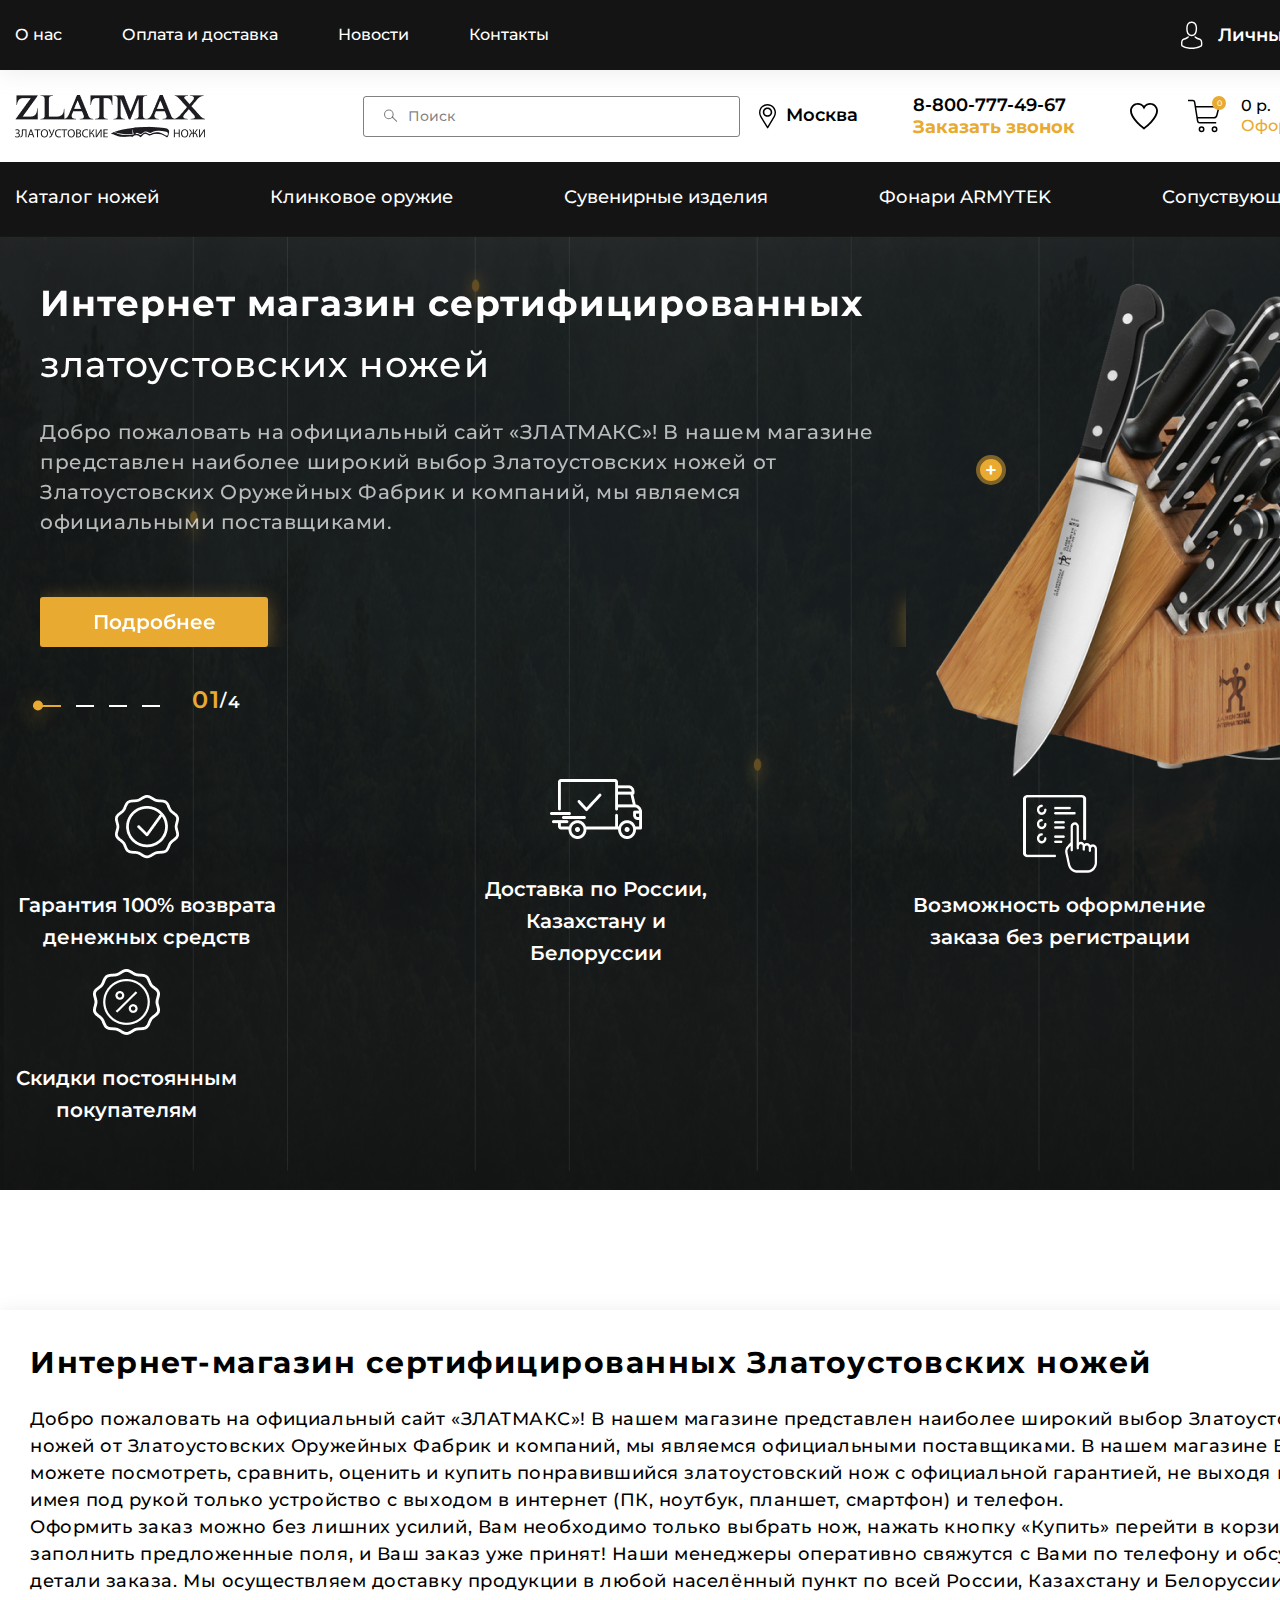
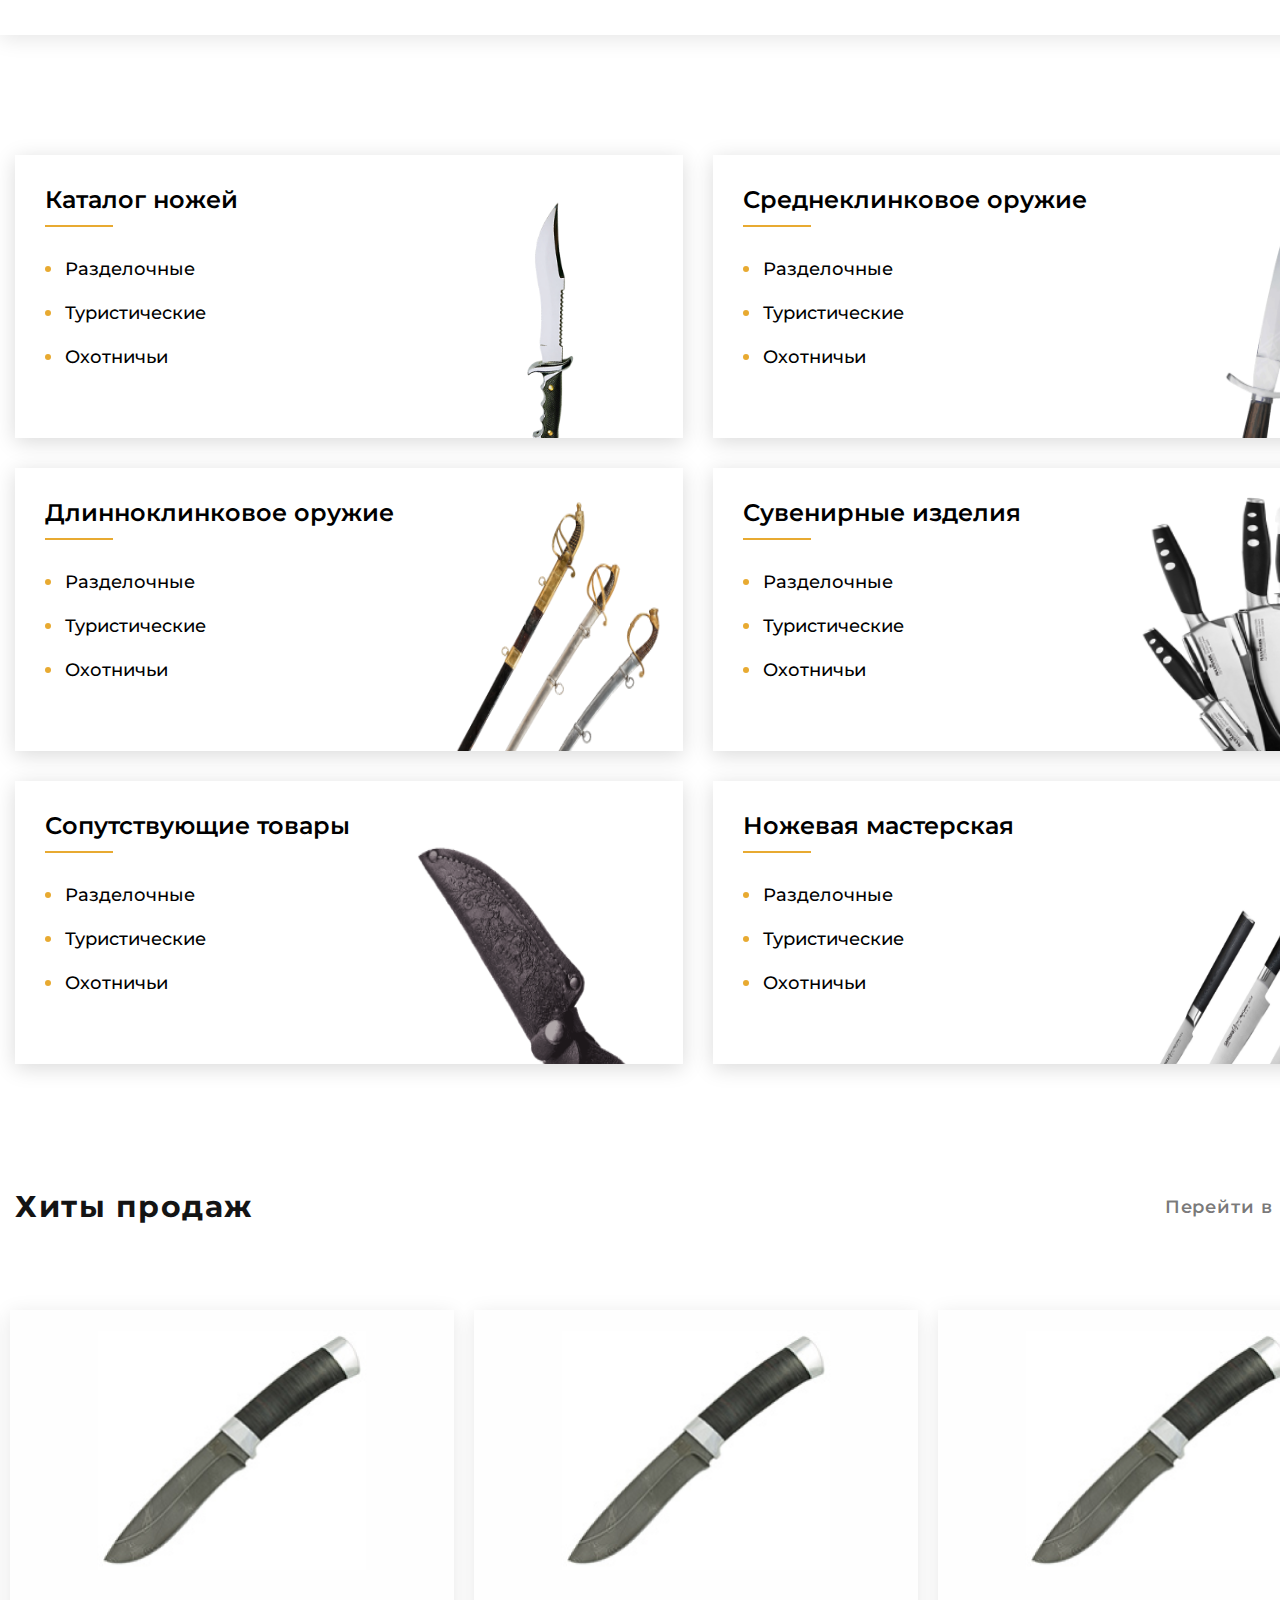
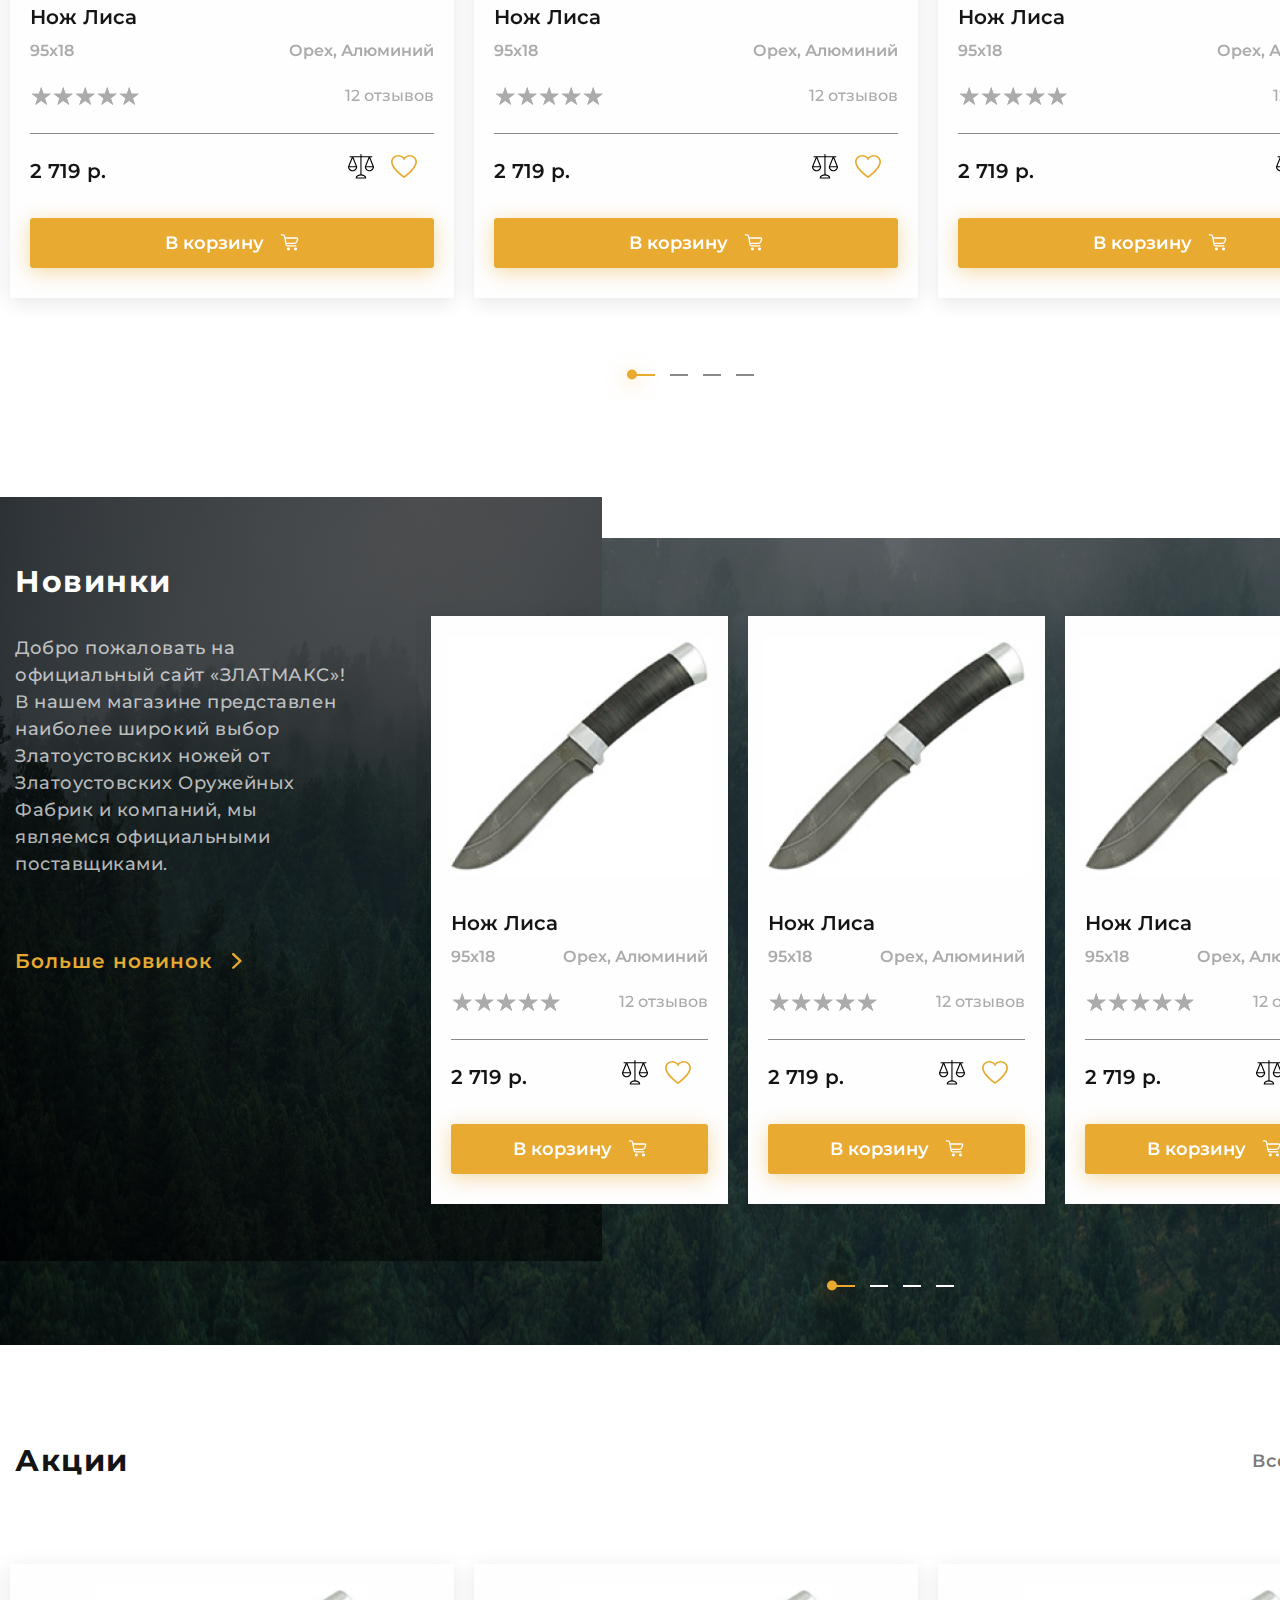
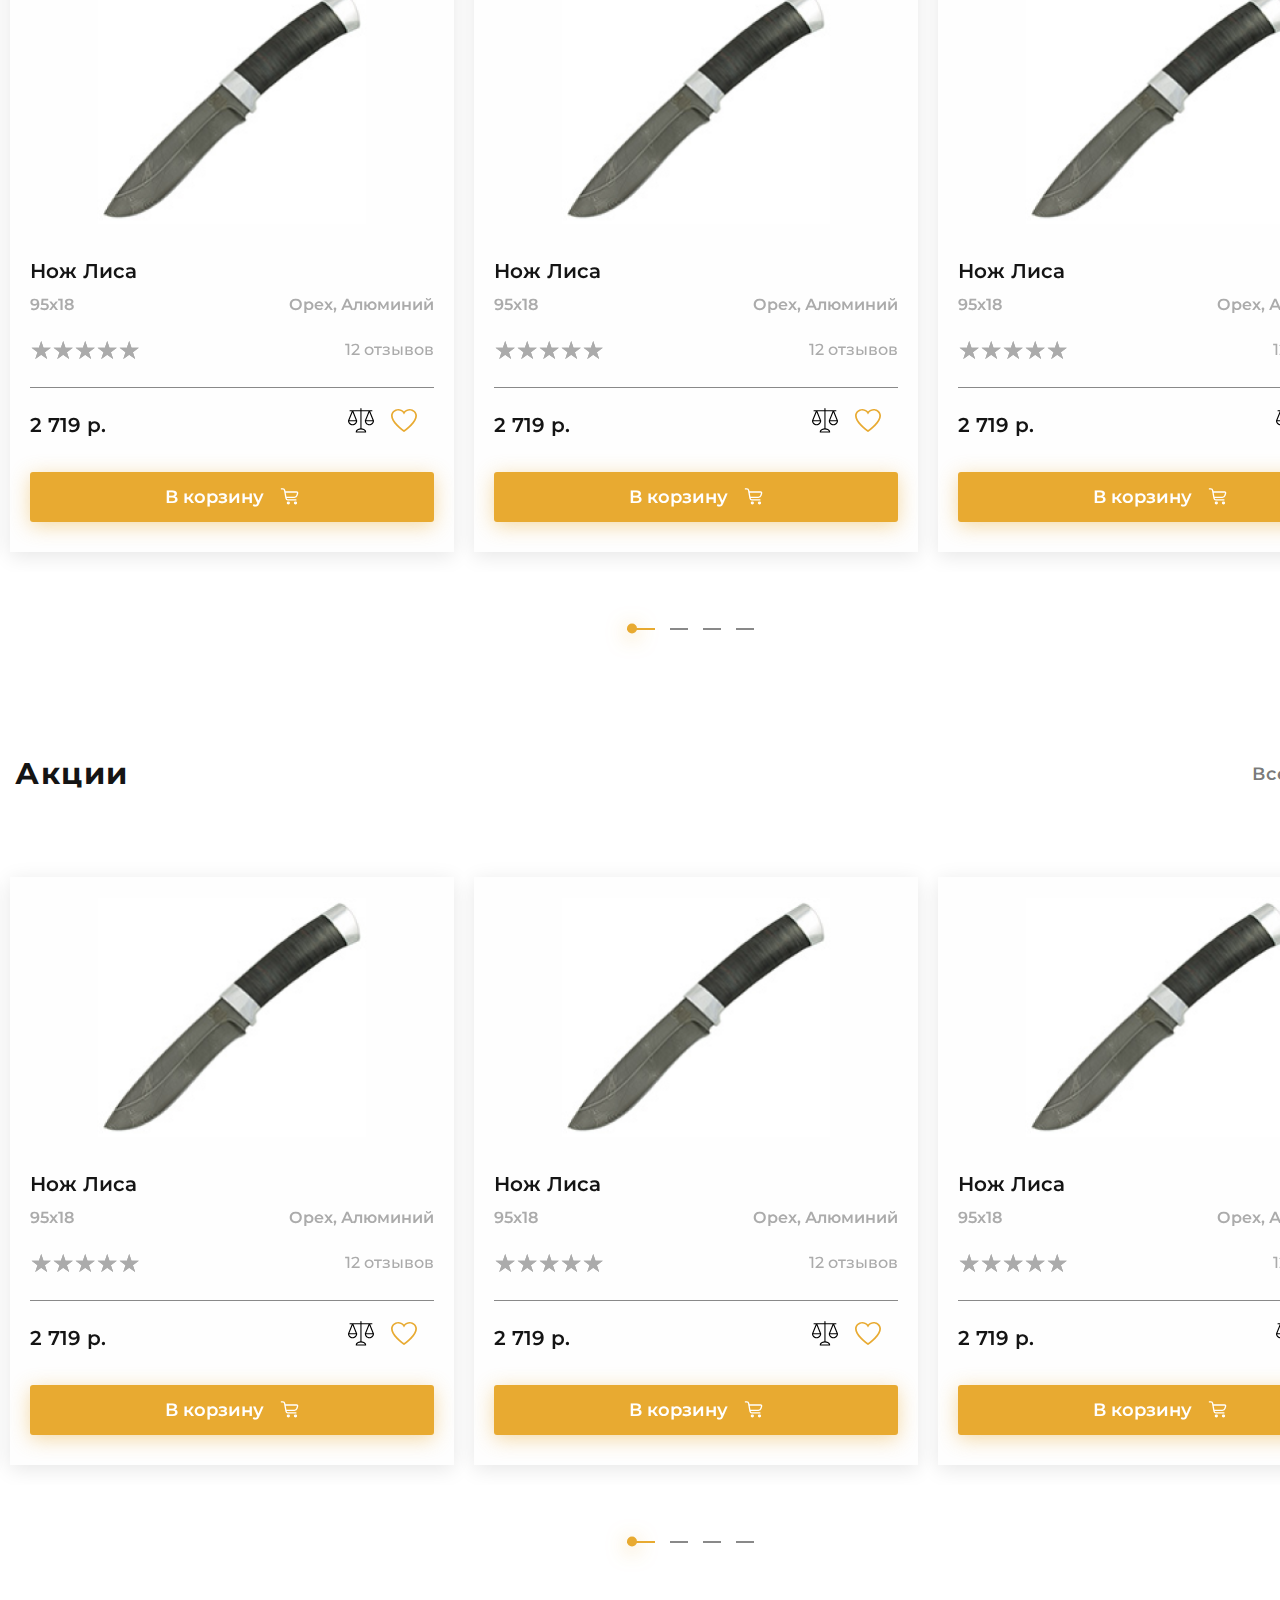
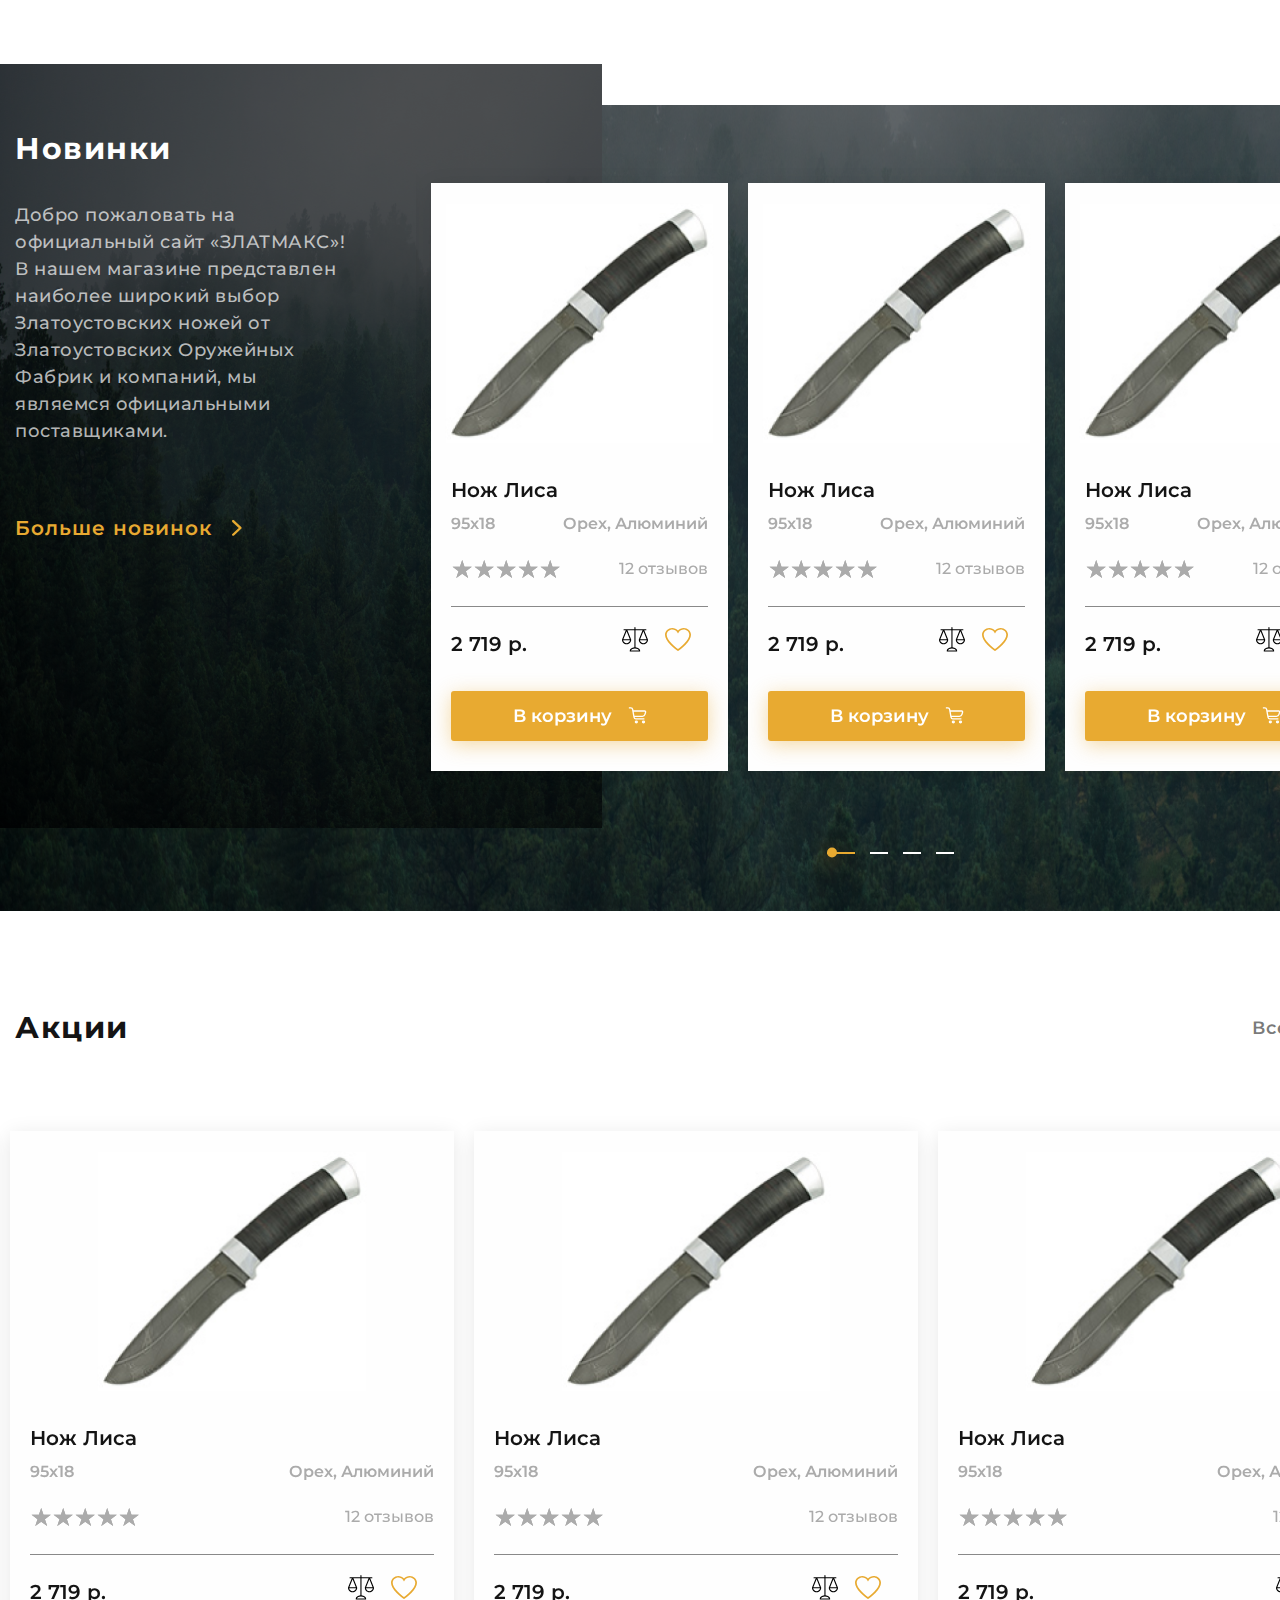
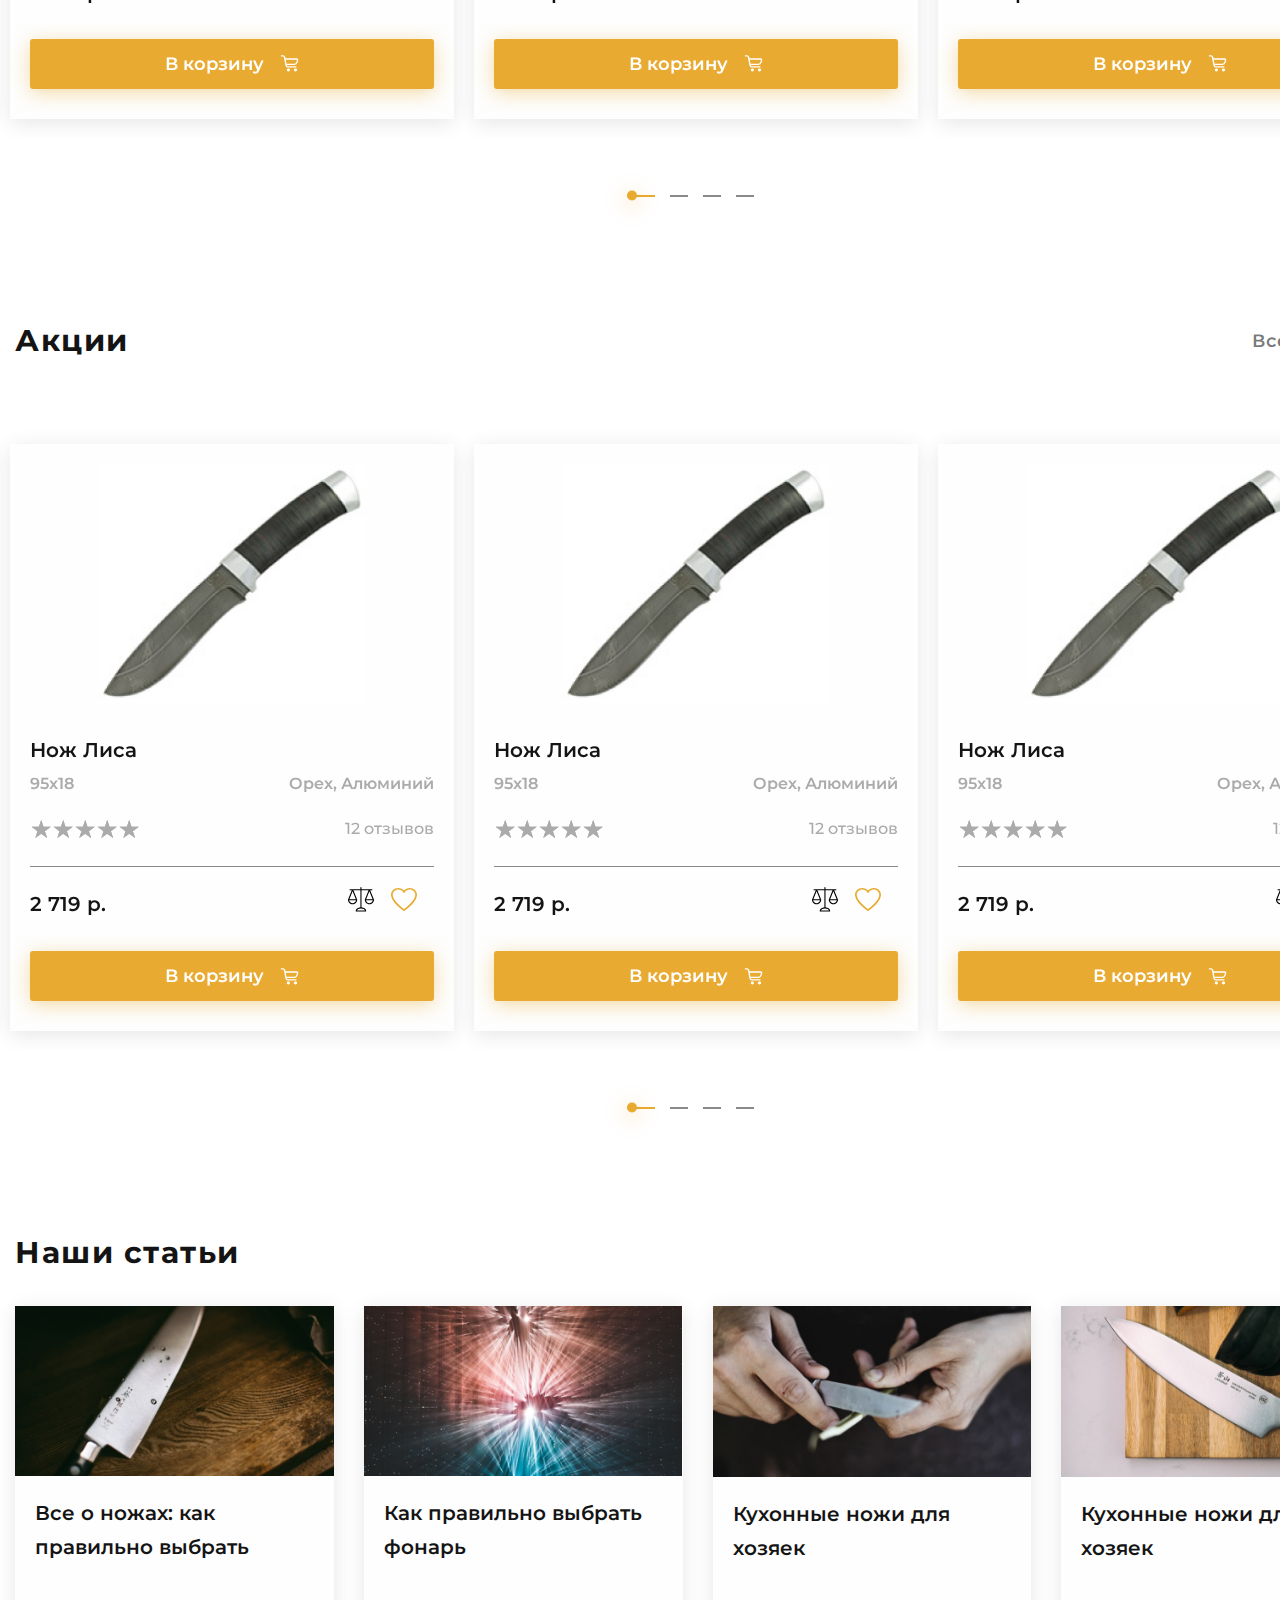
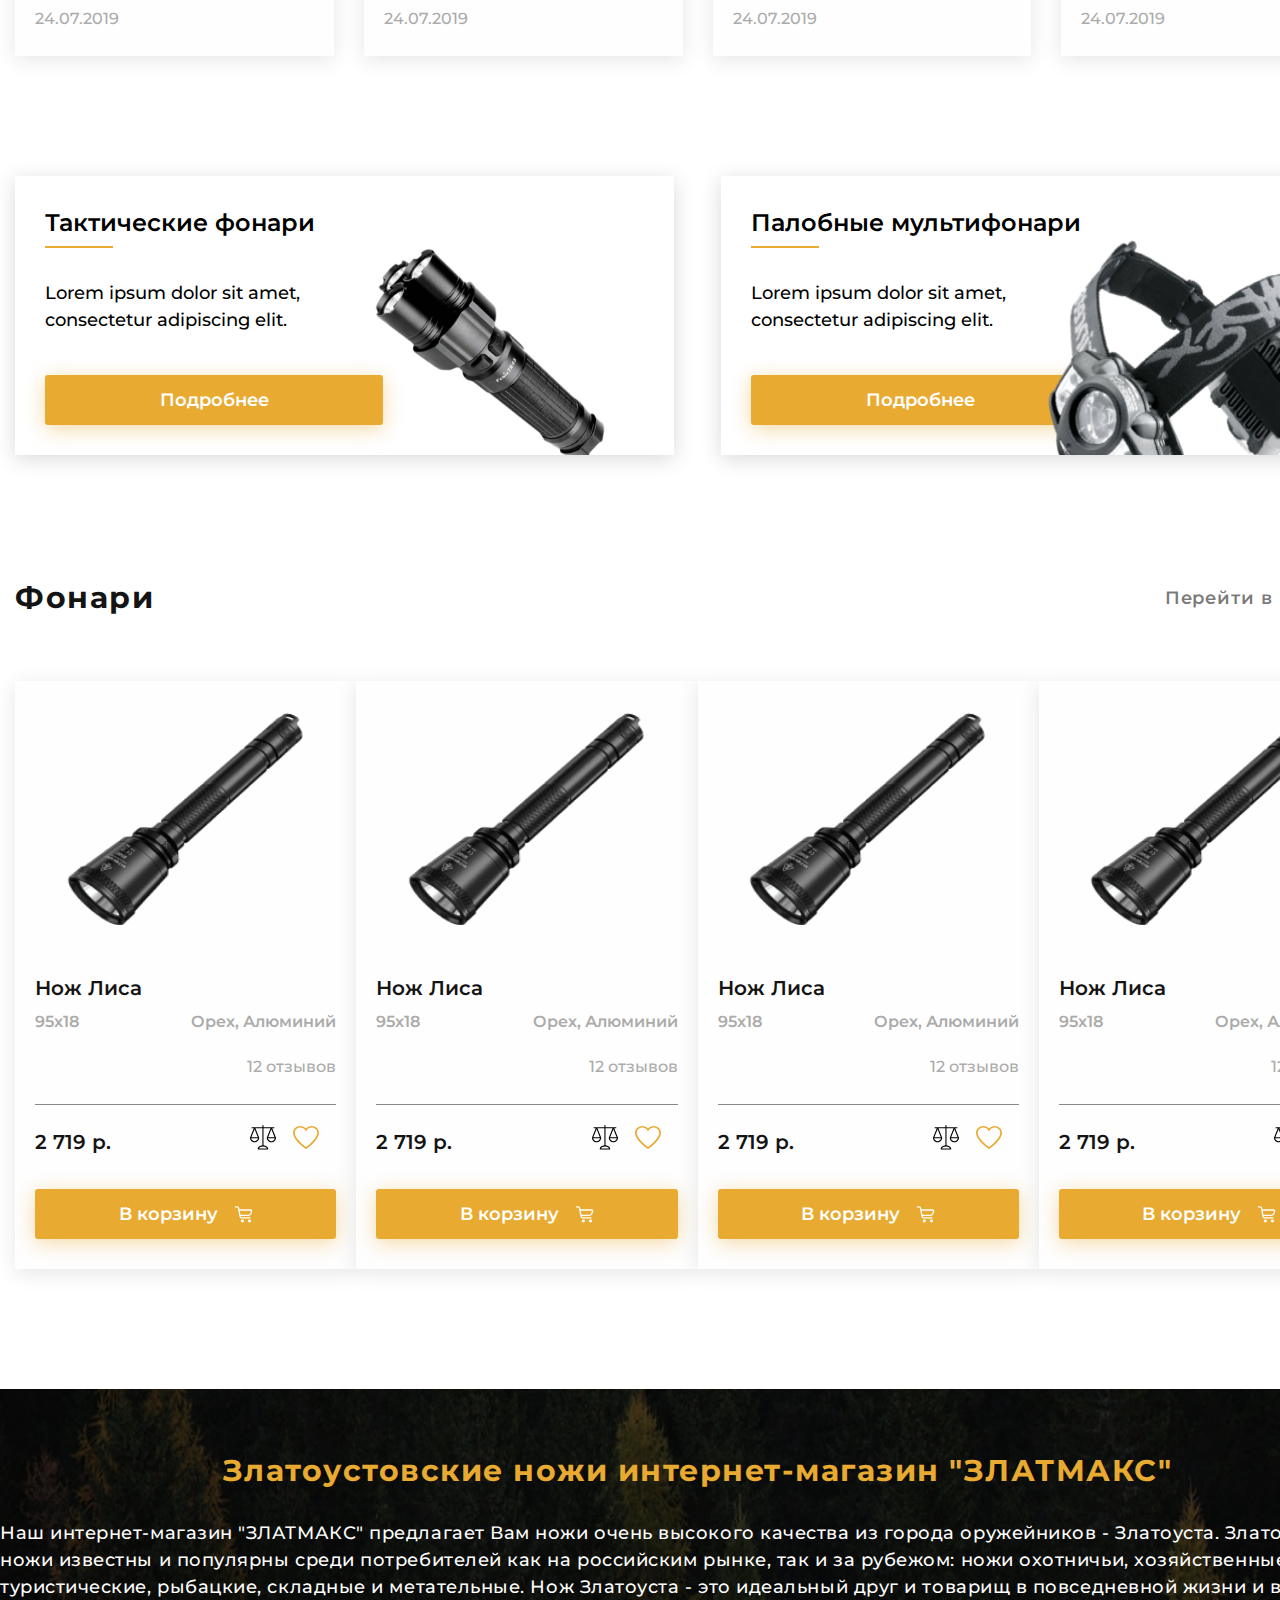
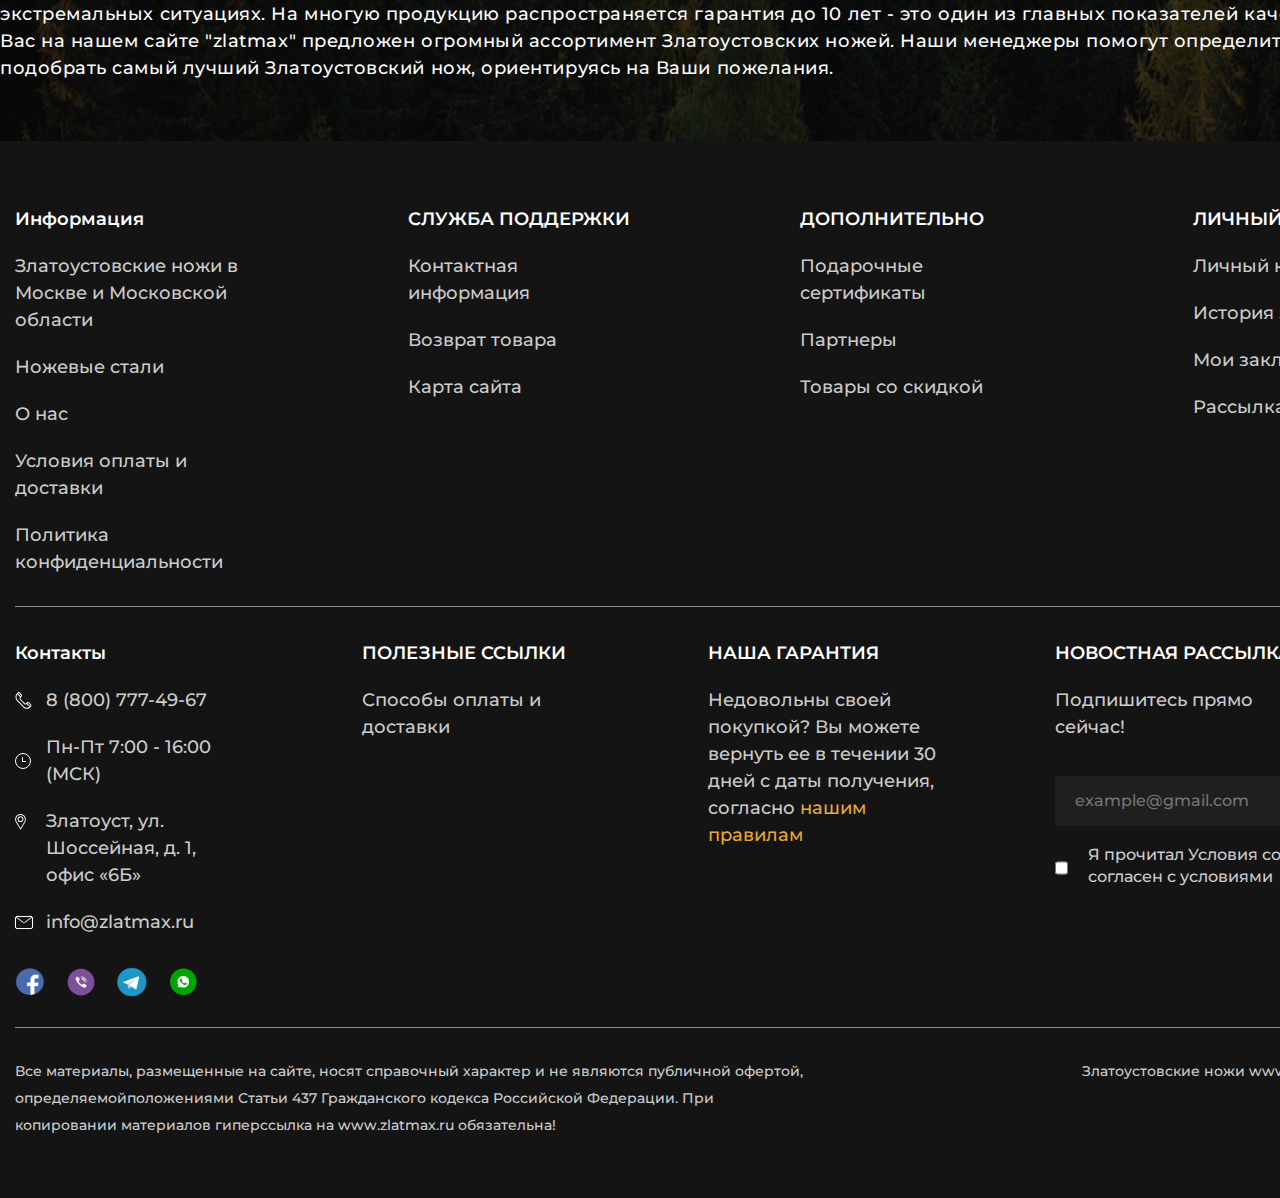
<file: index.html>
<!DOCTYPE html>
<html lang="en">

<head>
   <meta charset="UTF-8">
   <meta http-equiv="X-UA-Compatible" content="IE=edge">
   <title>Zlatmax</title>
   <link rel="stylesheet" href="css/style.css">
</head>

<body>
<div class="wrapper">
	<header class="header">
		<div class="header__top top-header">
			<div class="top-header__container">	
				<nav class="menu">
					<ul class="menu__list">
						<li class="menu__item"><a href="" class="menu__link">О нас</a></li>
						<li class="menu__item"><a href="" class="menu__link">Оплата и доставка</a></li>
						<li class="menu__item"><a href="" class="menu__link">Новости</a></li>
						<li class="menu__item"><a href="" class="menu__link">Контакты</a></li>
					</ul>
				</nav>
				<a href="#" class="top-header__user">
					<svg width="22" height="29" viewBox="0 0 22 29" fill="none" xmlns="http://www.w3.org/2000/svg">
					<path d="M10.5941 15.3117C10.6201 15.3117 10.6461 15.3117 10.6773 15.3117C10.6877 15.3117 10.6981 15.3117 10.7085 15.3117C10.7242 15.3117 10.745 15.3117 10.7606 15.3117C12.2849 15.2831 13.5179 14.6931 14.4283 13.5646C16.4313 11.0784 16.0983 6.81654 16.0619 6.40983C15.9319 3.35661 14.6208 1.89587 13.5387 1.21419C12.7323 0.704369 11.7907 0.429408 10.7398 0.406494H10.7033C10.6981 0.406494 10.6877 0.406494 10.6825 0.406494H10.6513C10.0738 0.406494 8.9397 0.509605 7.85237 1.19128C6.75985 1.87296 5.42801 3.33369 5.29795 6.40983C5.26153 6.81654 4.92857 11.0784 6.93153 13.5646C7.83677 14.6931 9.06976 15.2831 10.5941 15.3117ZM6.68701 6.55304C6.68701 6.53585 6.69222 6.51867 6.69222 6.50721C6.8639 2.39997 9.51197 1.95888 10.6461 1.95888H10.6669C10.6773 1.95888 10.6929 1.95888 10.7085 1.95888C12.1132 1.99325 14.5012 2.62337 14.6624 6.50721C14.6624 6.52439 14.6624 6.54158 14.6676 6.55304C14.6728 6.59313 15.037 10.4884 13.3826 12.5392C12.7271 13.3526 11.8531 13.7536 10.7033 13.7651C10.6929 13.7651 10.6877 13.7651 10.6773 13.7651C10.6669 13.7651 10.6617 13.7651 10.6513 13.7651C9.50677 13.7536 8.62755 13.3526 7.97723 12.5392C6.32804 10.4999 6.68181 6.58741 6.68701 6.55304Z" fill="white"/>
					<path d="M21.3682 22.3805C21.3682 22.3748 21.3682 22.3691 21.3682 22.3633C21.3682 22.3175 21.363 22.2717 21.363 22.2201C21.3318 21.0859 21.2641 18.4337 19.0062 17.5859C18.9906 17.5801 18.9698 17.5744 18.9542 17.5687C16.6079 16.9099 14.6569 15.4206 14.6361 15.4034C14.3188 15.157 13.8817 15.243 13.658 15.5924C13.4343 15.9418 13.5124 16.423 13.8297 16.6693C13.9182 16.7381 15.9888 18.3248 18.5796 19.0581C19.7918 19.5335 19.9271 20.9599 19.9635 22.266C19.9635 22.3175 19.9635 22.3633 19.9687 22.4092C19.9739 22.9247 19.9427 23.721 19.8594 24.1792C19.0166 24.7062 15.713 26.5279 10.6874 26.5279C5.68257 26.5279 2.35816 24.7005 1.51015 24.1735C1.42691 23.7152 1.39049 22.919 1.40089 22.4034C1.40089 22.3576 1.4061 22.3118 1.4061 22.2602C1.44251 20.9542 1.57778 19.5278 2.78997 19.0523C5.38082 18.3191 7.45143 16.7266 7.53987 16.6636C7.85722 16.4173 7.93526 15.9361 7.71155 15.5867C7.48784 15.2372 7.05083 15.1513 6.73348 15.3976C6.71267 15.4148 4.77213 16.9042 2.41539 17.563C2.39458 17.5687 2.37897 17.5744 2.36336 17.5801C0.105466 18.4337 0.0378337 21.0859 0.00661858 22.2144C0.00661858 22.266 0.00661846 22.3118 0.00141594 22.3576C0.00141594 22.3633 0.00141594 22.3691 0.00141594 22.3748C-0.00378658 22.6727 -0.00898899 24.2021 0.266745 24.9697C0.31877 25.1187 0.412415 25.2447 0.537276 25.3306C0.693352 25.4452 4.43396 28.0688 10.6926 28.0688C16.9512 28.0688 20.6918 25.4395 20.8479 25.3306C20.9676 25.2447 21.0664 25.1187 21.1185 24.9697C21.3786 24.2079 21.3734 22.6784 21.3682 22.3805Z" fill="white"/>
					</svg>
					<p>Личный кабинет</p>
				</a>
			</div>		
		</div>
		<div class="header__mid mid-header">
			<div class="mid-header__container">
				<div class="mid-header__row">
					<div class="mid-header__logo">
					   <a href="#"><img src="img/logo.png" alt=""></a>
					</div>
					<form action="#" class="mid-header__search">
						<img src="img/svg/search.svg" alt="">
						<input type="text" placeholder="Поиск">
					</form>
				</div>
				<div class="mid-header__actions">
					<div class="mid-header__location">
						<a href="#"><img src="img/svg/loc.svg" alt=""></a>
						<a href="#"><p>Москва</p></a>
					</div>
					<div class="mid-header__call">
						<a href="tel:88007774967" class="mid-header__number">8-800-777-49-67</a>
						<a href="#">Заказать звонок</a>
					</div>
					<a href="#" class="mid-header__favourite">
						<img src="img/svg/favourite.svg" alt="">
					</a>
					<a href="#" class="mid-header__cart">
						<img src="img/svg/cart.svg" alt="">
						<span>0</span>
					</a>
					<div class="mid-header__info">
						 <p><span>0</span> р.</p>
						 <a href="#">Оформить заказ</a>
					</div>
				</div>
			</div>
		</div>
		<div class="header__bottom bottom-header">
			<div class="bottom-header__container">
				<nav class="bottom-header__menu">
					<ul class="bottom-header__menu__list">
						<li class="bottom-header__menu__item bottom-header__menu__item-1"><a href="" class="bottom-header__menu__link">Каталог ножей</a></li>
						<li class="bottom-header__menu__item"><a href="" class="bottom-header__menu__link">Клинковое оружие</a></li>
						<li class="bottom-header__menu__item"><a href="" class="bottom-header__menu__link">Сувенирные изделия</a></li>
						<li class="bottom-header__menu__item"><a href="" class="bottom-header__menu__link">Фонари ARMYTEK</a></li>
						<li class="bottom-header__menu__item"><a href="" class="bottom-header__menu__link">Сопуствующие товары</a></li>
					</ul>
				</nav>
			</div>
			<div class="header-absolute ">
				<div class="header-absolute__container">
					<div class="header-absolute__column">
						<a href="#"class="header-absolute__title">Категория ножей</a>
						<ul>
							<li><a href="#" class="header-absolute__link">Разделочные ножи</a></li>
							<li><a href="#" class="header-absolute__link">Туристические ножи</a></li>
							<li><a href="#" class="header-absolute__link">Ножи охотничьи</a></li>
							<li><a href="#" class="header-absolute__link">Булатные ножи</a></li>
							<li><a href="#" class="header-absolute__link">Ножи из дамаска</a></li>
							<li><a href="#" class="header-absolute__link">Тактического назначения</a></li>
							<li><a href="#" class="header-absolute__link">Метательные ножи</a></li>
							<li><a href="#" class="header-absolute__link">Мачете и кукри</a></li>
							<li><a href="#" class="header-absolute__link">Ножи кухонные</a></li>								
						</ul>
						<a href="" class="header-absolute__footer">Cмотреть все</a>
					</div>
					<div class="header-absolute__column">
						<a href="#"class="header-absolute__title">Производство ножей</a>
						<ul>
							<li><a href="#" class="header-absolute__link">Ножи АИР</a></li>
							<li><a href="#" class="header-absolute__link">Ножи ЗИК</a></li>
							<li><a href="#" class="header-absolute__link">Ножи ЗЗОСС</a></li>
							<li><a href="#" class="header-absolute__link">Ножи РОСоружие</a></li>
							<li><a href="#" class="header-absolute__link">Ножи Оружейник</a></li>
							<li><a href="#" class="header-absolute__link">Булат Сергея Баранова</a></li>
							<li><a href="#" class="header-absolute__link">Булат Андрея Умерова</a></li>
							<li><a href="#" class="header-absolute__link">Ножи Златко</a></li>
							<li><a href="#" class="header-absolute__link">Ножи Стиль-М</a></li>
							<li><a href="#" class="header-absolute__link">Оружейная компания</a></li>									
						</ul>
						<a href="" class="header-absolute__footer">Cмотреть все</a>
					</div>	
					<div class="header-absolute__column">
						<a href="#"class="header-absolute__title">Ножи по маркам стали</a>
						<ul>
							<li><a href="#" class="header-absolute__link">Ножи из стали 40х102С2М</a></li>
							<li><a href="#" class="header-absolute__link">Ножи из стали 95х18</a></li>
							<li><a href="#" class="header-absolute__link">Ножи из стали 100х13м</a></li>
							<li><a href="#" class="header-absolute__link">Ножи из стали 110х18м-ШД</a></li>
							<li><a href="#" class="header-absolute__link">Ножи из стали ЭИ-107 ТЦ</a></li>
							<li><a href="#" class="header-absolute__link">Ножи из стали 50х14МФ</a></li>
							<li><a href="#" class="header-absolute__link">Ножи из стали AUS-8</a></li>
							<li><a href="#" class="header-absolute__link">Ножи из стали К340</a></li>
							<li><a href="#" class="header-absolute__link">Ножи из стали M390</a></li>
							<li><a href="#" class="header-absolute__link">Ножи из стали ЭП-766</a></li>									
						</ul>
						<a href="" class="header-absolute__footer">Cмотреть все</a>
					</div>	
					<div class="header-absolute__column">
						<a href="#"class="header-absolute__title">Заточка и полировка ножей</a>
						<ul>
							<li><a href="#" class="header-absolute__link">Паста ГОИ</a></li>
							<li><a href="#" class="header-absolute__link">Алмазная паста</a></li>
							<li><a href="#" class="header-absolute__link">Бруски и камни для заточки</a></li>
							<li><a href="#" class="header-absolute__link">Заточные системы</a></li>
						</ul>
						<a href="" class="header-absolute__footer">Cмотреть все</a>
					</div>
					<div class="header-absolute__column">
						<a href="#"class="header-absolute__title">Ножевая мастерская</a>
						<ul>
							<li><a href="#" class="header-absolute__link">Ножевые клинки</a></li>
							<li><a href="#" class="header-absolute__link">Заготовки для ножей</a></li>
							<li><a href="#" class="header-absolute__link">Литье для ножей</a></li>
							<li><a href="#" class="header-absolute__link">Материалы для рукоятей</a></li>
							<li><a href="#" class="header-absolute__link">Уход за рукоятиями ножей</a></li>
						</ul>
						<a href="" class="header-absolute__footer">Cмотреть все</a>
					</div>																				
				</div>
			</div>			
		</div>

	</header>         <section class="main">
            <div class="main__container">
               <div class="main__row">
                  <div class="slider__body">
                     <div class="main__slider slider-main">
                        <div class="slider-main__item">
                           <div class="slider-main__title">
                              Интернет магазин сертифицированных  
                           </div>
                           <div class="slider-main__subtitle">
                              златоустовских ножей
                           </div>
                           <div class="slider-main__text">
                              Добро пожаловать на официальный сайт «ЗЛАТМАКС»! В нашем магазине представлен наиболее широкий выбор Златоустовских ножей от Златоустовских Оружейных Фабрик и компаний, мы являемся официальными поставщиками.
                           </div>

                           <a href="#" class="slider-main__btn button">
                              Подробнее
                           </a>
                        </div>
                        <div class="slider-main__item">
                           <div class="slider-main__title">
                              Интернет магазин сертифицированных  
                           </div>
                           <div class="slider-main__subtitle">
                              златоустовских ножей
                           </div>
                           <div class="slider-main__text">
                              Добро пожаловать на официальный сайт «ЗЛАТМАКС»! В нашем магазине представлен наиболее широкий выбор Златоустовских ножей от Златоустовских Оружейных Фабрик и компаний, мы являемся официальными поставщиками.
                           </div>

                           <a href="#" class="slider-main__btn button">
                              Подробнее
                           </a>
                        </div>
                        <div class="slider-main__item">
                           <div class="slider-main__title">
                              Интернет магазин сертифицированных  
                           </div>
                           <div class="slider-main__subtitle">
                              златоустовских ножей
                           </div>
                           <div class="slider-main__text">
                              Добро пожаловать на официальный сайт «ЗЛАТМАКС»! В нашем магазине представлен наиболее широкий выбор Златоустовских ножей от Златоустовских Оружейных Фабрик и компаний, мы являемся официальными поставщиками.
                           </div>

                           <a href="#" class="slider-main__btn button">
                              Подробнее
                           </a>
                        </div>
                        <div class="slider-main__item">
                           <div class="slider-main__title">
                              Интернет магазин сертифицированных  
                           </div>
                           <div class="slider-main__subtitle">
                              златоустовских ножей
                           </div>
                           <div class="slider-main__text">
                              Добро пожаловать на официальный сайт «ЗЛАТМАКС»! В нашем магазине представлен наиболее широкий выбор Златоустовских ножей от Златоустовских Оружейных Фабрик и компаний, мы являемся официальными поставщиками.
                           </div>

                           <a href="#" class="slider-main__btn button">
                              Подробнее
                           </a>
                        </div>                        
                     </div>
                     <div class="slider-main__dots">
                        <div class="main__fraction">
                           <span>0<span>1</span></span>/<p>4</p>
                        </div>
                     </div>

                  </div>
                  <div class="main__image">
                     <img src="img/main/knife.png" alt="">
                     <a class="main__image-spoiler1" title="Information" href="#">+</a>
                     <a class="main__image-spoiler2" title="Info"  href="#">+</a>
                     <a class="main__image-spoiler3" title="Hello"  href="#">+</a>
                  </div>
               </div>                     
               <div class="main__benefits">
                  <div class="benefits-main__item">
                     <div class="benefits-main__item-img"><img src="img/main/1.png" alt=""></div>
                     <p>Гарантия 100% возврата денежных средств</p>
                  </div>
                  <div class="benefits-main__item">
                     <div class="benefits-main__item-img"><img src="img/main/2.png" alt=""></div>
                     <p>Доставка по России, Казахстану и Белоруссии</p>
                  </div>
                  <div class="benefits-main__item">
                     <div class="benefits-main__item-img"><img src="img/main/3.png" alt=""></div>
                     <p>Возможность оформление заказа без регистрации</p>
                  </div>
                  <div class="benefits-main__item">
                     <div class="benefits-main__item-img"><img src="img/main/4.png" alt=""></div>
                     <p>Скидки постоянным покупателям</p>
                  </div>                                             
               </div>
            </div>
         </section>
         <section class="information">
            <div class="information__container">
               <div class="information__title">
                  Интернет-магазин сертифицированных Златоустовских ножей
               </div>
               <div class="information__text">
                  Добро пожаловать на официальный сайт «ЗЛАТМАКС»! В нашем магазине представлен наиболее широкий выбор Златоустовских ножей от Златоустовских Оружейных Фабрик и компаний, мы являемся официальными поставщиками. В нашем магазине Вы можете посмотреть, сравнить, оценить и купить понравившийся златоустовский нож с официальной гарантией, не выходя из дома, имея под рукой только устройство с выходом в интернет (ПК, ноутбук, планшет, смартфон) и телефон.
                 <p> Оформить заказ можно без лишних усилий, Вам необходимо только выбрать нож, нажать кнопку «Купить» перейти в корзину и заполнить предложенные поля, и Ваш заказ уже принят! Наши менеджеры оперативно свяжутся с Вами по телефону и обсудят детали заказа. Мы осуществляем доставку продукции в любой населённый пункт по всей России, Казахстану и Белоруссии.</p>
               </div>   
            </div>
         </section>
         <div class="cards">
            <div class="cards__container">
               <div class="cards__body">
                  <div class="cards__item item-cards">
                     <a href="" class="item-cards__title">Каталог ножей</a>
                     <ul class="item-cards__list">
                        <li><a href="#" class="item-cards__link">Разделочные </a></li>
                        <li><a href="#" class="item-cards__link">Туристические</a></li>
                        <li><a href="#" class="item-cards__link">Охотничьи</a></li>
                     </ul>
                     <img src="img/cards/1.png" alt="">
                  </div>
                  <div class="cards__item item-cards">
                     <a href="" class="item-cards__title">Среднеклинковое оружие</a>
                     <ul class="item-cards__list">
                        <li><a href="#" class="item-cards__link">Разделочные </a></li>
                        <li><a href="#" class="item-cards__link">Туристические</a></li>
                        <li><a href="#" class="item-cards__link">Охотничьи</a></li>
                     </ul>
                     <img src="img/cards/2.png" alt="">
                  </div>
                  <div class="cards__item item-cards">
                     <a href="" class="item-cards__title">Длинноклинковое оружие</a>
                     <ul class="item-cards__list">
                        <li><a href="#" class="item-cards__link">Разделочные </a></li>
                        <li><a href="#" class="item-cards__link">Туристические</a></li>
                        <li><a href="#" class="item-cards__link">Охотничьи</a></li>
                     </ul>
                     <img src="img/cards/3.png" alt="">
                  </div>      
                  <div class="cards__item item-cards">
                     <a href="" class="item-cards__title">Сувенирные изделия</a>
                     <ul class="item-cards__list">
                        <li><a href="#" class="item-cards__link">Разделочные </a></li>
                        <li><a href="#" class="item-cards__link">Туристические</a></li>
                        <li><a href="#" class="item-cards__link">Охотничьи</a></li>
                     </ul>
                     <img src="img/cards/4.png" alt="">
                  </div>  
                  <div class="cards__item item-cards">
                     <a href="" class="item-cards__title">Сопутствующие товары</a>
                     <ul class="item-cards__list">
                        <li><a href="#" class="item-cards__link">Разделочные </a></li>
                        <li><a href="#" class="item-cards__link">Туристические</a></li>
                        <li><a href="#" class="item-cards__link">Охотничьи</a></li>
                     </ul>
                     <img src="img/cards/5.png" alt="">
                  </div>
                  <div class="cards__item item-cards">
                     <a href="" class="item-cards__title">Ножевая мастерская</a>
                     <ul class="item-cards__list">
                        <li><a href="#" class="item-cards__link">Разделочные </a></li>
                        <li><a href="#" class="item-cards__link">Туристические</a></li>
                        <li><a href="#" class="item-cards__link">Охотничьи</a></li>
                     </ul>
                     <img src="img/cards/6.png" alt="">
                  </div>   
               </div>                                                                 
            </div>
         </div>
         <div class="sell">
            <div class="sell__container">
               <div class="header-title">
                  <div class="title">Хиты продаж</div>
                  <a href="#"><span>Перейти в каталог</span><img src="img/svg/next.svg" alt=""></a>
               </div>
               <div class="objects">
                  <div class="objects__item">
                    <a class="objects__img"href="#"><img src="img/1.png" alt=""></a>
                     <a href="" class="objects__title">Нож Лиса</a>
                     <div class="objects__info">
                        <p>95x18</p>
                        <span>Орех, Алюминий</span>
                     </div>
                     <div class="objects__ratings">
                        <div class="objects__rating">
                           <div class="objects__rating-items">                   
                              <input id="simple-rating1__5" type="radio" class="objects__rating-item" name="simple-rating1" value = "5">
                              <label for="simple-rating1__5" class="objects__rating-label"></label>
                              <input id="simple-rating1__4" checked type="radio" class="objects__rating-item" name="simple-rating1" value = "4">
                              <label for="simple-rating1__4" class="objects__rating-label"></label>
                              <input id="simple-rating1__3" type="radio" class="objects__rating-item" name="simple-rating1" value = "3">
                              <label for="simple-rating1__3" class="objects__rating-label"></label>   
                              <input id="simple-rating1__2" type="radio" class="objects__rating-item" name="simple-rating1" value = "2">
                              <label for="simple-rating1__2" class="objects__rating-label"></label>
                              <input id="simple-rating1__1" type="radio" class="objects__rating-item" name="simple-rating1" value = "1">
                              <label for="simple-rating1__1" class="objects__rating-label"></label>                                                                                
                           </div>
                        </div>
                        <span>12 отзывов</span>
                     </div>
                     <div class="objects__footer">
                        <span> 2 719 р.</span>
                        <div class="objects__actions">
                           <a href="#"><img src="img/svg/compare.svg" alt=""></a>
                           <a href="#"><img src="img/svg/favourite1.svg" alt=""></a>
                        </div>
                     </div>
                     <a class="objects__link"href="#">
                        <span>В корзину</span>
                        <img src="img/svg/cart1.svg" alt="">
                     </a>
                  </div>
                  <div class="objects__item">
                    <a class="objects__img"href="#"><img src="img/1.png" alt=""></a>
                     <a href="" class="objects__title">Нож Лиса</a>
                     <div class="objects__info">
                        <p>95x18</p>
                        <span>Орех, Алюминий</span>
                     </div>
                     <div class="objects__ratings">
                        <div class="objects__rating">
                           <div class="objects__rating-items">                   
                              <input id="simple-rating2__5" type="radio" class="objects__rating-item" name="simple-rating2" value = "5">
                              <label for="simple-rating2__5" class="objects__rating-label"></label>
                              <input id="simple-rating2__4" checked type="radio" class="objects__rating-item" name="simple-rating2" value = "4">
                              <label for="simple-rating2__4" class="objects__rating-label"></label>
                              <input id="simple-rating2__3" type="radio" class="objects__rating-item" name="simple-rating2" value = "3">
                              <label for="simple-rating2__3" class="objects__rating-label"></label>   
                              <input id="simple-rating2__2" type="radio" class="objects__rating-item" name="simple-rating2" value = "2">
                              <label for="simple-rating2__2" class="objects__rating-label"></label>
                              <input id="simple-rating2__1" type="radio" class="objects__rating-item" name="simple-rating2" value = "1">
                              <label for="simple-rating2__1" class="objects__rating-label"></label>                                                                                
                           </div>
                        </div>
                        <span>12 отзывов</span>
                     </div>
                     <div class="objects__footer">
                        <span> 2 719 р.</span>
                        <div class="objects__actions">
                           <a href="#"><img src="img/svg/compare.svg" alt=""></a>
                           <a href="#"><img src="img/svg/favourite1.svg" alt=""></a>
                        </div>
                     </div>
                     <a class="objects__link"href="#">
                        <span>В корзину</span>
                        <img src="img/svg/cart1.svg" alt="">
                     </a>
                  </div>
                  <div class="objects__item">
                    <a class="objects__img"href="#"><img src="img/1.png" alt=""></a>
                     <a href="" class="objects__title">Нож Лиса</a>
                     <div class="objects__info">
                        <p>95x18</p>
                        <span>Орех, Алюминий</span>
                     </div>
                     <div class="objects__ratings">
                        <div class="objects__rating">
                           <div class="objects__rating-items">                   
                              <input id="simple-rating3__5" type="radio" class="objects__rating-item" name="simple-rating3" value = "5">
                              <label for="simple-rating3__5" class="objects__rating-label"></label>
                              <input id="simple-rating3__4" checked type="radio" class="objects__rating-item" name="simple-rating3" value = "4">
                              <label for="simple-rating3__4" class="objects__rating-label"></label>
                              <input id="simple-rating3__3" type="radio" class="objects__rating-item" name="simple-rating3" value = "3">
                              <label for="simple-rating3__3" class="objects__rating-label"></label>   
                              <input id="simple-rating3__2" type="radio" class="objects__rating-item" name="simple-rating3" value = "2">
                              <label for="simple-rating3__2" class="objects__rating-label"></label>
                              <input checked id="simple-rating3__1" type="radio" class="objects__rating-item" name="simple-rating3" value = "1">
                              <label for="simple-rating3__1"  class="objects__rating-label"></label>                                                                                
                           </div>
                        </div>
                        <span>12 отзывов</span>
                     </div>
                     <div class="objects__footer">
                        <span> 2 719 р.</span>
                        <div class="objects__actions">
                           <a href="#"><img src="img/svg/compare.svg" alt=""></a>
                           <a href="#"><img src="img/svg/favourite1.svg" alt=""></a>
                        </div>
                     </div>
                     <a class="objects__link"href="#">
                        <span>В корзину</span>
                        <img src="img/svg/cart1.svg" alt="">
                     </a>
                  </div>                  
                  <div class="objects__item">
                    <a class="objects__img"href="#"><img src="img/1.png" alt=""></a>
                     <a href="" class="objects__title">Нож Лиса</a>
                     <div class="objects__info">
                        <p>95x18</p>
                        <span>Орех, Алюминий</span>
                     </div>
                     <div class="objects__ratings">
                        <div class="objects__rating">
                           <div class="objects__rating-items">                   
                              <input id="simple-rating4__5" type="radio" class="objects__rating-item" name="simple-rating4" value = "5">
                              <label for="simple-rating4__5" class="objects__rating-label"></label>
                              <input id="simple-rating4__4"  type="radio" class="objects__rating-item" name="simple-rating4" value = "4">
                              <label for="simple-rating4__4" class="objects__rating-label"></label>
                              <input id="simple-rating4__3" checked type="radio" class="objects__rating-item" name="simple-rating4" value = "3">
                              <label for="simple-rating4__3" class="objects__rating-label"></label>   
                              <input id="simple-rating4__2" type="radio" class="objects__rating-item" name="simple-rating4" value = "2">
                              <label for="simple-rating4__2" class="objects__rating-label"></label>
                              <input id="simple-rating4__1" type="radio" class="objects__rating-item" name="simple-rating4" value = "1">
                              <label for="simple-rating4__1"  class="objects__rating-label"></label>                                                                                
                           </div>
                        </div>
                        <span>12 отзывов</span>
                     </div>
                     <div class="objects__footer">
                        <span> 2 719 р.</span>
                        <div class="objects__actions">
                           <a href="#"><img src="img/svg/compare.svg" alt=""></a>
                           <a href="#"><img src="img/svg/favourite1.svg" alt=""></a>
                        </div>
                     </div>
                     <a class="objects__link"href="#">
                        <span>В корзину</span>
                        <img src="img/svg/cart1.svg" alt="">
                     </a>
                  </div>
                  <div class="objects__item">
                    <a class="objects__img"href="#"><img src="img/1.png" alt=""></a>
                     <a href="" class="objects__title">Нож Лиса</a>
                     <div class="objects__info">
                        <p>95x18</p>
                        <span>Орех, Алюминий</span>
                     </div>
                     <div class="objects__ratings">
                        <div class="objects__rating">
                           <div class="objects__rating-items">                   
                              <input id="simple-rating5__5" type="radio" class="objects__rating-item" name="simple-rating5" value = "5">
                              <label for="simple-rating5__5" class="objects__rating-label"></label>
                              <input id="simple-rating5__4"  type="radio" class="objects__rating-item" name="simple-rating5" value = "4">
                              <label for="simple-rating5__4" class="objects__rating-label"></label>
                              <input id="simple-rating5__3" checked type="radio" class="objects__rating-item" name="simple-rating5" value = "3">
                              <label for="simple-rating5__3" class="objects__rating-label"></label>   
                              <input id="simple-rating5__2" type="radio" class="objects__rating-item" name="simple-rating5" value = "2">
                              <label for="simple-rating5__2" class="objects__rating-label"></label>
                              <input id="simple-rating5__1" type="radio" class="objects__rating-item" name="simple-rating5" value = "1">
                              <label for="simple-rating5__1"  class="objects__rating-label"></label>                                                                                
                           </div>
                        </div>
                        <span>12 отзывов</span>
                     </div>
                     <div class="objects__footer">
                        <span> 2 719 р.</span>
                        <div class="objects__actions">
                           <a href="#"><img src="img/svg/compare.svg" alt=""></a>
                           <a href="#"><img src="img/svg/favourite1.svg" alt=""></a>
                        </div>
                     </div>
                     <a class="objects__link"href="#">
                        <span>В корзину</span>
                        <img src="img/svg/cart1.svg" alt="">
                     </a>
                  </div> 
                  <div class="objects__item">
                    <a class="objects__img"href="#"><img src="img/1.png" alt=""></a>
                     <a href="" class="objects__title">Нож Лиса</a>
                     <div class="objects__info">
                        <p>95x18</p>
                        <span>Орех, Алюминий</span>
                     </div>
                     <div class="objects__ratings">
                        <div class="objects__rating">
                           <div class="objects__rating-items">                   
                              <input id="simple-rating6__5" type="radio" class="objects__rating-item" name="simple-rating6" value = "5">
                              <label for="simple-rating6__5" class="objects__rating-label"></label>
                              <input id="simple-rating6__4"  type="radio" class="objects__rating-item" name="simple-rating6" value = "4">
                              <label for="simple-rating6__4" class="objects__rating-label"></label>
                              <input id="simple-rating6__3" checked type="radio" class="objects__rating-item" name="simple-rating6" value = "3">
                              <label for="simple-rating6__3" class="objects__rating-label"></label>   
                              <input id="simple-rating6__2" type="radio" class="objects__rating-item" name="simple-rating6" value = "2">
                              <label for="simple-rating6__2" class="objects__rating-label"></label>
                              <input id="simple-rating6__1" type="radio" class="objects__rating-item" name="simple-rating6" value = "1">
                              <label for="simple-rating6__1"  class="objects__rating-label"></label>                                                                                
                           </div>
                        </div>
                        <span>12 отзывов</span>
                     </div>
                     <div class="objects__footer">
                        <span> 2 719 р.</span>
                        <div class="objects__actions">
                           <a href="#"><img src="img/svg/compare.svg" alt=""></a>
                           <a href="#"><img src="img/svg/favourite1.svg" alt=""></a>
                        </div>
                     </div>
                     <a class="objects__link"href="#">
                        <span>В корзину</span>
                        <img src="img/svg/cart1.svg" alt="">
                     </a>
                  </div>
                  <div class="objects__item">
                    <a class="objects__img"href="#"><img src="img/1.png" alt=""></a>
                     <a href="" class="objects__title">Нож Лиса</a>
                     <div class="objects__info">
                        <p>95x18</p>
                        <span>Орех, Алюминий</span>
                     </div>
                     <div class="objects__ratings">
                        <div class="objects__rating">
                           <div class="objects__rating-items">                  
                              <input id="simple-rating7__5" type="radio" class="objects__rating-item" name="simple-rating7" value = "5">
                              <label for="simple-rating7__5" class="objects__rating-label"></label>
                              <input id="simple-rating7__4"  type="radio" class="objects__rating-item" name="simple-rating7" value = "4">
                              <label for="simple-rating7__4" class="objects__rating-label"></label>
                              <input id="simple-rating7__3" checked type="radio" class="objects__rating-item" name="simple-rating7" value = "3">
                              <label for="simple-rating7__3" class="objects__rating-label"></label>   
                              <input id="simple-rating7__2" type="radio" class="objects__rating-item" name="simple-rating7" value = "2">
                              <label for="simple-rating7__2" class="objects__rating-label"></label>
                              <input id="simple-rating7__1" type="radio" class="objects__rating-item" name="simple-rating7" value = "1">
                              <label for="simple-rating7__1"  class="objects__rating-label"></label>                                                                                
                           </div>
                        </div>
                        <span>12 отзывов</span>
                     </div>
                     <div class="objects__footer">
                        <span> 2 719 р.</span>
                        <div class="objects__actions">
                           <a href="#"><img src="img/svg/compare.svg" alt=""></a>
                           <a href="#"><img src="img/svg/favourite1.svg" alt=""></a>
                        </div>
                     </div>
                     <a class="objects__link"href="#">
                        <span>В корзину</span>
                        <img src="img/svg/cart1.svg" alt="">
                     </a>
                  </div> 
                  <div class="objects__item">
                    <a class="objects__img"href="#"><img src="img/1.png" alt=""></a>
                     <a href="" class="objects__title">Нож Лиса</a>
                     <div class="objects__info">
                        <p>95x18</p>
                        <span>Орех, Алюминий</span>
                     </div>
                     <div class="objects__ratings">
                        <div class="objects__rating">
                           <div class="objects__rating-items">                   
                              <input id="simple-rating8__5" type="radio" class="objects__rating-item" name="simple-rating8" value = "5">
                              <label for="simple-rating8__5" class="objects__rating-label"></label>
                              <input id="simple-rating8__4"  type="radio" class="objects__rating-item" name="simple-rating8" value = "4">
                              <label for="simple-rating8__4" class="objects__rating-label"></label>
                              <input id="simple-rating8__3" checked type="radio" class="objects__rating-item" name="simple-rating8" value = "3">
                              <label for="simple-rating8__3" class="objects__rating-label"></label>   
                              <input id="simple-rating8__2" type="radio" class="objects__rating-item" name="simple-rating8" value = "2">
                              <label for="simple-rating8__2" class="objects__rating-label"></label>
                              <input id="simple-rating8__1" type="radio" class="objects__rating-item" name="simple-rating8" value = "1">
                              <label for="simple-rating8__1"  class="objects__rating-label"></label>                                                                                
                           </div>
                        </div>
                        <span>12 отзывов</span>
                     </div>
                     <div class="objects__footer">
                        <span> 2 719 р.</span>
                        <div class="objects__actions">
                           <a href="#"><img src="img/svg/compare.svg" alt=""></a>
                           <a href="#"><img src="img/svg/favourite1.svg" alt=""></a>
                        </div>
                     </div>
                     <a class="objects__link"href="#">
                        <span>В корзину</span>
                        <img src="img/svg/cart1.svg" alt="">
                     </a>
                  </div> 
                  <div class="objects__item">
                    <a class="objects__img"href="#"><img src="img/1.png" alt=""></a>
                     <a href="" class="objects__title">Нож Лиса</a>
                     <div class="objects__info">
                        <p>95x18</p>
                        <span>Орех, Алюминий</span>
                     </div>
                     <div class="objects__ratings">
                        <div class="objects__rating">
                           <div class="objects__rating-items">                   
                              <input id="simple-rating9__5" type="radio" class="objects__rating-item" name="simple-rating9" value = "5">
                              <label for="simple-rating9__5" class="objects__rating-label"></label>
                              <input id="simple-rating9__4"  type="radio" class="objects__rating-item" name="simple-rating9" value = "4">
                              <label for="simple-rating9__4" class="objects__rating-label"></label>
                              <input id="simple-rating9__3" checked type="radio" class="objects__rating-item" name="simple-rating9" value = "3">
                              <label for="simple-rating9__3" class="objects__rating-label"></label>   
                              <input id="simple-rating9__2" type="radio" class="objects__rating-item" name="simple-rating9" value = "2">
                              <label for="simple-rating9__2" class="objects__rating-label"></label>
                              <input id="simple-rating9__1" type="radio" class="objects__rating-item" name="simple-rating9" value = "1">
                              <label for="simple-rating9__1"  class="objects__rating-label"></label>                                                                                
                           </div>
                        </div>
                        <span>12 отзывов</span>
                     </div>
                     <div class="objects__footer">
                        <span> 2 719 р.</span>
                        <div class="objects__actions">
                           <a href="#"><img src="img/svg/compare.svg" alt=""></a>
                           <a href="#"><img src="img/svg/favourite1.svg" alt=""></a>
                        </div>
                     </div>
                     <a class="objects__link"href="#">
                        <span>В корзину</span>
                        <img src="img/svg/cart1.svg" alt="">
                     </a>
                  </div> 
                  <div class="objects__item">
                    <a class="objects__img"href="#"><img src="img/1.png" alt=""></a>
                     <a href="" class="objects__title">Нож Лиса</a>
                     <div class="objects__info">
                        <p>95x18</p>
                        <span>Орех, Алюминий</span>
                     </div>
                     <div class="objects__ratings">
                        <div class="objects__rating">
                           <div class="objects__rating-items">                   
                              <input id="simple-rating10__5" type="radio" class="objects__rating-item" name="simple-rating10" value = "5">
                              <label for="simple-rating10__5" class="objects__rating-label"></label>
                              <input id="simple-rating10__4"  type="radio" class="objects__rating-item" name="simple-rating10" value = "4">
                              <label for="simple-rating10__4" class="objects__rating-label"></label>
                              <input id="simple-rating10__3" checked type="radio" class="objects__rating-item" name="simple-rating10" value = "3">
                              <label for="simple-rating10__3" class="objects__rating-label"></label>   
                              <input id="simple-rating10__2" type="radio" class="objects__rating-item" name="simple-rating10" value = "2">
                              <label for="simple-rating10__2" class="objects__rating-label"></label>
                              <input id="simple-rating10__1" type="radio" class="objects__rating-item" name="simple-rating10" value = "1">
                              <label for="simple-rating10__1"  class="objects__rating-label"></label>                                                                                
                           </div>
                        </div>
                        <span>12 отзывов</span>
                     </div>
                     <div class="objects__footer">
                        <span> 2 719 р.</span>
                        <div class="objects__actions">
                           <a href="#"><img src="img/svg/compare.svg" alt=""></a>
                           <a href="#"><img src="img/svg/favourite1.svg" alt=""></a>
                        </div>
                     </div>
                     <a class="objects__link"href="#">
                        <span>В корзину</span>
                        <img src="img/svg/cart1.svg" alt="">
                     </a>
                  </div>
                  <div class="objects__item">
                    <a class="objects__img"href="#"><img src="img/1.png" alt=""></a>
                     <a href="" class="objects__title">Нож Лиса</a>
                     <div class="objects__info">
                        <p>95x18</p>
                        <span>Орех, Алюминий</span>
                     </div>
                     <div class="objects__ratings">
                        <div class="objects__rating">
                           <div class="objects__rating-items">                  
                              <input id="simple-rating11__5" type="radio" class="objects__rating-item" name="simple-rating11" value = "5">
                              <label for="simple-rating11__5" class="objects__rating-label"></label>
                              <input id="simple-rating11__4"  type="radio" class="objects__rating-item" name="simple-rating11" value = "4">
                              <label for="simple-rating11__4" class="objects__rating-label"></label>
                              <input id="simple-rating11__3" checked type="radio" class="objects__rating-item" name="simple-rating11" value = "3">
                              <label for="simple-rating11__3" class="objects__rating-label"></label>   
                              <input id="simple-rating11__2" type="radio" class="objects__rating-item" name="simple-rating11" value = "2">
                              <label for="simple-rating11__2" class="objects__rating-label"></label>
                              <input id="simple-rating11__1" type="radio" class="objects__rating-item" name="simple-rating11" value = "1">
                              <label for="simple-rating11__1"  class="objects__rating-label"></label>                                                                                
                           </div>
                        </div>
                        <span>12 отзывов</span>
                     </div>
                     <div class="objects__footer">
                        <span> 2 719 р.</span>
                        <div class="objects__actions">
                           <a href="#"><img src="img/svg/compare.svg" alt=""></a>
                           <a href="#"><img src="img/svg/favourite1.svg" alt=""></a>
                        </div>
                     </div>
                     <a class="objects__link"href="#">
                        <span>В корзину</span>
                        <img src="img/svg/cart1.svg" alt="">
                     </a>
                  </div> 
                  <div class="objects__item">
                    <a class="objects__img"href="#"><img src="img/1.png" alt=""></a>
                     <a href="" class="objects__title">Нож Лиса</a>
                     <div class="objects__info">
                        <p>95x18</p>
                        <span>Орех, Алюминий</span>
                     </div>
                     <div class="objects__ratings">
                        <div class="objects__rating">
                           <div class="objects__rating-items">                   
                              <input id="simple-rating12__5" type="radio" class="objects__rating-item" name="simple-rating12" value = "5">
                              <label for="simple-rating12__5" class="objects__rating-label"></label>
                              <input id="simple-rating12__4"  type="radio" class="objects__rating-item" name="simple-rating12" value = "4">
                              <label for="simple-rating12__4" class="objects__rating-label"></label>
                              <input id="simple-rating12__3" checked type="radio" class="objects__rating-item" name="simple-rating12" value = "3">
                              <label for="simple-rating12__3" class="objects__rating-label"></label>   
                              <input id="simple-rating12__2" type="radio" class="objects__rating-item" name="simple-rating12" value = "2">
                              <label for="simple-rating12__2" class="objects__rating-label"></label>
                              <input id="simple-rating12__1" type="radio" class="objects__rating-item" name="simple-rating12" value = "1">
                              <label for="simple-rating12__1"  class="objects__rating-label"></label>                                                                                
                           </div>
                        </div>
                        <span>12 отзывов</span>
                     </div>
                     <div class="objects__footer">
                        <span> 2 719 р.</span>
                        <div class="objects__actions">
                           <a href="#"><img src="img/svg/compare.svg" alt=""></a>
                           <a href="#"><img src="img/svg/favourite1.svg" alt=""></a>
                        </div>
                     </div>
                     <a class="objects__link"href="#">
                        <span>В корзину</span>
                        <img src="img/svg/cart1.svg" alt="">
                     </a>
                  </div> 
               </div>
            </div>
         </div>
         <div class="latest">
            <div class="latest__bg">
               <div class="latest__bg-1"><img src="img/latest/bg1.png" alt=""></div>
               <div class="latest__bg-2">
                  <img src="img/latest/bg2.png" alt="">
               </div>
            </div>
            <div class="latest__container">
               <div class="latest__content">
                  <div class="latest__title">
                     Новинки
                  </div>
                  <div class="latest__text">
                     Добро пожаловать на официальный сайт «ЗЛАТМАКС»! В нашем магазине представлен наиболее широкий выбор Златоустовских ножей от Златоустовских Оружейных Фабрик и компаний, мы являемся официальными поставщиками.
                  </div>
                  <a href="#" class="latest__link">
                     Больше новинок 
                     <img src="img/svg/next.svg" alt="">
                  </a>
               </div>
               <div class="latest__slider">
                  <div class="objects1">
                     <div class="objects__item">
                       <a class="objects__img"href="#"><img src="img/1.png" alt=""></a>
                        <a href="" class="objects__title">Нож Лиса</a>
                        <div class="objects__info">
                           <p>95x18</p>
                           <span>Орех, Алюминий</span>
                        </div>
                        <div class="objects__ratings">
                           <div class="objects__rating">
                              <div class="objects__rating-items">                   
                                 <input id="simple-rating13__5" type="radio" class="objects__rating-item" name="simple-rating13" value = "5">
                                 <label for="simple-rating13__5" class="objects__rating-label"></label>
                                 <input id="simple-rating13__4" checked type="radio" class="objects__rating-item" name="simple-rating13" value = "4">
                                 <label for="simple-rating13__4" class="objects__rating-label"></label>
                                 <input id="simple-rating13__3" type="radio" class="objects__rating-item" name="simple-rating13" value = "3">
                                 <label for="simple-rating13__3" class="objects__rating-label"></label>   
                                 <input id="simple-rating13__2" type="radio" class="objects__rating-item" name="simple-rating13" value = "2">
                                 <label for="simple-rating13__2" class="objects__rating-label"></label>
                                 <input id="simple-rating13__1" type="radio" class="objects__rating-item" name="simple-rating13" value = "1">
                                 <label for="simple-rating13__1" class="objects__rating-label"></label>                                                                                
                              </div>
                           </div>
                           <span>12 отзывов</span>
                        </div>
                        <div class="objects__footer">
                           <span> 2 719 р.</span>
                           <div class="objects__actions">
                              <a href="#"><img src="img/svg/compare.svg" alt=""></a>
                              <a href="#"><img src="img/svg/favourite1.svg" alt=""></a>
                           </div>
                        </div>
                        <a class="objects__link"href="#">
                           <span>В корзину</span>
                           <img src="img/svg/cart1.svg" alt="">
                        </a>
                     </div>
                     <div class="objects__item">
                       <a class="objects__img"href="#"><img src="img/1.png" alt=""></a>
                        <a href="" class="objects__title">Нож Лиса</a>
                        <div class="objects__info">
                           <p>95x18</p>
                           <span>Орех, Алюминий</span>
                        </div>
                        <div class="objects__ratings">
                           <div class="objects__rating">
                              <div class="objects__rating-items">                   
                                 <input id="simple-rating14__5" type="radio" class="objects__rating-item" name="simple-rating14" value = "5">
                                 <label for="simple-rating14__5" class="objects__rating-label"></label>
                                 <input id="simple-rating14__4" checked type="radio" class="objects__rating-item" name="simple-rating14" value = "4">
                                 <label for="simple-rating14__4" class="objects__rating-label"></label>
                                 <input id="simple-rating14__3" type="radio" class="objects__rating-item" name="simple-rating14" value = "3">
                                 <label for="simple-rating14__3" class="objects__rating-label"></label>   
                                 <input id="simple-rating14__2" type="radio" class="objects__rating-item" name="simple-rating14" value = "2">
                                 <label for="simple-rating14__2" class="objects__rating-label"></label>
                                 <input id="simple-rating14__1" type="radio" class="objects__rating-item" name="simple-rating14" value = "1">
                                 <label for="simple-rating14__1" class="objects__rating-label"></label>                                                                                
                              </div>
                           </div>
                           <span>12 отзывов</span>
                        </div>
                        <div class="objects__footer">
                           <span> 2 719 р.</span>
                           <div class="objects__actions">
                              <a href="#"><img src="img/svg/compare.svg" alt=""></a>
                              <a href="#"><img src="img/svg/favourite1.svg" alt=""></a>
                           </div>
                        </div>
                        <a class="objects__link"href="#">
                           <span>В корзину</span>
                           <img src="img/svg/cart1.svg" alt="">
                        </a>
                     </div>
                     <div class="objects__item">
                       <a class="objects__img"href="#"><img src="img/1.png" alt=""></a>
                        <a href="" class="objects__title">Нож Лиса</a>
                        <div class="objects__info">
                           <p>95x18</p>
                           <span>Орех, Алюминий</span>
                        </div>
                        <div class="objects__ratings">
                           <div class="objects__rating">
                              <div class="objects__rating-items">                   
                                 <input id="simple-rating15__5" type="radio" class="objects__rating-item" name="simple-rating15" value = "5">
                                 <label for="simple-rating15__5" class="objects__rating-label"></label>
                                 <input id="simple-rating15__4" checked type="radio" class="objects__rating-item" name="simple-rating15" value = "4">
                                 <label for="simple-rating15__4" class="objects__rating-label"></label>
                                 <input id="simple-rating15__3" type="radio" class="objects__rating-item" name="simple-rating15" value = "3">
                                 <label for="simple-rating15__3" class="objects__rating-label"></label>   
                                 <input id="simple-rating15__2" type="radio" class="objects__rating-item" name="simple-rating15" value = "2">
                                 <label for="simple-rating15__2" class="objects__rating-label"></label>
                                 <input checked id="simple-rating15__1" type="radio" class="objects__rating-item" name="simple-rating15" value = "1">
                                 <label for="simple-rating15__1"  class="objects__rating-label"></label>                                                                                
                              </div>
                           </div>
                           <span>12 отзывов</span>
                        </div>
                        <div class="objects__footer">
                           <span> 2 719 р.</span>
                           <div class="objects__actions">
                              <a href="#"><img src="img/svg/compare.svg" alt=""></a>
                              <a href="#"><img src="img/svg/favourite1.svg" alt=""></a>
                           </div>
                        </div>
                        <a class="objects__link"href="#">
                           <span>В корзину</span>
                           <img src="img/svg/cart1.svg" alt="">
                        </a>
                     </div>                  
                     <div class="objects__item">
                       <a class="objects__img"href="#"><img src="img/1.png" alt=""></a>
                        <a href="" class="objects__title">Нож Лиса</a>
                        <div class="objects__info">
                           <p>95x18</p>
                           <span>Орех, Алюминий</span>
                        </div>
                        <div class="objects__ratings">
                           <div class="objects__rating">
                              <div class="objects__rating-items">                   
                                 <input id="simple-rating16__5" type="radio" class="objects__rating-item" name="simple-rating16" value = "5">
                                 <label for="simple-rating16__5" class="objects__rating-label"></label>
                                 <input id="simple-rating16__4"  type="radio" class="objects__rating-item" name="simple-rating16" value = "4">
                                 <label for="simple-rating16__4" class="objects__rating-label"></label>
                                 <input id="simple-rating16__3" checked type="radio" class="objects__rating-item" name="simple-rating16" value = "3">
                                 <label for="simple-rating16__3" class="objects__rating-label"></label>   
                                 <input id="simple-rating16__2" type="radio" class="objects__rating-item" name="simple-rating16" value = "2">
                                 <label for="simple-rating16__2" class="objects__rating-label"></label>
                                 <input id="simple-rating16__1" type="radio" class="objects__rating-item" name="simple-rating16" value = "1">
                                 <label for="simple-rating16__1"  class="objects__rating-label"></label>                                                                                
                              </div>
                           </div>
                           <span>12 отзывов</span>
                        </div>
                        <div class="objects__footer">
                           <span> 2 719 р.</span>
                           <div class="objects__actions">
                              <a href="#"><img src="img/svg/compare.svg" alt=""></a>
                              <a href="#"><img src="img/svg/favourite1.svg" alt=""></a>
                           </div>
                        </div>
                        <a class="objects__link"href="#">
                           <span>В корзину</span>
                           <img src="img/svg/cart1.svg" alt="">
                        </a>
                     </div>
                     <div class="objects__item">
                       <a class="objects__img"href="#"><img src="img/1.png" alt=""></a>
                        <a href="" class="objects__title">Нож Лиса</a>
                        <div class="objects__info">
                           <p>95x18</p>
                           <span>Орех, Алюминий</span>
                        </div>
                        <div class="objects__ratings">
                           <div class="objects__rating">
                              <div class="objects__rating-items">                   
                                 <input id="simple-rating17__5" type="radio" class="objects__rating-item" name="simple-rating17" value = "5">
                                 <label for="simple-rating17__5" class="objects__rating-label"></label>
                                 <input id="simple-rating17__4"  type="radio" class="objects__rating-item" name="simple-rating17" value = "4">
                                 <label for="simple-rating17__4" class="objects__rating-label"></label>
                                 <input id="simple-rating17__3" checked type="radio" class="objects__rating-item" name="simple-rating17" value = "3">
                                 <label for="simple-rating17__3" class="objects__rating-label"></label>   
                                 <input id="simple-rating17__2" type="radio" class="objects__rating-item" name="simple-rating17" value = "2">
                                 <label for="simple-rating17__2" class="objects__rating-label"></label>
                                 <input id="simple-rating17__1" type="radio" class="objects__rating-item" name="simple-rating17" value = "1">
                                 <label for="simple-rating17__1"  class="objects__rating-label"></label>                                                                                
                              </div>
                           </div>
                           <span>12 отзывов</span>
                        </div>
                        <div class="objects__footer">
                           <span> 2 719 р.</span>
                           <div class="objects__actions">
                              <a href="#"><img src="img/svg/compare.svg" alt=""></a>
                              <a href="#"><img src="img/svg/favourite1.svg" alt=""></a>
                           </div>
                        </div>
                        <a class="objects__link"href="#">
                           <span>В корзину</span>
                           <img src="img/svg/cart1.svg" alt="">
                        </a>
                     </div> 
                     <div class="objects__item">
                       <a class="objects__img"href="#"><img src="img/1.png" alt=""></a>
                        <a href="" class="objects__title">Нож Лиса</a>
                        <div class="objects__info">
                           <p>95x18</p>
                           <span>Орех, Алюминий</span>
                        </div>
                        <div class="objects__ratings">
                           <div class="objects__rating">
                              <div class="objects__rating-items">                   
                                 <input id="simple-rating18__5" type="radio" class="objects__rating-item" name="simple-rating18" value = "5">
                                 <label for="simple-rating18__5" class="objects__rating-label"></label>
                                 <input id="simple-rating18__4"  type="radio" class="objects__rating-item" name="simple-rating18" value = "4">
                                 <label for="simple-rating18__4" class="objects__rating-label"></label>
                                 <input id="simple-rating18__3" checked type="radio" class="objects__rating-item" name="simple-rating18" value = "3">
                                 <label for="simple-rating18__3" class="objects__rating-label"></label>   
                                 <input id="simple-rating18__2" type="radio" class="objects__rating-item" name="simple-rating18" value = "2">
                                 <label for="simple-rating18__2" class="objects__rating-label"></label>
                                 <input id="simple-rating18__1" type="radio" class="objects__rating-item" name="simple-rating18" value = "1">
                                 <label for="simple-rating18__1"  class="objects__rating-label"></label>                                                                                
                              </div>
                           </div>
                           <span>12 отзывов</span>
                        </div>
                        <div class="objects__footer">
                           <span> 2 719 р.</span>
                           <div class="objects__actions">
                              <a href="#"><img src="img/svg/compare.svg" alt=""></a>
                              <a href="#"><img src="img/svg/favourite1.svg" alt=""></a>
                           </div>
                        </div>
                        <a class="objects__link"href="#">
                           <span>В корзину</span>
                           <img src="img/svg/cart1.svg" alt="">
                        </a>
                     </div>
                     <div class="objects__item">
                       <a class="objects__img"href="#"><img src="img/1.png" alt=""></a>
                        <a href="" class="objects__title">Нож Лиса</a>
                        <div class="objects__info">
                           <p>95x18</p>
                           <span>Орех, Алюминий</span>
                        </div>
                        <div class="objects__ratings">
                           <div class="objects__rating">
                              <div class="objects__rating-items">                  
                                 <input id="simple-rating19__5" type="radio" class="objects__rating-item" name="simple-rating19" value = "5">
                                 <label for="simple-rating19__5" class="objects__rating-label"></label>
                                 <input id="simple-rating19__4"  type="radio" class="objects__rating-item" name="simple-rating19" value = "4">
                                 <label for="simple-rating19__4" class="objects__rating-label"></label>
                                 <input id="simple-rating19__3" checked type="radio" class="objects__rating-item" name="simple-rating19" value = "3">
                                 <label for="simple-rating19__3" class="objects__rating-label"></label>   
                                 <input id="simple-rating19__2" type="radio" class="objects__rating-item" name="simple-rating19" value = "2">
                                 <label for="simple-rating19__2" class="objects__rating-label"></label>
                                 <input id="simple-rating19__1" type="radio" class="objects__rating-item" name="simple-rating19" value = "1">
                                 <label for="simple-rating19__1"  class="objects__rating-label"></label>                                                                                
                              </div>
                           </div>
                           <span>12 отзывов</span>
                        </div>
                        <div class="objects__footer">
                           <span> 2 719 р.</span>
                           <div class="objects__actions">
                              <a href="#"><img src="img/svg/compare.svg" alt=""></a>
                              <a href="#"><img src="img/svg/favourite1.svg" alt=""></a>
                           </div>
                        </div>
                        <a class="objects__link"href="#">
                           <span>В корзину</span>
                           <img src="img/svg/cart1.svg" alt="">
                        </a>
                     </div> 
                     <div class="objects__item">
                       <a class="objects__img"href="#"><img src="img/1.png" alt=""></a>
                        <a href="" class="objects__title">Нож Лиса</a>
                        <div class="objects__info">
                           <p>95x18</p>
                           <span>Орех, Алюминий</span>
                        </div>
                        <div class="objects__ratings">
                           <div class="objects__rating">
                              <div class="objects__rating-items">                   
                                 <input id="simple-rating20__5" type="radio" class="objects__rating-item" name="simple-rating20" value = "5">
                                 <label for="simple-rating20__5" class="objects__rating-label"></label>
                                 <input id="simple-rating20__4"  type="radio" class="objects__rating-item" name="simple-rating20" value = "4">
                                 <label for="simple-rating20__4" class="objects__rating-label"></label>
                                 <input id="simple-rating20__3" checked type="radio" class="objects__rating-item" name="simple-rating20" value = "3">
                                 <label for="simple-rating20__3" class="objects__rating-label"></label>   
                                 <input id="simple-rating20__2" type="radio" class="objects__rating-item" name="simple-rating20" value = "2">
                                 <label for="simple-rating20__2" class="objects__rating-label"></label>
                                 <input id="simple-rating20__1" type="radio" class="objects__rating-item" name="simple-rating20" value = "1">
                                 <label for="simple-rating20__1"  class="objects__rating-label"></label>                                                                                
                              </div>
                           </div>
                           <span>12 отзывов</span>
                        </div>
                        <div class="objects__footer">
                           <span> 2 719 р.</span>
                           <div class="objects__actions">
                              <a href="#"><img src="img/svg/compare.svg" alt=""></a>
                              <a href="#"><img src="img/svg/favourite1.svg" alt=""></a>
                           </div>
                        </div>
                        <a class="objects__link"href="#">
                           <span>В корзину</span>
                           <img src="img/svg/cart1.svg" alt="">
                        </a>
                     </div> 
                     <div class="objects__item">
                       <a class="objects__img"href="#"><img src="img/1.png" alt=""></a>
                        <a href="" class="objects__title">Нож Лиса</a>
                        <div class="objects__info">
                           <p>95x18</p>
                           <span>Орех, Алюминий</span>
                        </div>
                        <div class="objects__ratings">
                           <div class="objects__rating">
                              <div class="objects__rating-items">                   
                                 <input id="simple-rating21__5" type="radio" class="objects__rating-item" name="simple-rating21" value = "5">
                                 <label for="simple-rating21__5" class="objects__rating-label"></label>
                                 <input id="simple-rating21__4"  type="radio" class="objects__rating-item" name="simple-rating21" value = "4">
                                 <label for="simple-rating21__4" class="objects__rating-label"></label>
                                 <input id="simple-rating21__3" checked type="radio" class="objects__rating-item" name="simple-rating21" value = "3">
                                 <label for="simple-rating21__3" class="objects__rating-label"></label>   
                                 <input id="simple-rating21__2" type="radio" class="objects__rating-item" name="simple-rating21" value = "2">
                                 <label for="simple-rating21__2" class="objects__rating-label"></label>
                                 <input id="simple-rating21__1" type="radio" class="objects__rating-item" name="simple-rating21" value = "1">
                                 <label for="simple-rating21__1"  class="objects__rating-label"></label>                                                                                
                              </div>
                           </div>
                           <span>12 отзывов</span>
                        </div>
                        <div class="objects__footer">
                           <span> 2 719 р.</span>
                           <div class="objects__actions">
                              <a href="#"><img src="img/svg/compare.svg" alt=""></a>
                              <a href="#"><img src="img/svg/favourite1.svg" alt=""></a>
                           </div>
                        </div>
                        <a class="objects__link"href="#">
                           <span>В корзину</span>
                           <img src="img/svg/cart1.svg" alt="">
                        </a>
                     </div> 
                     <div class="objects__item">
                       <a class="objects__img"href="#"><img src="img/1.png" alt=""></a>
                        <a href="" class="objects__title">Нож Лиса</a>
                        <div class="objects__info">
                           <p>95x18</p>
                           <span>Орех, Алюминий</span>
                        </div>
                        <div class="objects__ratings">
                           <div class="objects__rating">
                              <div class="objects__rating-items">                   
                                 <input id="simple-rating22__5" type="radio" class="objects__rating-item" name="simple-rating22" value = "5">
                                 <label for="simple-rating22__5" class="objects__rating-label"></label>
                                 <input id="simple-rating22__4"  type="radio" class="objects__rating-item" name="simple-rating22" value = "4">
                                 <label for="simple-rating22__4" class="objects__rating-label"></label>
                                 <input id="simple-rating22__3" checked type="radio" class="objects__rating-item" name="simple-rating22" value = "3">
                                 <label for="simple-rating22__3" class="objects__rating-label"></label>   
                                 <input id="simple-rating22__2" type="radio" class="objects__rating-item" name="simple-rating22" value = "2">
                                 <label for="simple-rating22__2" class="objects__rating-label"></label>
                                 <input id="simple-rating22__1" type="radio" class="objects__rating-item" name="simple-rating22" value = "1">
                                 <label for="simple-rating22__1"  class="objects__rating-label"></label>                                                                                
                              </div>
                           </div>
                           <span>12 отзывов</span>
                        </div>
                        <div class="objects__footer">
                           <span> 2 719 р.</span>
                           <div class="objects__actions">
                              <a href="#"><img src="img/svg/compare.svg" alt=""></a>
                              <a href="#"><img src="img/svg/favourite1.svg" alt=""></a>
                           </div>
                        </div>
                        <a class="objects__link"href="#">
                           <span>В корзину</span>
                           <img src="img/svg/cart1.svg" alt="">
                        </a>
                     </div>
                     <div class="objects__item">
                       <a class="objects__img"href="#"><img src="img/1.png" alt=""></a>
                        <a href="" class="objects__title">Нож Лиса</a>
                        <div class="objects__info">
                           <p>95x18</p>
                           <span>Орех, Алюминий</span>
                        </div>
                        <div class="objects__ratings">
                           <div class="objects__rating">
                              <div class="objects__rating-items">                  
                                 <input id="simple-rating23__5" type="radio" class="objects__rating-item" name="simple-rating23" value = "5">
                                 <label for="simple-rating23__5" class="objects__rating-label"></label>
                                 <input id="simple-rating23__4"  type="radio" class="objects__rating-item" name="simple-rating23" value = "4">
                                 <label for="simple-rating23__4" class="objects__rating-label"></label>
                                 <input id="simple-rating23__3" checked type="radio" class="objects__rating-item" name="simple-rating23" value = "3">
                                 <label for="simple-rating23__3" class="objects__rating-label"></label>   
                                 <input id="simple-rating23__2" type="radio" class="objects__rating-item" name="simple-rating23" value = "2">
                                 <label for="simple-rating23__2" class="objects__rating-label"></label>
                                 <input id="simple-rating23__1" type="radio" class="objects__rating-item" name="simple-rating23" value = "1">
                                 <label for="simple-rating23__1"  class="objects__rating-label"></label>                                                                                
                              </div>
                           </div>
                           <span>12 отзывов</span>
                        </div>
                        <div class="objects__footer">
                           <span> 2 719 р.</span>
                           <div class="objects__actions">
                              <a href="#"><img src="img/svg/compare.svg" alt=""></a>
                              <a href="#"><img src="img/svg/favourite1.svg" alt=""></a>
                           </div>
                        </div>
                        <a class="objects__link"href="#">
                           <span>В корзину</span>
                           <img src="img/svg/cart1.svg" alt="">
                        </a>
                     </div> 
                     <div class="objects__item">
                       <a class="objects__img"href="#"><img src="img/1.png" alt=""></a>
                        <a href="" class="objects__title">Нож Лиса</a>
                        <div class="objects__info">
                           <p>95x18</p>
                           <span>Орех, Алюминий</span>
                        </div>
                        <div class="objects__ratings">
                           <div class="objects__rating">
                              <div class="objects__rating-items">                   
                                 <input id="simple-rating24__5" type="radio" class="objects__rating-item" name="simple-rating24" value = "5">
                                 <label for="simple-rating24__5" class="objects__rating-label"></label>
                                 <input id="simple-rating24__4"  type="radio" class="objects__rating-item" name="simple-rating24" value = "4">
                                 <label for="simple-rating24__4" class="objects__rating-label"></label>
                                 <input id="simple-rating24__3" checked type="radio" class="objects__rating-item" name="simple-rating24" value = "3">
                                 <label for="simple-rating24__3" class="objects__rating-label"></label>   
                                 <input id="simple-rating24__2" type="radio" class="objects__rating-item" name="simple-rating24" value = "2">
                                 <label for="simple-rating24__2" class="objects__rating-label"></label>
                                 <input id="simple-rating24__1" type="radio" class="objects__rating-item" name="simple-rating24" value = "1">
                                 <label for="simple-rating24__1"  class="objects__rating-label"></label>                                                                                
                              </div>
                           </div>
                           <span>12 отзывов</span>
                        </div>
                        <div class="objects__footer">
                           <span> 2 719 р.</span>
                           <div class="objects__actions">
                              <a href="#"><img src="img/svg/compare.svg" alt=""></a>
                              <a href="#"><img src="img/svg/favourite1.svg" alt=""></a>
                           </div>
                        </div>
                        <a class="objects__link"href="#">
                           <span>В корзину</span>
                           <img src="img/svg/cart1.svg" alt="">
                        </a>
                     </div> 
                  </div>
               </div>
            </div>
         </div>
          <div class="sell action">
              <div class="sell__container">
                  <div class="header-title">
                     <div class="title">Акции</div>
                     <a href="#"><span>Все акции</span><img src="img/svg/next.svg" alt=""></a>
                  </div>
               <div class="objects">
                  <div class="objects__item">
                    <a class="objects__img"href="#"><img src="img/1.png" alt=""></a>
                     <a href="" class="objects__title">Нож Лиса</a>
                     <div class="objects__info">
                        <p>95x18</p>
                        <span>Орех, Алюминий</span>
                     </div>
                     <div class="objects__ratings">
                        <div class="objects__rating">
                           <div class="objects__rating-items">                   
                              <input id="simple-rating25__5" type="radio" class="objects__rating-item" name="simple-rating25" value = "5">
                              <label for="simple-rating25__5" class="objects__rating-label"></label>
                              <input id="simple-rating25__4" checked type="radio" class="objects__rating-item" name="simple-rating25" value = "4">
                              <label for="simple-rating25__4" class="objects__rating-label"></label>
                              <input id="simple-rating25__3" type="radio" class="objects__rating-item" name="simple-rating25" value = "3">
                              <label for="simple-rating25__3" class="objects__rating-label"></label>   
                              <input id="simple-rating25__2" type="radio" class="objects__rating-item" name="simple-rating25" value = "2">
                              <label for="simple-rating25__2" class="objects__rating-label"></label>
                              <input id="simple-rating25__1" type="radio" class="objects__rating-item" name="simple-rating25" value = "1">
                              <label for="simple-rating25__1" class="objects__rating-label"></label>                                                                                
                           </div>
                        </div>
                        <span>12 отзывов</span>
                     </div>
                     <div class="objects__footer">
                        <span> 2 719 р.</span>
                        <div class="objects__actions">
                           <a href="#"><img src="img/svg/compare.svg" alt=""></a>
                           <a href="#"><img src="img/svg/favourite1.svg" alt=""></a>
                        </div>
                     </div>
                     <a class="objects__link"href="#">
                        <span>В корзину</span>
                        <img src="img/svg/cart1.svg" alt="">
                     </a>
                  </div>
                  <div class="objects__item">
                    <a class="objects__img"href="#"><img src="img/1.png" alt=""></a>
                     <a href="" class="objects__title">Нож Лиса</a>
                     <div class="objects__info">
                        <p>95x18</p>
                        <span>Орех, Алюминий</span>
                     </div>
                     <div class="objects__ratings">
                        <div class="objects__rating">
                           <div class="objects__rating-items">                   
                              <input id="simple-rating26__5" type="radio" class="objects__rating-item" name="simple-rating26" value = "5">
                              <label for="simple-rating26__5" class="objects__rating-label"></label>
                              <input id="simple-rating26__4" checked type="radio" class="objects__rating-item" name="simple-rating26" value = "4">
                              <label for="simple-rating26__4" class="objects__rating-label"></label>
                              <input id="simple-rating26__3" type="radio" class="objects__rating-item" name="simple-rating26" value = "3">
                              <label for="simple-rating26__3" class="objects__rating-label"></label>   
                              <input id="simple-rating26__2" type="radio" class="objects__rating-item" name="simple-rating26" value = "2">
                              <label for="simple-rating26__2" class="objects__rating-label"></label>
                              <input id="simple-rating26__1" type="radio" class="objects__rating-item" name="simple-rating26" value = "1">
                              <label for="simple-rating26__1" class="objects__rating-label"></label>                                                                                
                           </div>
                        </div>
                        <span>12 отзывов</span>
                     </div>
                     <div class="objects__footer">
                        <span> 2 719 р.</span>
                        <div class="objects__actions">
                           <a href="#"><img src="img/svg/compare.svg" alt=""></a>
                           <a href="#"><img src="img/svg/favourite1.svg" alt=""></a>
                        </div>
                     </div>
                     <a class="objects__link"href="#">
                        <span>В корзину</span>
                        <img src="img/svg/cart1.svg" alt="">
                     </a>
                  </div>
                  <div class="objects__item">
                    <a class="objects__img"href="#"><img src="img/1.png" alt=""></a>
                     <a href="" class="objects__title">Нож Лиса</a>
                     <div class="objects__info">
                        <p>95x18</p>
                        <span>Орех, Алюминий</span>
                     </div>
                     <div class="objects__ratings">
                        <div class="objects__rating">
                           <div class="objects__rating-items">                   
                              <input id="simple-rating27__5" type="radio" class="objects__rating-item" name="simple-rating27" value = "5">
                              <label for="simple-rating27__5" class="objects__rating-label"></label>
                              <input id="simple-rating27__4" checked type="radio" class="objects__rating-item" name="simple-rating27" value = "4">
                              <label for="simple-rating27__4" class="objects__rating-label"></label>
                              <input id="simple-rating27__3" type="radio" class="objects__rating-item" name="simple-rating27" value = "3">
                              <label for="simple-rating27__3" class="objects__rating-label"></label>   
                              <input id="simple-rating27__2" type="radio" class="objects__rating-item" name="simple-rating27" value = "2">
                              <label for="simple-rating27__2" class="objects__rating-label"></label>
                              <input checked id="simple-rating27__1" type="radio" class="objects__rating-item" name="simple-rating27" value = "1">
                              <label for="simple-rating27__1"  class="objects__rating-label"></label>                                                                                
                           </div>
                        </div>
                        <span>12 отзывов</span>
                     </div>
                     <div class="objects__footer">
                        <span> 2 719 р.</span>
                        <div class="objects__actions">
                           <a href="#"><img src="img/svg/compare.svg" alt=""></a>
                           <a href="#"><img src="img/svg/favourite1.svg" alt=""></a>
                        </div>
                     </div>
                     <a class="objects__link"href="#">
                        <span>В корзину</span>
                        <img src="img/svg/cart1.svg" alt="">
                     </a>
                  </div>                  
                  <div class="objects__item">
                    <a class="objects__img"href="#"><img src="img/1.png" alt=""></a>
                     <a href="" class="objects__title">Нож Лиса</a>
                     <div class="objects__info">
                        <p>95x18</p>
                        <span>Орех, Алюминий</span>
                     </div>
                     <div class="objects__ratings">
                        <div class="objects__rating">
                           <div class="objects__rating-items">                   
                              <input id="simple-rating28__5" type="radio" class="objects__rating-item" name="simple-rating28" value = "5">
                              <label for="simple-rating28__5" class="objects__rating-label"></label>
                              <input id="simple-rating28__4"  type="radio" class="objects__rating-item" name="simple-rating28" value = "4">
                              <label for="simple-rating28__4" class="objects__rating-label"></label>
                              <input id="simple-rating28__3" checked type="radio" class="objects__rating-item" name="simple-rating28" value = "3">
                              <label for="simple-rating28__3" class="objects__rating-label"></label>   
                              <input id="simple-rating28__2" type="radio" class="objects__rating-item" name="simple-rating28" value = "2">
                              <label for="simple-rating28__2" class="objects__rating-label"></label>
                              <input id="simple-rating28__1" type="radio" class="objects__rating-item" name="simple-rating28" value = "1">
                              <label for="simple-rating28__1"  class="objects__rating-label"></label>                                                                                
                           </div>
                        </div>
                        <span>12 отзывов</span>
                     </div>
                     <div class="objects__footer">
                        <span> 2 719 р.</span>
                        <div class="objects__actions">
                           <a href="#"><img src="img/svg/compare.svg" alt=""></a>
                           <a href="#"><img src="img/svg/favourite1.svg" alt=""></a>
                        </div>
                     </div>
                     <a class="objects__link"href="#">
                        <span>В корзину</span>
                        <img src="img/svg/cart1.svg" alt="">
                     </a>
                  </div>
                  <div class="objects__item">
                    <a class="objects__img"href="#"><img src="img/1.png" alt=""></a>
                     <a href="" class="objects__title">Нож Лиса</a>
                     <div class="objects__info">
                        <p>95x18</p>
                        <span>Орех, Алюминий</span>
                     </div>
                     <div class="objects__ratings">
                        <div class="objects__rating">
                           <div class="objects__rating-items">                   
                              <input id="simple-rating29__5" type="radio" class="objects__rating-item" name="simple-rating29" value = "5">
                              <label for="simple-rating29__5" class="objects__rating-label"></label>
                              <input id="simple-rating29__4"  type="radio" class="objects__rating-item" name="simple-rating29" value = "4">
                              <label for="simple-rating29__4" class="objects__rating-label"></label>
                              <input id="simple-rating29__3" checked type="radio" class="objects__rating-item" name="simple-rating29" value = "3">
                              <label for="simple-rating29__3" class="objects__rating-label"></label>   
                              <input id="simple-rating29__2" type="radio" class="objects__rating-item" name="simple-rating29" value = "2">
                              <label for="simple-rating29__2" class="objects__rating-label"></label>
                              <input id="simple-rating29__1" type="radio" class="objects__rating-item" name="simple-rating29" value = "1">
                              <label for="simple-rating29__1"  class="objects__rating-label"></label>                                                                                
                           </div>
                        </div>
                        <span>12 отзывов</span>
                     </div>
                     <div class="objects__footer">
                        <span> 2 719 р.</span>
                        <div class="objects__actions">
                           <a href="#"><img src="img/svg/compare.svg" alt=""></a>
                           <a href="#"><img src="img/svg/favourite1.svg" alt=""></a>
                        </div>
                     </div>
                     <a class="objects__link"href="#">
                        <span>В корзину</span>
                        <img src="img/svg/cart1.svg" alt="">
                     </a>
                  </div> 
                  <div class="objects__item">
                    <a class="objects__img"href="#"><img src="img/1.png" alt=""></a>
                     <a href="" class="objects__title">Нож Лиса</a>
                     <div class="objects__info">
                        <p>95x18</p>
                        <span>Орех, Алюминий</span>
                     </div>
                     <div class="objects__ratings">
                        <div class="objects__rating">
                           <div class="objects__rating-items">                   
                              <input id="simple-rating30__5" type="radio" class="objects__rating-item" name="simple-rating30" value = "5">
                              <label for="simple-rating30__5" class="objects__rating-label"></label>
                              <input id="simple-rating30__4"  type="radio" class="objects__rating-item" name="simple-rating30" value = "4">
                              <label for="simple-rating30__4" class="objects__rating-label"></label>
                              <input id="simple-rating30__3" checked type="radio" class="objects__rating-item" name="simple-rating30" value = "3">
                              <label for="simple-rating30__3" class="objects__rating-label"></label>   
                              <input id="simple-rating30__2" type="radio" class="objects__rating-item" name="simple-rating30" value = "2">
                              <label for="simple-rating30__2" class="objects__rating-label"></label>
                              <input id="simple-rating30__1" type="radio" class="objects__rating-item" name="simple-rating30" value = "1">
                              <label for="simple-rating30__1"  class="objects__rating-label"></label>                                                                                
                           </div>
                        </div>
                        <span>12 отзывов</span>
                     </div>
                     <div class="objects__footer">
                        <span> 2 719 р.</span>
                        <div class="objects__actions">
                           <a href="#"><img src="img/svg/compare.svg" alt=""></a>
                           <a href="#"><img src="img/svg/favourite1.svg" alt=""></a>
                        </div>
                     </div>
                     <a class="objects__link"href="#">
                        <span>В корзину</span>
                        <img src="img/svg/cart1.svg" alt="">
                     </a>
                  </div>
                  <div class="objects__item">
                    <a class="objects__img"href="#"><img src="img/1.png" alt=""></a>
                     <a href="" class="objects__title">Нож Лиса</a>
                     <div class="objects__info">
                        <p>95x18</p>
                        <span>Орех, Алюминий</span>
                     </div>
                     <div class="objects__ratings">
                        <div class="objects__rating">
                           <div class="objects__rating-items">                  
                              <input id="simple-rating31__5" type="radio" class="objects__rating-item" name="simple-rating31" value = "5">
                              <label for="simple-rating31__5" class="objects__rating-label"></label>
                              <input id="simple-rating31__4"  type="radio" class="objects__rating-item" name="simple-rating31" value = "4">
                              <label for="simple-rating31__4" class="objects__rating-label"></label>
                              <input id="simple-rating31__3" checked type="radio" class="objects__rating-item" name="simple-rating31" value = "3">
                              <label for="simple-rating31__3" class="objects__rating-label"></label>   
                              <input id="simple-rating31__2" type="radio" class="objects__rating-item" name="simple-rating31" value = "2">
                              <label for="simple-rating31__2" class="objects__rating-label"></label>
                              <input id="simple-rating31__1" type="radio" class="objects__rating-item" name="simple-rating31" value = "1">
                              <label for="simple-rating31__1"  class="objects__rating-label"></label>                                                                                
                           </div>
                        </div>
                        <span>12 отзывов</span>
                     </div>
                     <div class="objects__footer">
                        <span> 2 719 р.</span>
                        <div class="objects__actions">
                           <a href="#"><img src="img/svg/compare.svg" alt=""></a>
                           <a href="#"><img src="img/svg/favourite1.svg" alt=""></a>
                        </div>
                     </div>
                     <a class="objects__link"href="#">
                        <span>В корзину</span>
                        <img src="img/svg/cart1.svg" alt="">
                     </a>
                  </div> 
                  <div class="objects__item">
                    <a class="objects__img"href="#"><img src="img/1.png" alt=""></a>
                     <a href="" class="objects__title">Нож Лиса</a>
                     <div class="objects__info">
                        <p>95x18</p>
                        <span>Орех, Алюминий</span>
                     </div>
                     <div class="objects__ratings">
                        <div class="objects__rating">
                           <div class="objects__rating-items">                   
                              <input id="simple-rating32__5" type="radio" class="objects__rating-item" name="simple-rating32" value = "5">
                              <label for="simple-rating32__5" class="objects__rating-label"></label>
                              <input id="simple-rating32__4"  type="radio" class="objects__rating-item" name="simple-rating32" value = "4">
                              <label for="simple-rating32__4" class="objects__rating-label"></label>
                              <input id="simple-rating32__3" checked type="radio" class="objects__rating-item" name="simple-rating32" value = "3">
                              <label for="simple-rating32__3" class="objects__rating-label"></label>   
                              <input id="simple-rating32__2" type="radio" class="objects__rating-item" name="simple-rating32" value = "2">
                              <label for="simple-rating32__2" class="objects__rating-label"></label>
                              <input id="simple-rating32__1" type="radio" class="objects__rating-item" name="simple-rating32" value = "1">
                              <label for="simple-rating32__1"  class="objects__rating-label"></label>                                                                                
                           </div>
                        </div>
                        <span>12 отзывов</span>
                     </div>
                     <div class="objects__footer">
                        <span> 2 719 р.</span>
                        <div class="objects__actions">
                           <a href="#"><img src="img/svg/compare.svg" alt=""></a>
                           <a href="#"><img src="img/svg/favourite1.svg" alt=""></a>
                        </div>
                     </div>
                     <a class="objects__link"href="#">
                        <span>В корзину</span>
                        <img src="img/svg/cart1.svg" alt="">
                     </a>
                  </div> 
                  <div class="objects__item">
                    <a class="objects__img"href="#"><img src="img/1.png" alt=""></a>
                     <a href="" class="objects__title">Нож Лиса</a>
                     <div class="objects__info">
                        <p>95x18</p>
                        <span>Орех, Алюминий</span>
                     </div>
                     <div class="objects__ratings">
                        <div class="objects__rating">
                           <div class="objects__rating-items">                   
                              <input id="simple-rating33__5" type="radio" class="objects__rating-item" name="simple-rating33" value = "5">
                              <label for="simple-rating33__5" class="objects__rating-label"></label>
                              <input id="simple-rating33__4"  type="radio" class="objects__rating-item" name="simple-rating33" value = "4">
                              <label for="simple-rating33__4" class="objects__rating-label"></label>
                              <input id="simple-rating33__3" checked type="radio" class="objects__rating-item" name="simple-rating33" value = "3">
                              <label for="simple-rating33__3" class="objects__rating-label"></label>   
                              <input id="simple-rating33__2" type="radio" class="objects__rating-item" name="simple-rating33" value = "2">
                              <label for="simple-rating33__2" class="objects__rating-label"></label>
                              <input id="simple-rating33__1" type="radio" class="objects__rating-item" name="simple-rating33" value = "1">
                              <label for="simple-rating33__1"  class="objects__rating-label"></label>                                                                                
                           </div>
                        </div>
                        <span>12 отзывов</span>
                     </div>
                     <div class="objects__footer">
                        <span> 2 719 р.</span>
                        <div class="objects__actions">
                           <a href="#"><img src="img/svg/compare.svg" alt=""></a>
                           <a href="#"><img src="img/svg/favourite1.svg" alt=""></a>
                        </div>
                     </div>
                     <a class="objects__link"href="#">
                        <span>В корзину</span>
                        <img src="img/svg/cart1.svg" alt="">
                     </a>
                  </div> 
                  <div class="objects__item">
                    <a class="objects__img"href="#"><img src="img/1.png" alt=""></a>
                     <a href="" class="objects__title">Нож Лиса</a>
                     <div class="objects__info">
                        <p>95x18</p>
                        <span>Орех, Алюминий</span>
                     </div>
                     <div class="objects__ratings">
                        <div class="objects__rating">
                           <div class="objects__rating-items">                   
                              <input id="simple-rating34__5" type="radio" class="objects__rating-item" name="simple-rating34" value = "5">
                              <label for="simple-rating34__5" class="objects__rating-label"></label>
                              <input id="simple-rating34__4"  type="radio" class="objects__rating-item" name="simple-rating34" value = "4">
                              <label for="simple-rating34__4" class="objects__rating-label"></label>
                              <input id="simple-rating34__3" checked type="radio" class="objects__rating-item" name="simple-rating34" value = "3">
                              <label for="simple-rating34__3" class="objects__rating-label"></label>   
                              <input id="simple-rating34__2" type="radio" class="objects__rating-item" name="simple-rating34" value = "2">
                              <label for="simple-rating34__2" class="objects__rating-label"></label>
                              <input id="simple-rating34__1" type="radio" class="objects__rating-item" name="simple-rating34" value = "1">
                              <label for="simple-rating34__1"  class="objects__rating-label"></label>                                                                                
                           </div>
                        </div>
                        <span>12 отзывов</span>
                     </div>
                     <div class="objects__footer">
                        <span> 2 719 р.</span>
                        <div class="objects__actions">
                           <a href="#"><img src="img/svg/compare.svg" alt=""></a>
                           <a href="#"><img src="img/svg/favourite1.svg" alt=""></a>
                        </div>
                     </div>
                     <a class="objects__link"href="#">
                        <span>В корзину</span>
                        <img src="img/svg/cart1.svg" alt="">
                     </a>
                  </div>
                  <div class="objects__item">
                    <a class="objects__img"href="#"><img src="img/1.png" alt=""></a>
                     <a href="" class="objects__title">Нож Лиса</a>
                     <div class="objects__info">
                        <p>95x18</p>
                        <span>Орех, Алюминий</span>
                     </div>
                     <div class="objects__ratings">
                        <div class="objects__rating">
                           <div class="objects__rating-items">                  
                              <input id="simple-rating35__5" type="radio" class="objects__rating-item" name="simple-rating35" value = "5">
                              <label for="simple-rating35__5" class="objects__rating-label"></label>
                              <input id="simple-rating35__4"  type="radio" class="objects__rating-item" name="simple-rating35" value = "4">
                              <label for="simple-rating35__4" class="objects__rating-label"></label>
                              <input id="simple-rating35__3" checked type="radio" class="objects__rating-item" name="simple-rating35" value = "3">
                              <label for="simple-rating35__3" class="objects__rating-label"></label>   
                              <input id="simple-rating35__2" type="radio" class="objects__rating-item" name="simple-rating35" value = "2">
                              <label for="simple-rating35__2" class="objects__rating-label"></label>
                              <input id="simple-rating35__1" type="radio" class="objects__rating-item" name="simple-rating35" value = "1">
                              <label for="simple-rating35__1"  class="objects__rating-label"></label>                                                                                
                           </div>
                        </div>
                        <span>12 отзывов</span>
                     </div>
                     <div class="objects__footer">
                        <span> 2 719 р.</span>
                        <div class="objects__actions">
                           <a href="#"><img src="img/svg/compare.svg" alt=""></a>
                           <a href="#"><img src="img/svg/favourite1.svg" alt=""></a>
                        </div>
                     </div>
                     <a class="objects__link"href="#">
                        <span>В корзину</span>
                        <img src="img/svg/cart1.svg" alt="">
                     </a>
                  </div> 
                  <div class="objects__item">
                    <a class="objects__img"href="#"><img src="img/1.png" alt=""></a>
                     <a href="" class="objects__title">Нож Лиса</a>
                     <div class="objects__info">
                        <p>95x18</p>
                        <span>Орех, Алюминий</span>
                     </div>
                     <div class="objects__ratings">
                        <div class="objects__rating">
                           <div class="objects__rating-items">                   
                              <input id="simple-rating36__5" type="radio" class="objects__rating-item" name="simple-rating36" value = "5">
                              <label for="simple-rating36__5" class="objects__rating-label"></label>
                              <input id="simple-rating36__4"  type="radio" class="objects__rating-item" name="simple-rating36" value = "4">
                              <label for="simple-rating36__4" class="objects__rating-label"></label>
                              <input id="simple-rating36__3" checked type="radio" class="objects__rating-item" name="simple-rating36" value = "3">
                              <label for="simple-rating36__3" class="objects__rating-label"></label>   
                              <input id="simple-rating36__2" type="radio" class="objects__rating-item" name="simple-rating36" value = "2">
                              <label for="simple-rating36__2" class="objects__rating-label"></label>
                              <input id="simple-rating36__1" type="radio" class="objects__rating-item" name="simple-rating36" value = "1">
                              <label for="simple-rating36__1"  class="objects__rating-label"></label>                                                                                
                           </div>
                        </div>
                        <span>12 отзывов</span>
                     </div>
                     <div class="objects__footer">
                        <span> 2 719 р.</span>
                        <div class="objects__actions">
                           <a href="#"><img src="img/svg/compare.svg" alt=""></a>
                           <a href="#"><img src="img/svg/favourite1.svg" alt=""></a>
                        </div>
                     </div>
                     <a class="objects__link"href="#">
                        <span>В корзину</span>
                        <img src="img/svg/cart1.svg" alt="">
                     </a>
                  </div> 
               </div>
               </div>
          </div>
         <div class="sell">
            <div class="sell__container">
               <div class="header-title">
                  <div class="title">Акции</div>
                  <a href="#"><span>Все акции</span><img src="img/svg/next.svg" alt=""></a>
               </div>
               
               <div class="objects">
                  <div class="objects__item">
                    <a class="objects__img"href="#"><img src="img/1.png" alt=""></a>
                     <a href="" class="objects__title">Нож Лиса</a>
                     <div class="objects__info">
                        <p>95x18</p>
                        <span>Орех, Алюминий</span>
                     </div>
                     <div class="objects__ratings">
                        <div class="objects__rating">
                           <div class="objects__rating-items">                   
                              <input id="simple-rating37__5" type="radio" class="objects__rating-item" name="simple-rating37" value = "5">
                              <label for="simple-rating37__5" class="objects__rating-label"></label>
                              <input id="simple-rating37__4" checked type="radio" class="objects__rating-item" name="simple-rating37" value = "4">
                              <label for="simple-rating37__4" class="objects__rating-label"></label>
                              <input id="simple-rating37__3" type="radio" class="objects__rating-item" name="simple-rating37" value = "3">
                              <label for="simple-rating37__3" class="objects__rating-label"></label>   
                              <input id="simple-rating37__2" type="radio" class="objects__rating-item" name="simple-rating37" value = "2">
                              <label for="simple-rating37__2" class="objects__rating-label"></label>
                              <input id="simple-rating37__1" type="radio" class="objects__rating-item" name="simple-rating37" value = "1">
                              <label for="simple-rating37__1" class="objects__rating-label"></label>                                                                                
                           </div>
                        </div>
                        <span>12 отзывов</span>
                     </div>
                     <div class="objects__footer">
                        <span> 2 719 р.</span>
                        <div class="objects__actions">
                           <a href="#"><img src="img/svg/compare.svg" alt=""></a>
                           <a href="#"><img src="img/svg/favourite1.svg" alt=""></a>
                        </div>
                     </div>
                     <a class="objects__link"href="#">
                        <span>В корзину</span>
                        <img src="img/svg/cart1.svg" alt="">
                     </a>
                  </div>
                  <div class="objects__item">
                    <a class="objects__img"href="#"><img src="img/1.png" alt=""></a>
                     <a href="" class="objects__title">Нож Лиса</a>
                     <div class="objects__info">
                        <p>95x18</p>
                        <span>Орех, Алюминий</span>
                     </div>
                     <div class="objects__ratings">
                        <div class="objects__rating">
                           <div class="objects__rating-items">                   
                              <input id="simple-rating38__5" type="radio" class="objects__rating-item" name="simple-rating38" value = "5">
                              <label for="simple-rating38__5" class="objects__rating-label"></label>
                              <input id="simple-rating38__4" checked type="radio" class="objects__rating-item" name="simple-rating38" value = "4">
                              <label for="simple-rating38__4" class="objects__rating-label"></label>
                              <input id="simple-rating38__3" type="radio" class="objects__rating-item" name="simple-rating38" value = "3">
                              <label for="simple-rating38__3" class="objects__rating-label"></label>   
                              <input id="simple-rating38__2" type="radio" class="objects__rating-item" name="simple-rating38" value = "2">
                              <label for="simple-rating38__2" class="objects__rating-label"></label>
                              <input id="simple-rating38__1" type="radio" class="objects__rating-item" name="simple-rating38" value = "1">
                              <label for="simple-rating38__1" class="objects__rating-label"></label>                                                                                
                           </div>
                        </div>
                        <span>12 отзывов</span>
                     </div>
                     <div class="objects__footer">
                        <span> 2 719 р.</span>
                        <div class="objects__actions">
                           <a href="#"><img src="img/svg/compare.svg" alt=""></a>
                           <a href="#"><img src="img/svg/favourite1.svg" alt=""></a>
                        </div>
                     </div>
                     <a class="objects__link"href="#">
                        <span>В корзину</span>
                        <img src="img/svg/cart1.svg" alt="">
                     </a>
                  </div>
                  <div class="objects__item">
                    <a class="objects__img"href="#"><img src="img/1.png" alt=""></a>
                     <a href="" class="objects__title">Нож Лиса</a>
                     <div class="objects__info">
                        <p>95x18</p>
                        <span>Орех, Алюминий</span>
                     </div>
                     <div class="objects__ratings">
                        <div class="objects__rating">
                           <div class="objects__rating-items">                   
                              <input id="simple-rating39__5" type="radio" class="objects__rating-item" name="simple-rating39" value = "5">
                              <label for="simple-rating39__5" class="objects__rating-label"></label>
                              <input id="simple-rating39__4" checked type="radio" class="objects__rating-item" name="simple-rating39" value = "4">
                              <label for="simple-rating39__4" class="objects__rating-label"></label>
                              <input id="simple-rating39__3" type="radio" class="objects__rating-item" name="simple-rating39" value = "3">
                              <label for="simple-rating39__3" class="objects__rating-label"></label>   
                              <input id="simple-rating39__2" type="radio" class="objects__rating-item" name="simple-rating39" value = "2">
                              <label for="simple-rating39__2" class="objects__rating-label"></label>
                              <input checked id="simple-rating39__1" type="radio" class="objects__rating-item" name="simple-rating39" value = "1">
                              <label for="simple-rating39__1"  class="objects__rating-label"></label>                                                                                
                           </div>
                        </div>
                        <span>12 отзывов</span>
                     </div>
                     <div class="objects__footer">
                        <span> 2 719 р.</span>
                        <div class="objects__actions">
                           <a href="#"><img src="img/svg/compare.svg" alt=""></a>
                           <a href="#"><img src="img/svg/favourite1.svg" alt=""></a>
                        </div>
                     </div>
                     <a class="objects__link"href="#">
                        <span>В корзину</span>
                        <img src="img/svg/cart1.svg" alt="">
                     </a>
                  </div>                  
                  <div class="objects__item">
                    <a class="objects__img"href="#"><img src="img/1.png" alt=""></a>
                     <a href="" class="objects__title">Нож Лиса</a>
                     <div class="objects__info">
                        <p>95x18</p>
                        <span>Орех, Алюминий</span>
                     </div>
                     <div class="objects__ratings">
                        <div class="objects__rating">
                           <div class="objects__rating-items">                   
                              <input id="simple-rating40__5" type="radio" class="objects__rating-item" name="simple-rating40" value = "5">
                              <label for="simple-rating40__5" class="objects__rating-label"></label>
                              <input id="simple-rating40__4"  type="radio" class="objects__rating-item" name="simple-rating40" value = "4">
                              <label for="simple-rating40__4" class="objects__rating-label"></label>
                              <input id="simple-rating40__3" checked type="radio" class="objects__rating-item" name="simple-rating40" value = "3">
                              <label for="simple-rating40__3" class="objects__rating-label"></label>   
                              <input id="simple-rating40__2" type="radio" class="objects__rating-item" name="simple-rating40" value = "2">
                              <label for="simple-rating40__2" class="objects__rating-label"></label>
                              <input id="simple-rating40__1" type="radio" class="objects__rating-item" name="simple-rating40" value = "1">
                              <label for="simple-rating40__1"  class="objects__rating-label"></label>                                                                                
                           </div>
                        </div>
                        <span>12 отзывов</span>
                     </div>
                     <div class="objects__footer">
                        <span> 2 719 р.</span>
                        <div class="objects__actions">
                           <a href="#"><img src="img/svg/compare.svg" alt=""></a>
                           <a href="#"><img src="img/svg/favourite1.svg" alt=""></a>
                        </div>
                     </div>
                     <a class="objects__link"href="#">
                        <span>В корзину</span>
                        <img src="img/svg/cart1.svg" alt="">
                     </a>
                  </div>
                  <div class="objects__item">
                    <a class="objects__img"href="#"><img src="img/1.png" alt=""></a>
                     <a href="" class="objects__title">Нож Лиса</a>
                     <div class="objects__info">
                        <p>95x18</p>
                        <span>Орех, Алюминий</span>
                     </div>
                     <div class="objects__ratings">
                        <div class="objects__rating">
                           <div class="objects__rating-items">                   
                              <input id="simple-rating41__5" type="radio" class="objects__rating-item" name="simple-rating41" value = "5">
                              <label for="simple-rating41__5" class="objects__rating-label"></label>
                              <input id="simple-rating41__4"  type="radio" class="objects__rating-item" name="simple-rating41" value = "4">
                              <label for="simple-rating41__4" class="objects__rating-label"></label>
                              <input id="simple-rating41__3" checked type="radio" class="objects__rating-item" name="simple-rating41" value = "3">
                              <label for="simple-rating41__3" class="objects__rating-label"></label>   
                              <input id="simple-rating41__2" type="radio" class="objects__rating-item" name="simple-rating41" value = "2">
                              <label for="simple-rating41__2" class="objects__rating-label"></label>
                              <input id="simple-rating41__1" type="radio" class="objects__rating-item" name="simple-rating41" value = "1">
                              <label for="simple-rating41__1"  class="objects__rating-label"></label>                                                                                
                           </div>
                        </div>
                        <span>12 отзывов</span>
                     </div>
                     <div class="objects__footer">
                        <span> 2 719 р.</span>
                        <div class="objects__actions">
                           <a href="#"><img src="img/svg/compare.svg" alt=""></a>
                           <a href="#"><img src="img/svg/favourite1.svg" alt=""></a>
                        </div>
                     </div>
                     <a class="objects__link"href="#">
                        <span>В корзину</span>
                        <img src="img/svg/cart1.svg" alt="">
                     </a>
                  </div> 
                  <div class="objects__item">
                    <a class="objects__img"href="#"><img src="img/1.png" alt=""></a>
                     <a href="" class="objects__title">Нож Лиса</a>
                     <div class="objects__info">
                        <p>95x18</p>
                        <span>Орех, Алюминий</span>
                     </div>
                     <div class="objects__ratings">
                        <div class="objects__rating">
                           <div class="objects__rating-items">                   
                              <input id="simple-rating42__5" type="radio" class="objects__rating-item" name="simple-rating42" value = "5">
                              <label for="simple-rating42__5" class="objects__rating-label"></label>
                              <input id="simple-rating42__4"  type="radio" class="objects__rating-item" name="simple-rating42" value = "4">
                              <label for="simple-rating42__4" class="objects__rating-label"></label>
                              <input id="simple-rating42__3" checked type="radio" class="objects__rating-item" name="simple-rating42" value = "3">
                              <label for="simple-rating42__3" class="objects__rating-label"></label>   
                              <input id="simple-rating42__2" type="radio" class="objects__rating-item" name="simple-rating42" value = "2">
                              <label for="simple-rating42__2" class="objects__rating-label"></label>
                              <input id="simple-rating42__1" type="radio" class="objects__rating-item" name="simple-rating42" value = "1">
                              <label for="simple-rating42__1"  class="objects__rating-label"></label>                                                                                
                           </div>
                        </div>
                        <span>12 отзывов</span>
                     </div>
                     <div class="objects__footer">
                        <span> 2 719 р.</span>
                        <div class="objects__actions">
                           <a href="#"><img src="img/svg/compare.svg" alt=""></a>
                           <a href="#"><img src="img/svg/favourite1.svg" alt=""></a>
                        </div>
                     </div>
                     <a class="objects__link"href="#">
                        <span>В корзину</span>
                        <img src="img/svg/cart1.svg" alt="">
                     </a>
                  </div>
                  <div class="objects__item">
                    <a class="objects__img"href="#"><img src="img/1.png" alt=""></a>
                     <a href="" class="objects__title">Нож Лиса</a>
                     <div class="objects__info">
                        <p>95x18</p>
                        <span>Орех, Алюминий</span>
                     </div>
                     <div class="objects__ratings">
                        <div class="objects__rating">
                           <div class="objects__rating-items">                  
                              <input id="simple-rating43__5" type="radio" class="objects__rating-item" name="simple-rating43" value = "5">
                              <label for="simple-rating43__5" class="objects__rating-label"></label>
                              <input id="simple-rating43__4"  type="radio" class="objects__rating-item" name="simple-rating43" value = "4">
                              <label for="simple-rating43__4" class="objects__rating-label"></label>
                              <input id="simple-rating43__3" checked type="radio" class="objects__rating-item" name="simple-rating43" value = "3">
                              <label for="simple-rating43__3" class="objects__rating-label"></label>   
                              <input id="simple-rating43__2" type="radio" class="objects__rating-item" name="simple-rating43" value = "2">
                              <label for="simple-rating43__2" class="objects__rating-label"></label>
                              <input id="simple-rating43__1" type="radio" class="objects__rating-item" name="simple-rating43" value = "1">
                              <label for="simple-rating43__1"  class="objects__rating-label"></label>                                                                                
                           </div>
                        </div>
                        <span>12 отзывов</span>
                     </div>
                     <div class="objects__footer">
                        <span> 2 719 р.</span>
                        <div class="objects__actions">
                           <a href="#"><img src="img/svg/compare.svg" alt=""></a>
                           <a href="#"><img src="img/svg/favourite1.svg" alt=""></a>
                        </div>
                     </div>
                     <a class="objects__link"href="#">
                        <span>В корзину</span>
                        <img src="img/svg/cart1.svg" alt="">
                     </a>
                  </div> 
                  <div class="objects__item">
                    <a class="objects__img"href="#"><img src="img/1.png" alt=""></a>
                     <a href="" class="objects__title">Нож Лиса</a>
                     <div class="objects__info">
                        <p>95x18</p>
                        <span>Орех, Алюминий</span>
                     </div>
                     <div class="objects__ratings">
                        <div class="objects__rating">
                           <div class="objects__rating-items">                   
                              <input id="simple-rating44__5" type="radio" class="objects__rating-item" name="simple-rating44" value = "5">
                              <label for="simple-rating44__5" class="objects__rating-label"></label>
                              <input id="simple-rating44__4"  type="radio" class="objects__rating-item" name="simple-rating44" value = "4">
                              <label for="simple-rating44__4" class="objects__rating-label"></label>
                              <input id="simple-rating44__3" checked type="radio" class="objects__rating-item" name="simple-rating44" value = "3">
                              <label for="simple-rating44__3" class="objects__rating-label"></label>   
                              <input id="simple-rating44__2" type="radio" class="objects__rating-item" name="simple-rating44" value = "2">
                              <label for="simple-rating44__2" class="objects__rating-label"></label>
                              <input id="simple-rating44__1" type="radio" class="objects__rating-item" name="simple-rating44" value = "1">
                              <label for="simple-rating44__1"  class="objects__rating-label"></label>                                                                                
                           </div>
                        </div>
                        <span>12 отзывов</span>
                     </div>
                     <div class="objects__footer">
                        <span> 2 719 р.</span>
                        <div class="objects__actions">
                           <a href="#"><img src="img/svg/compare.svg" alt=""></a>
                           <a href="#"><img src="img/svg/favourite1.svg" alt=""></a>
                        </div>
                     </div>
                     <a class="objects__link"href="#">
                        <span>В корзину</span>
                        <img src="img/svg/cart1.svg" alt="">
                     </a>
                  </div> 
                  <div class="objects__item">
                    <a class="objects__img"href="#"><img src="img/1.png" alt=""></a>
                     <a href="" class="objects__title">Нож Лиса</a>
                     <div class="objects__info">
                        <p>95x18</p>
                        <span>Орех, Алюминий</span>
                     </div>
                     <div class="objects__ratings">
                        <div class="objects__rating">
                           <div class="objects__rating-items">                   
                              <input id="simple-rating45__5" type="radio" class="objects__rating-item" name="simple-rating45" value = "5">
                              <label for="simple-rating45__5" class="objects__rating-label"></label>
                              <input id="simple-rating45__4"  type="radio" class="objects__rating-item" name="simple-rating45" value = "4">
                              <label for="simple-rating45__4" class="objects__rating-label"></label>
                              <input id="simple-rating45__3" checked type="radio" class="objects__rating-item" name="simple-rating45" value = "3">
                              <label for="simple-rating45__3" class="objects__rating-label"></label>   
                              <input id="simple-rating45__2" type="radio" class="objects__rating-item" name="simple-rating45" value = "2">
                              <label for="simple-rating45__2" class="objects__rating-label"></label>
                              <input id="simple-rating45__1" type="radio" class="objects__rating-item" name="simple-rating45" value = "1">
                              <label for="simple-rating45__1"  class="objects__rating-label"></label>                                                                                
                           </div>
                        </div>
                        <span>12 отзывов</span>
                     </div>
                     <div class="objects__footer">
                        <span> 2 719 р.</span>
                        <div class="objects__actions">
                           <a href="#"><img src="img/svg/compare.svg" alt=""></a>
                           <a href="#"><img src="img/svg/favourite1.svg" alt=""></a>
                        </div>
                     </div>
                     <a class="objects__link"href="#">
                        <span>В корзину</span>
                        <img src="img/svg/cart1.svg" alt="">
                     </a>
                  </div> 
                  <div class="objects__item">
                    <a class="objects__img"href="#"><img src="img/1.png" alt=""></a>
                     <a href="" class="objects__title">Нож Лиса</a>
                     <div class="objects__info">
                        <p>95x18</p>
                        <span>Орех, Алюминий</span>
                     </div>
                     <div class="objects__ratings">
                        <div class="objects__rating">
                           <div class="objects__rating-items">                   
                              <input id="simple-rating46__5" type="radio" class="objects__rating-item" name="simple-rating46" value = "5">
                              <label for="simple-rating46__5" class="objects__rating-label"></label>
                              <input id="simple-rating46__4"  type="radio" class="objects__rating-item" name="simple-rating46" value = "4">
                              <label for="simple-rating46__4" class="objects__rating-label"></label>
                              <input id="simple-rating46__3" checked type="radio" class="objects__rating-item" name="simple-rating46" value = "3">
                              <label for="simple-rating46__3" class="objects__rating-label"></label>   
                              <input id="simple-rating46__2" type="radio" class="objects__rating-item" name="simple-rating46" value = "2">
                              <label for="simple-rating46__2" class="objects__rating-label"></label>
                              <input id="simple-rating46__1" type="radio" class="objects__rating-item" name="simple-rating46" value = "1">
                              <label for="simple-rating46__1"  class="objects__rating-label"></label>                                                                                
                           </div>
                        </div>
                        <span>12 отзывов</span>
                     </div>
                     <div class="objects__footer">
                        <span> 2 719 р.</span>
                        <div class="objects__actions">
                           <a href="#"><img src="img/svg/compare.svg" alt=""></a>
                           <a href="#"><img src="img/svg/favourite1.svg" alt=""></a>
                        </div>
                     </div>
                     <a class="objects__link"href="#">
                        <span>В корзину</span>
                        <img src="img/svg/cart1.svg" alt="">
                     </a>
                  </div>
                  <div class="objects__item">
                    <a class="objects__img"href="#"><img src="img/1.png" alt=""></a>
                     <a href="" class="objects__title">Нож Лиса</a>
                     <div class="objects__info">
                        <p>95x18</p>
                        <span>Орех, Алюминий</span>
                     </div>
                     <div class="objects__ratings">
                        <div class="objects__rating">
                           <div class="objects__rating-items">                  
                              <input id="simple-rating47__5" type="radio" class="objects__rating-item" name="simple-rating47" value = "5">
                              <label for="simple-rating47__5" class="objects__rating-label"></label>
                              <input id="simple-rating47__4"  type="radio" class="objects__rating-item" name="simple-rating47" value = "4">
                              <label for="simple-rating47__4" class="objects__rating-label"></label>
                              <input id="simple-rating47__3" checked type="radio" class="objects__rating-item" name="simple-rating47" value = "3">
                              <label for="simple-rating47__3" class="objects__rating-label"></label>   
                              <input id="simple-rating47__2" type="radio" class="objects__rating-item" name="simple-rating47" value = "2">
                              <label for="simple-rating47__2" class="objects__rating-label"></label>
                              <input id="simple-rating47__1" type="radio" class="objects__rating-item" name="simple-rating47" value = "1">
                              <label for="simple-rating47__1"  class="objects__rating-label"></label>                                                                                
                           </div>
                        </div>
                        <span>12 отзывов</span>
                     </div>
                     <div class="objects__footer">
                        <span> 2 719 р.</span>
                        <div class="objects__actions">
                           <a href="#"><img src="img/svg/compare.svg" alt=""></a>
                           <a href="#"><img src="img/svg/favourite1.svg" alt=""></a>
                        </div>
                     </div>
                     <a class="objects__link"href="#">
                        <span>В корзину</span>
                        <img src="img/svg/cart1.svg" alt="">
                     </a>
                  </div> 
                  <div class="objects__item">
                    <a class="objects__img"href="#"><img src="img/1.png" alt=""></a>
                     <a href="" class="objects__title">Нож Лиса</a>
                     <div class="objects__info">
                        <p>95x18</p>
                        <span>Орех, Алюминий</span>
                     </div>
                     <div class="objects__ratings">
                        <div class="objects__rating">
                           <div class="objects__rating-items">                   
                              <input id="simple-rating48__5" type="radio" class="objects__rating-item" name="simple-rating48" value = "5">
                              <label for="simple-rating48__5" class="objects__rating-label"></label>
                              <input id="simple-rating48__4"  type="radio" class="objects__rating-item" name="simple-rating48" value = "4">
                              <label for="simple-rating48__4" class="objects__rating-label"></label>
                              <input id="simple-rating48__3" checked type="radio" class="objects__rating-item" name="simple-rating48" value = "3">
                              <label for="simple-rating48__3" class="objects__rating-label"></label>   
                              <input id="simple-rating48__2" type="radio" class="objects__rating-item" name="simple-rating48" value = "2">
                              <label for="simple-rating48__2" class="objects__rating-label"></label>
                              <input id="simple-rating48__1" type="radio" class="objects__rating-item" name="simple-rating48" value = "1">
                              <label for="simple-rating48__1"  class="objects__rating-label"></label>                                                                                
                           </div>
                        </div>
                        <span>12 отзывов</span>
                     </div>
                     <div class="objects__footer">
                        <span> 2 719 р.</span>
                        <div class="objects__actions">
                           <a href="#"><img src="img/svg/compare.svg" alt=""></a>
                           <a href="#"><img src="img/svg/favourite1.svg" alt=""></a>
                        </div>
                     </div>
                     <a class="objects__link"href="#">
                        <span>В корзину</span>
                        <img src="img/svg/cart1.svg" alt="">
                     </a>
                  </div> 
               </div>
            </div>
         </div>              
         <div class="latest">
            <div class="latest__bg">
               <div class="latest__bg-1"><img src="img/latest/bg1.png" alt=""></div>
               <div class="latest__bg-2">
                  <img src="img/latest/bg2.png" alt="">
               </div>
            </div>
            <div class="latest__container">
               <div class="latest__content">
                  <div class="latest__title">
                     Новинки
                  </div>
                  <div class="latest__text">
                     Добро пожаловать на официальный сайт «ЗЛАТМАКС»! В нашем магазине представлен наиболее широкий выбор Златоустовских ножей от Златоустовских Оружейных Фабрик и компаний, мы являемся официальными поставщиками.
                  </div>
                  <a href="#" class="latest__link">
                     Больше новинок 
                     <img src="img/svg/next.svg" alt="">
                  </a>
               </div>
               <div class="latest__slider">
               <div class="objects1">
                  <div class="objects__item">
                    <a class="objects__img"href="#"><img src="img/1.png" alt=""></a>
                     <a href="" class="objects__title">Нож Лиса</a>
                     <div class="objects__info">
                        <p>95x18</p>
                        <span>Орех, Алюминий</span>
                     </div>
                     <div class="objects__ratings">
                        <div class="objects__rating">
                           <div class="objects__rating-items">                   
                              <input id="simple-rating49__5" type="radio" class="objects__rating-item" name="simple-rating49" value = "5">
                              <label for="simple-rating49__5" class="objects__rating-label"></label>
                              <input id="simple-rating49__4" checked type="radio" class="objects__rating-item" name="simple-rating49" value = "4">
                              <label for="simple-rating49__4" class="objects__rating-label"></label>
                              <input id="simple-rating49__3" type="radio" class="objects__rating-item" name="simple-rating49" value = "3">
                              <label for="simple-rating49__3" class="objects__rating-label"></label>   
                              <input id="simple-rating49__2" type="radio" class="objects__rating-item" name="simple-rating49" value = "2">
                              <label for="simple-rating49__2" class="objects__rating-label"></label>
                              <input id="simple-rating49__1" type="radio" class="objects__rating-item" name="simple-rating49" value = "1">
                              <label for="simple-rating49__1" class="objects__rating-label"></label>                                                                                
                           </div>
                        </div>
                        <span>12 отзывов</span>
                     </div>
                     <div class="objects__footer">
                        <span> 2 719 р.</span>
                        <div class="objects__actions">
                           <a href="#"><img src="img/svg/compare.svg" alt=""></a>
                           <a href="#"><img src="img/svg/favourite1.svg" alt=""></a>
                        </div>
                     </div>
                     <a class="objects__link"href="#">
                        <span>В корзину</span>
                        <img src="img/svg/cart1.svg" alt="">
                     </a>
                  </div>
                  <div class="objects__item">
                    <a class="objects__img"href="#"><img src="img/1.png" alt=""></a>
                     <a href="" class="objects__title">Нож Лиса</a>
                     <div class="objects__info">
                        <p>95x18</p>
                        <span>Орех, Алюминий</span>
                     </div>
                     <div class="objects__ratings">
                        <div class="objects__rating">
                           <div class="objects__rating-items">                   
                              <input id="simple-rating50__5" type="radio" class="objects__rating-item" name="simple-rating50" value = "5">
                              <label for="simple-rating50__5" class="objects__rating-label"></label>
                              <input id="simple-rating50__4" checked type="radio" class="objects__rating-item" name="simple-rating50" value = "4">
                              <label for="simple-rating50__4" class="objects__rating-label"></label>
                              <input id="simple-rating50__3" type="radio" class="objects__rating-item" name="simple-rating50" value = "3">
                              <label for="simple-rating50__3" class="objects__rating-label"></label>   
                              <input id="simple-rating50__2" type="radio" class="objects__rating-item" name="simple-rating50" value = "2">
                              <label for="simple-rating50__2" class="objects__rating-label"></label>
                              <input id="simple-rating50__1" type="radio" class="objects__rating-item" name="simple-rating50" value = "1">
                              <label for="simple-rating50__1" class="objects__rating-label"></label>                                                                                
                           </div>
                        </div>
                        <span>12 отзывов</span>
                     </div>
                     <div class="objects__footer">
                        <span> 2 719 р.</span>
                        <div class="objects__actions">
                           <a href="#"><img src="img/svg/compare.svg" alt=""></a>
                           <a href="#"><img src="img/svg/favourite1.svg" alt=""></a>
                        </div>
                     </div>
                     <a class="objects__link"href="#">
                        <span>В корзину</span>
                        <img src="img/svg/cart1.svg" alt="">
                     </a>
                  </div>
                  <div class="objects__item">
                    <a class="objects__img"href="#"><img src="img/1.png" alt=""></a>
                     <a href="" class="objects__title">Нож Лиса</a>
                     <div class="objects__info">
                        <p>95x18</p>
                        <span>Орех, Алюминий</span>
                     </div>
                     <div class="objects__ratings">
                        <div class="objects__rating">
                           <div class="objects__rating-items">                   
                              <input id="simple-rating51__5" type="radio" class="objects__rating-item" name="simple-rating51" value = "5">
                              <label for="simple-rating51__5" class="objects__rating-label"></label>
                              <input id="simple-rating51__4" checked type="radio" class="objects__rating-item" name="simple-rating51" value = "4">
                              <label for="simple-rating51__4" class="objects__rating-label"></label>
                              <input id="simple-rating51__3" type="radio" class="objects__rating-item" name="simple-rating51" value = "3">
                              <label for="simple-rating51__3" class="objects__rating-label"></label>   
                              <input id="simple-rating51__2" type="radio" class="objects__rating-item" name="simple-rating51" value = "2">
                              <label for="simple-rating51__2" class="objects__rating-label"></label>
                              <input checked id="simple-rating51__1" type="radio" class="objects__rating-item" name="simple-rating51" value = "1">
                              <label for="simple-rating51__1"  class="objects__rating-label"></label>                                                                                
                           </div>
                        </div>
                        <span>12 отзывов</span>
                     </div>
                     <div class="objects__footer">
                        <span> 2 719 р.</span>
                        <div class="objects__actions">
                           <a href="#"><img src="img/svg/compare.svg" alt=""></a>
                           <a href="#"><img src="img/svg/favourite1.svg" alt=""></a>
                        </div>
                     </div>
                     <a class="objects__link"href="#">
                        <span>В корзину</span>
                        <img src="img/svg/cart1.svg" alt="">
                     </a>
                  </div>                  
                  <div class="objects__item">
                    <a class="objects__img"href="#"><img src="img/1.png" alt=""></a>
                     <a href="" class="objects__title">Нож Лиса</a>
                     <div class="objects__info">
                        <p>95x18</p>
                        <span>Орех, Алюминий</span>
                     </div>
                     <div class="objects__ratings">
                        <div class="objects__rating">
                           <div class="objects__rating-items">                   
                              <input id="simple-rating52__5" type="radio" class="objects__rating-item" name="simple-rating52" value = "5">
                              <label for="simple-rating52__5" class="objects__rating-label"></label>
                              <input id="simple-rating52__4"  type="radio" class="objects__rating-item" name="simple-rating52" value = "4">
                              <label for="simple-rating52__4" class="objects__rating-label"></label>
                              <input id="simple-rating52__3" checked type="radio" class="objects__rating-item" name="simple-rating52" value = "3">
                              <label for="simple-rating52__3" class="objects__rating-label"></label>   
                              <input id="simple-rating52__2" type="radio" class="objects__rating-item" name="simple-rating52" value = "2">
                              <label for="simple-rating52__2" class="objects__rating-label"></label>
                              <input id="simple-rating52__1" type="radio" class="objects__rating-item" name="simple-rating52" value = "1">
                              <label for="simple-rating52__1"  class="objects__rating-label"></label>                                                                                
                           </div>
                        </div>
                        <span>12 отзывов</span>
                     </div>
                     <div class="objects__footer">
                        <span> 2 719 р.</span>
                        <div class="objects__actions">
                           <a href="#"><img src="img/svg/compare.svg" alt=""></a>
                           <a href="#"><img src="img/svg/favourite1.svg" alt=""></a>
                        </div>
                     </div>
                     <a class="objects__link"href="#">
                        <span>В корзину</span>
                        <img src="img/svg/cart1.svg" alt="">
                     </a>
                  </div>
                  <div class="objects__item">
                    <a class="objects__img"href="#"><img src="img/1.png" alt=""></a>
                     <a href="" class="objects__title">Нож Лиса</a>
                     <div class="objects__info">
                        <p>95x18</p>
                        <span>Орех, Алюминий</span>
                     </div>
                     <div class="objects__ratings">
                        <div class="objects__rating">
                           <div class="objects__rating-items">                   
                              <input id="simple-rating53__5" type="radio" class="objects__rating-item" name="simple-rating53" value = "5">
                              <label for="simple-rating53__5" class="objects__rating-label"></label>
                              <input id="simple-rating53__4"  type="radio" class="objects__rating-item" name="simple-rating53" value = "4">
                              <label for="simple-rating53__4" class="objects__rating-label"></label>
                              <input id="simple-rating53__3" checked type="radio" class="objects__rating-item" name="simple-rating53" value = "3">
                              <label for="simple-rating53__3" class="objects__rating-label"></label>   
                              <input id="simple-rating53__2" type="radio" class="objects__rating-item" name="simple-rating53" value = "2">
                              <label for="simple-rating53__2" class="objects__rating-label"></label>
                              <input id="simple-rating53__1" type="radio" class="objects__rating-item" name="simple-rating53" value = "1">
                              <label for="simple-rating53__1"  class="objects__rating-label"></label>                                                                                
                           </div>
                        </div>
                        <span>12 отзывов</span>
                     </div>
                     <div class="objects__footer">
                        <span> 2 719 р.</span>
                        <div class="objects__actions">
                           <a href="#"><img src="img/svg/compare.svg" alt=""></a>
                           <a href="#"><img src="img/svg/favourite1.svg" alt=""></a>
                        </div>
                     </div>
                     <a class="objects__link"href="#">
                        <span>В корзину</span>
                        <img src="img/svg/cart1.svg" alt="">
                     </a>
                  </div> 
                  <div class="objects__item">
                    <a class="objects__img"href="#"><img src="img/1.png" alt=""></a>
                     <a href="" class="objects__title">Нож Лиса</a>
                     <div class="objects__info">
                        <p>95x18</p>
                        <span>Орех, Алюминий</span>
                     </div>
                     <div class="objects__ratings">
                        <div class="objects__rating">
                           <div class="objects__rating-items">                   
                              <input id="simple-rating54__5" type="radio" class="objects__rating-item" name="simple-rating54" value = "5">
                              <label for="simple-rating54__5" class="objects__rating-label"></label>
                              <input id="simple-rating54__4"  type="radio" class="objects__rating-item" name="simple-rating54" value = "4">
                              <label for="simple-rating54__4" class="objects__rating-label"></label>
                              <input id="simple-rating54__3" checked type="radio" class="objects__rating-item" name="simple-rating54" value = "3">
                              <label for="simple-rating54__3" class="objects__rating-label"></label>   
                              <input id="simple-rating54__2" type="radio" class="objects__rating-item" name="simple-rating54" value = "2">
                              <label for="simple-rating54__2" class="objects__rating-label"></label>
                              <input id="simple-rating54__1" type="radio" class="objects__rating-item" name="simple-rating54" value = "1">
                              <label for="simple-rating54__1"  class="objects__rating-label"></label>                                                                                
                           </div>
                        </div>
                        <span>12 отзывов</span>
                     </div>
                     <div class="objects__footer">
                        <span> 2 719 р.</span>
                        <div class="objects__actions">
                           <a href="#"><img src="img/svg/compare.svg" alt=""></a>
                           <a href="#"><img src="img/svg/favourite1.svg" alt=""></a>
                        </div>
                     </div>
                     <a class="objects__link"href="#">
                        <span>В корзину</span>
                        <img src="img/svg/cart1.svg" alt="">
                     </a>
                  </div>
                  <div class="objects__item">
                    <a class="objects__img"href="#"><img src="img/1.png" alt=""></a>
                     <a href="" class="objects__title">Нож Лиса</a>
                     <div class="objects__info">
                        <p>95x18</p>
                        <span>Орех, Алюминий</span>
                     </div>
                     <div class="objects__ratings">
                        <div class="objects__rating">
                           <div class="objects__rating-items">                  
                              <input id="simple-rating55__5" type="radio" class="objects__rating-item" name="simple-rating55" value = "5">
                              <label for="simple-rating55__5" class="objects__rating-label"></label>
                              <input id="simple-rating55__4"  type="radio" class="objects__rating-item" name="simple-rating55" value = "4">
                              <label for="simple-rating55__4" class="objects__rating-label"></label>
                              <input id="simple-rating55__3" checked type="radio" class="objects__rating-item" name="simple-rating55" value = "3">
                              <label for="simple-rating55__3" class="objects__rating-label"></label>   
                              <input id="simple-rating55__2" type="radio" class="objects__rating-item" name="simple-rating55" value = "2">
                              <label for="simple-rating55__2" class="objects__rating-label"></label>
                              <input id="simple-rating55__1" type="radio" class="objects__rating-item" name="simple-rating55" value = "1">
                              <label for="simple-rating55__1"  class="objects__rating-label"></label>                                                                                
                           </div>
                        </div>
                        <span>12 отзывов</span>
                     </div>
                     <div class="objects__footer">
                        <span> 2 719 р.</span>
                        <div class="objects__actions">
                           <a href="#"><img src="img/svg/compare.svg" alt=""></a>
                           <a href="#"><img src="img/svg/favourite1.svg" alt=""></a>
                        </div>
                     </div>
                     <a class="objects__link"href="#">
                        <span>В корзину</span>
                        <img src="img/svg/cart1.svg" alt="">
                     </a>
                  </div> 
                  <div class="objects__item">
                    <a class="objects__img"href="#"><img src="img/1.png" alt=""></a>
                     <a href="" class="objects__title">Нож Лиса</a>
                     <div class="objects__info">
                        <p>95x18</p>
                        <span>Орех, Алюминий</span>
                     </div>
                     <div class="objects__ratings">
                        <div class="objects__rating">
                           <div class="objects__rating-items">                   
                              <input id="simple-rating56__5" type="radio" class="objects__rating-item" name="simple-rating56" value = "5">
                              <label for="simple-rating56__5" class="objects__rating-label"></label>
                              <input id="simple-rating56__4"  type="radio" class="objects__rating-item" name="simple-rating56" value = "4">
                              <label for="simple-rating56__4" class="objects__rating-label"></label>
                              <input id="simple-rating56__3" checked type="radio" class="objects__rating-item" name="simple-rating56" value = "3">
                              <label for="simple-rating56__3" class="objects__rating-label"></label>   
                              <input id="simple-rating56__2" type="radio" class="objects__rating-item" name="simple-rating56" value = "2">
                              <label for="simple-rating56__2" class="objects__rating-label"></label>
                              <input id="simple-rating56__1" type="radio" class="objects__rating-item" name="simple-rating56" value = "1">
                              <label for="simple-rating56__1"  class="objects__rating-label"></label>                                                                                
                           </div>
                        </div>
                        <span>12 отзывов</span>
                     </div>
                     <div class="objects__footer">
                        <span> 2 719 р.</span>
                        <div class="objects__actions">
                           <a href="#"><img src="img/svg/compare.svg" alt=""></a>
                           <a href="#"><img src="img/svg/favourite1.svg" alt=""></a>
                        </div>
                     </div>
                     <a class="objects__link"href="#">
                        <span>В корзину</span>
                        <img src="img/svg/cart1.svg" alt="">
                     </a>
                  </div> 
                  <div class="objects__item">
                    <a class="objects__img"href="#"><img src="img/1.png" alt=""></a>
                     <a href="" class="objects__title">Нож Лиса</a>
                     <div class="objects__info">
                        <p>95x18</p>
                        <span>Орех, Алюминий</span>
                     </div>
                     <div class="objects__ratings">
                        <div class="objects__rating">
                           <div class="objects__rating-items">                   
                              <input id="simple-rating57__5" type="radio" class="objects__rating-item" name="simple-rating57" value = "5">
                              <label for="simple-rating57__5" class="objects__rating-label"></label>
                              <input id="simple-rating57__4"  type="radio" class="objects__rating-item" name="simple-rating57" value = "4">
                              <label for="simple-rating57__4" class="objects__rating-label"></label>
                              <input id="simple-rating57__3" checked type="radio" class="objects__rating-item" name="simple-rating57" value = "3">
                              <label for="simple-rating57__3" class="objects__rating-label"></label>   
                              <input id="simple-rating57__2" type="radio" class="objects__rating-item" name="simple-rating57" value = "2">
                              <label for="simple-rating57__2" class="objects__rating-label"></label>
                              <input id="simple-rating57__1" type="radio" class="objects__rating-item" name="simple-rating57" value = "1">
                              <label for="simple-rating57__1"  class="objects__rating-label"></label>                                                                                
                           </div>
                        </div>
                        <span>12 отзывов</span>
                     </div>
                     <div class="objects__footer">
                        <span> 2 719 р.</span>
                        <div class="objects__actions">
                           <a href="#"><img src="img/svg/compare.svg" alt=""></a>
                           <a href="#"><img src="img/svg/favourite1.svg" alt=""></a>
                        </div>
                     </div>
                     <a class="objects__link"href="#">
                        <span>В корзину</span>
                        <img src="img/svg/cart1.svg" alt="">
                     </a>
                  </div> 
                  <div class="objects__item">
                    <a class="objects__img"href="#"><img src="img/1.png" alt=""></a>
                     <a href="" class="objects__title">Нож Лиса</a>
                     <div class="objects__info">
                        <p>95x18</p>
                        <span>Орех, Алюминий</span>
                     </div>
                     <div class="objects__ratings">
                        <div class="objects__rating">
                           <div class="objects__rating-items">                   
                              <input id="simple-rating58__5" type="radio" class="objects__rating-item" name="simple-rating58" value = "5">
                              <label for="simple-rating58__5" class="objects__rating-label"></label>
                              <input id="simple-rating58__4"  type="radio" class="objects__rating-item" name="simple-rating58" value = "4">
                              <label for="simple-rating58__4" class="objects__rating-label"></label>
                              <input id="simple-rating58__3" checked type="radio" class="objects__rating-item" name="simple-rating58" value = "3">
                              <label for="simple-rating58__3" class="objects__rating-label"></label>   
                              <input id="simple-rating58__2" type="radio" class="objects__rating-item" name="simple-rating58" value = "2">
                              <label for="simple-rating58__2" class="objects__rating-label"></label>
                              <input id="simple-rating58__1" type="radio" class="objects__rating-item" name="simple-rating58" value = "1">
                              <label for="simple-rating58__1"  class="objects__rating-label"></label>                                                                                
                           </div>
                        </div>
                        <span>12 отзывов</span>
                     </div>
                     <div class="objects__footer">
                        <span> 2 719 р.</span>
                        <div class="objects__actions">
                           <a href="#"><img src="img/svg/compare.svg" alt=""></a>
                           <a href="#"><img src="img/svg/favourite1.svg" alt=""></a>
                        </div>
                     </div>
                     <a class="objects__link"href="#">
                        <span>В корзину</span>
                        <img src="img/svg/cart1.svg" alt="">
                     </a>
                  </div>
                  <div class="objects__item">
                    <a class="objects__img"href="#"><img src="img/1.png" alt=""></a>
                     <a href="" class="objects__title">Нож Лиса</a>
                     <div class="objects__info">
                        <p>95x18</p>
                        <span>Орех, Алюминий</span>
                     </div>
                     <div class="objects__ratings">
                        <div class="objects__rating">
                           <div class="objects__rating-items">                  
                              <input id="simple-rating59__5" type="radio" class="objects__rating-item" name="simple-rating59" value = "5">
                              <label for="simple-rating59__5" class="objects__rating-label"></label>
                              <input id="simple-rating59__4"  type="radio" class="objects__rating-item" name="simple-rating59" value = "4">
                              <label for="simple-rating59__4" class="objects__rating-label"></label>
                              <input id="simple-rating59__3" checked type="radio" class="objects__rating-item" name="simple-rating59" value = "3">
                              <label for="simple-rating59__3" class="objects__rating-label"></label>   
                              <input id="simple-rating59__2" type="radio" class="objects__rating-item" name="simple-rating59" value = "2">
                              <label for="simple-rating59__2" class="objects__rating-label"></label>
                              <input id="simple-rating59__1" type="radio" class="objects__rating-item" name="simple-rating59" value = "1">
                              <label for="simple-rating59__1"  class="objects__rating-label"></label>                                                                                
                           </div>
                        </div>
                        <span>12 отзывов</span>
                     </div>
                     <div class="objects__footer">
                        <span> 2 719 р.</span>
                        <div class="objects__actions">
                           <a href="#"><img src="img/svg/compare.svg" alt=""></a>
                           <a href="#"><img src="img/svg/favourite1.svg" alt=""></a>
                        </div>
                     </div>
                     <a class="objects__link"href="#">
                        <span>В корзину</span>
                        <img src="img/svg/cart1.svg" alt="">
                     </a>
                  </div> 
                  <div class="objects__item">
                    <a class="objects__img"href="#"><img src="img/1.png" alt=""></a>
                     <a href="" class="objects__title">Нож Лиса</a>
                     <div class="objects__info">
                        <p>95x18</p>
                        <span>Орех, Алюминий</span>
                     </div>
                     <div class="objects__ratings">
                        <div class="objects__rating">
                           <div class="objects__rating-items">                   
                              <input id="simple-rating60__5" type="radio" class="objects__rating-item" name="simple-rating60" value = "5">
                              <label for="simple-rating60__5" class="objects__rating-label"></label>
                              <input id="simple-rating60__4"  type="radio" class="objects__rating-item" name="simple-rating60" value = "4">
                              <label for="simple-rating60__4" class="objects__rating-label"></label>
                              <input id="simple-rating60__3" checked type="radio" class="objects__rating-item" name="simple-rating60" value = "3">
                              <label for="simple-rating60__3" class="objects__rating-label"></label>   
                              <input id="simple-rating60__2" type="radio" class="objects__rating-item" name="simple-rating60" value = "2">
                              <label for="simple-rating60__2" class="objects__rating-label"></label>
                              <input id="simple-rating60__1" type="radio" class="objects__rating-item" name="simple-rating60" value = "1">
                              <label for="simple-rating60__1"  class="objects__rating-label"></label>                                                                                
                           </div>
                        </div>
                        <span>12 отзывов</span>
                     </div>
                     <div class="objects__footer">
                        <span> 2 719 р.</span>
                        <div class="objects__actions">
                           <a href="#"><img src="img/svg/compare.svg" alt=""></a>
                           <a href="#"><img src="img/svg/favourite1.svg" alt=""></a>
                        </div>
                     </div>
                     <a class="objects__link"href="#">
                        <span>В корзину</span>
                        <img src="img/svg/cart1.svg" alt="">
                     </a>
                  </div> 
               </div>
               </div>
            </div>
         </div>                 
          <div class="sell action">
              <div class="sell__container">
                  <div class="header-title">
                     <div class="title">Акции</div>
                     <a href="#"><span>Все акции</span><img src="img/svg/next.svg" alt=""></a>
                  </div>
                  
               <div class="objects">
                  <div class="objects__item">
                    <a class="objects__img"href="#"><img src="img/1.png" alt=""></a>
                     <a href="" class="objects__title">Нож Лиса</a>
                     <div class="objects__info">
                        <p>95x18</p>
                        <span>Орех, Алюминий</span>
                     </div>
                     <div class="objects__ratings">
                        <div class="objects__rating">
                           <div class="objects__rating-items">                   
                              <input id="simple-rating61__5" type="radio" class="objects__rating-item" name="simple-rating61" value = "5">
                              <label for="simple-rating61__5" class="objects__rating-label"></label>
                              <input id="simple-rating61__4" checked type="radio" class="objects__rating-item" name="simple-rating61" value = "4">
                              <label for="simple-rating61__4" class="objects__rating-label"></label>
                              <input id="simple-rating61__3" type="radio" class="objects__rating-item" name="simple-rating61" value = "3">
                              <label for="simple-rating61__3" class="objects__rating-label"></label>   
                              <input id="simple-rating61__2" type="radio" class="objects__rating-item" name="simple-rating61" value = "2">
                              <label for="simple-rating61__2" class="objects__rating-label"></label>
                              <input id="simple-rating61__1" type="radio" class="objects__rating-item" name="simple-rating61" value = "1">
                              <label for="simple-rating61__1" class="objects__rating-label"></label>                                                                                
                           </div>
                        </div>
                        <span>12 отзывов</span>
                     </div>
                     <div class="objects__footer">
                        <span> 2 719 р.</span>
                        <div class="objects__actions">
                           <a href="#"><img src="img/svg/compare.svg" alt=""></a>
                           <a href="#"><img src="img/svg/favourite1.svg" alt=""></a>
                        </div>
                     </div>
                     <a class="objects__link"href="#">
                        <span>В корзину</span>
                        <img src="img/svg/cart1.svg" alt="">
                     </a>
                  </div>
                  <div class="objects__item">
                    <a class="objects__img"href="#"><img src="img/1.png" alt=""></a>
                     <a href="" class="objects__title">Нож Лиса</a>
                     <div class="objects__info">
                        <p>95x18</p>
                        <span>Орех, Алюминий</span>
                     </div>
                     <div class="objects__ratings">
                        <div class="objects__rating">
                           <div class="objects__rating-items">                   
                              <input id="simple-rating62__5" type="radio" class="objects__rating-item" name="simple-rating62" value = "5">
                              <label for="simple-rating62__5" class="objects__rating-label"></label>
                              <input id="simple-rating62__4" checked type="radio" class="objects__rating-item" name="simple-rating62" value = "4">
                              <label for="simple-rating62__4" class="objects__rating-label"></label>
                              <input id="simple-rating62__3" type="radio" class="objects__rating-item" name="simple-rating62" value = "3">
                              <label for="simple-rating62__3" class="objects__rating-label"></label>   
                              <input id="simple-rating62__2" type="radio" class="objects__rating-item" name="simple-rating62" value = "2">
                              <label for="simple-rating62__2" class="objects__rating-label"></label>
                              <input id="simple-rating62__1" type="radio" class="objects__rating-item" name="simple-rating62" value = "1">
                              <label for="simple-rating62__1" class="objects__rating-label"></label>                                                                                
                           </div>
                        </div>
                        <span>12 отзывов</span>
                     </div>
                     <div class="objects__footer">
                        <span> 2 719 р.</span>
                        <div class="objects__actions">
                           <a href="#"><img src="img/svg/compare.svg" alt=""></a>
                           <a href="#"><img src="img/svg/favourite1.svg" alt=""></a>
                        </div>
                     </div>
                     <a class="objects__link"href="#">
                        <span>В корзину</span>
                        <img src="img/svg/cart1.svg" alt="">
                     </a>
                  </div>
                  <div class="objects__item">
                    <a class="objects__img"href="#"><img src="img/1.png" alt=""></a>
                     <a href="" class="objects__title">Нож Лиса</a>
                     <div class="objects__info">
                        <p>95x18</p>
                        <span>Орех, Алюминий</span>
                     </div>
                     <div class="objects__ratings">
                        <div class="objects__rating">
                           <div class="objects__rating-items">                   
                              <input id="simple-rating63__5" type="radio" class="objects__rating-item" name="simple-rating63" value = "5">
                              <label for="simple-rating63__5" class="objects__rating-label"></label>
                              <input id="simple-rating63__4" checked type="radio" class="objects__rating-item" name="simple-rating63" value = "4">
                              <label for="simple-rating63__4" class="objects__rating-label"></label>
                              <input id="simple-rating63__3" type="radio" class="objects__rating-item" name="simple-rating63" value = "3">
                              <label for="simple-rating63__3" class="objects__rating-label"></label>   
                              <input id="simple-rating63__2" type="radio" class="objects__rating-item" name="simple-rating63" value = "2">
                              <label for="simple-rating63__2" class="objects__rating-label"></label>
                              <input checked id="simple-rating63__1" type="radio" class="objects__rating-item" name="simple-rating63" value = "1">
                              <label for="simple-rating63__1"  class="objects__rating-label"></label>                                                                                
                           </div>
                        </div>
                        <span>12 отзывов</span>
                     </div>
                     <div class="objects__footer">
                        <span> 2 719 р.</span>
                        <div class="objects__actions">
                           <a href="#"><img src="img/svg/compare.svg" alt=""></a>
                           <a href="#"><img src="img/svg/favourite1.svg" alt=""></a>
                        </div>
                     </div>
                     <a class="objects__link"href="#">
                        <span>В корзину</span>
                        <img src="img/svg/cart1.svg" alt="">
                     </a>
                  </div>                  
                  <div class="objects__item">
                    <a class="objects__img"href="#"><img src="img/1.png" alt=""></a>
                     <a href="" class="objects__title">Нож Лиса</a>
                     <div class="objects__info">
                        <p>95x18</p>
                        <span>Орех, Алюминий</span>
                     </div>
                     <div class="objects__ratings">
                        <div class="objects__rating">
                           <div class="objects__rating-items">                   
                              <input id="simple-rating64__5" type="radio" class="objects__rating-item" name="simple-rating64" value = "5">
                              <label for="simple-rating64__5" class="objects__rating-label"></label>
                              <input id="simple-rating64__4"  type="radio" class="objects__rating-item" name="simple-rating64" value = "4">
                              <label for="simple-rating64__4" class="objects__rating-label"></label>
                              <input id="simple-rating64__3" checked type="radio" class="objects__rating-item" name="simple-rating64" value = "3">
                              <label for="simple-rating64__3" class="objects__rating-label"></label>   
                              <input id="simple-rating64__2" type="radio" class="objects__rating-item" name="simple-rating64" value = "2">
                              <label for="simple-rating64__2" class="objects__rating-label"></label>
                              <input id="simple-rating64__1" type="radio" class="objects__rating-item" name="simple-rating64" value = "1">
                              <label for="simple-rating64__1"  class="objects__rating-label"></label>                                                                                
                           </div>
                        </div>
                        <span>12 отзывов</span>
                     </div>
                     <div class="objects__footer">
                        <span> 2 719 р.</span>
                        <div class="objects__actions">
                           <a href="#"><img src="img/svg/compare.svg" alt=""></a>
                           <a href="#"><img src="img/svg/favourite1.svg" alt=""></a>
                        </div>
                     </div>
                     <a class="objects__link"href="#">
                        <span>В корзину</span>
                        <img src="img/svg/cart1.svg" alt="">
                     </a>
                  </div>
                  <div class="objects__item">
                    <a class="objects__img"href="#"><img src="img/1.png" alt=""></a>
                     <a href="" class="objects__title">Нож Лиса</a>
                     <div class="objects__info">
                        <p>95x18</p>
                        <span>Орех, Алюминий</span>
                     </div>
                     <div class="objects__ratings">
                        <div class="objects__rating">
                           <div class="objects__rating-items">                   
                              <input id="simple-rating65__5" type="radio" class="objects__rating-item" name="simple-rating65" value = "5">
                              <label for="simple-rating65__5" class="objects__rating-label"></label>
                              <input id="simple-rating65__4"  type="radio" class="objects__rating-item" name="simple-rating65" value = "4">
                              <label for="simple-rating65__4" class="objects__rating-label"></label>
                              <input id="simple-rating65__3" checked type="radio" class="objects__rating-item" name="simple-rating65" value = "3">
                              <label for="simple-rating65__3" class="objects__rating-label"></label>   
                              <input id="simple-rating65__2" type="radio" class="objects__rating-item" name="simple-rating65" value = "2">
                              <label for="simple-rating65__2" class="objects__rating-label"></label>
                              <input id="simple-rating65__1" type="radio" class="objects__rating-item" name="simple-rating65" value = "1">
                              <label for="simple-rating65__1"  class="objects__rating-label"></label>                                                                                
                           </div>
                        </div>
                        <span>12 отзывов</span>
                     </div>
                     <div class="objects__footer">
                        <span> 2 719 р.</span>
                        <div class="objects__actions">
                           <a href="#"><img src="img/svg/compare.svg" alt=""></a>
                           <a href="#"><img src="img/svg/favourite1.svg" alt=""></a>
                        </div>
                     </div>
                     <a class="objects__link"href="#">
                        <span>В корзину</span>
                        <img src="img/svg/cart1.svg" alt="">
                     </a>
                  </div> 
                  <div class="objects__item">
                    <a class="objects__img"href="#"><img src="img/1.png" alt=""></a>
                     <a href="" class="objects__title">Нож Лиса</a>
                     <div class="objects__info">
                        <p>95x18</p>
                        <span>Орех, Алюминий</span>
                     </div>
                     <div class="objects__ratings">
                        <div class="objects__rating">
                           <div class="objects__rating-items">                   
                              <input id="simple-rating66__5" type="radio" class="objects__rating-item" name="simple-rating66" value = "5">
                              <label for="simple-rating66__5" class="objects__rating-label"></label>
                              <input id="simple-rating66__4"  type="radio" class="objects__rating-item" name="simple-rating66" value = "4">
                              <label for="simple-rating66__4" class="objects__rating-label"></label>
                              <input id="simple-rating66__3" checked type="radio" class="objects__rating-item" name="simple-rating66" value = "3">
                              <label for="simple-rating66__3" class="objects__rating-label"></label>   
                              <input id="simple-rating66__2" type="radio" class="objects__rating-item" name="simple-rating66" value = "2">
                              <label for="simple-rating66__2" class="objects__rating-label"></label>
                              <input id="simple-rating66__1" type="radio" class="objects__rating-item" name="simple-rating66" value = "1">
                              <label for="simple-rating66__1"  class="objects__rating-label"></label>                                                                                
                           </div>
                        </div>
                        <span>12 отзывов</span>
                     </div>
                     <div class="objects__footer">
                        <span> 2 719 р.</span>
                        <div class="objects__actions">
                           <a href="#"><img src="img/svg/compare.svg" alt=""></a>
                           <a href="#"><img src="img/svg/favourite1.svg" alt=""></a>
                        </div>
                     </div>
                     <a class="objects__link"href="#">
                        <span>В корзину</span>
                        <img src="img/svg/cart1.svg" alt="">
                     </a>
                  </div>
                  <div class="objects__item">
                    <a class="objects__img"href="#"><img src="img/1.png" alt=""></a>
                     <a href="" class="objects__title">Нож Лиса</a>
                     <div class="objects__info">
                        <p>95x18</p>
                        <span>Орех, Алюминий</span>
                     </div>
                     <div class="objects__ratings">
                        <div class="objects__rating">
                           <div class="objects__rating-items">                  
                              <input id="simple-rating67__5" type="radio" class="objects__rating-item" name="simple-rating67" value = "5">
                              <label for="simple-rating67__5" class="objects__rating-label"></label>
                              <input id="simple-rating67__4"  type="radio" class="objects__rating-item" name="simple-rating67" value = "4">
                              <label for="simple-rating67__4" class="objects__rating-label"></label>
                              <input id="simple-rating67__3" checked type="radio" class="objects__rating-item" name="simple-rating67" value = "3">
                              <label for="simple-rating67__3" class="objects__rating-label"></label>   
                              <input id="simple-rating67__2" type="radio" class="objects__rating-item" name="simple-rating67" value = "2">
                              <label for="simple-rating67__2" class="objects__rating-label"></label>
                              <input id="simple-rating67__1" type="radio" class="objects__rating-item" name="simple-rating67" value = "1">
                              <label for="simple-rating67__1"  class="objects__rating-label"></label>                                                                                
                           </div>
                        </div>
                        <span>12 отзывов</span>
                     </div>
                     <div class="objects__footer">
                        <span> 2 719 р.</span>
                        <div class="objects__actions">
                           <a href="#"><img src="img/svg/compare.svg" alt=""></a>
                           <a href="#"><img src="img/svg/favourite1.svg" alt=""></a>
                        </div>
                     </div>
                     <a class="objects__link"href="#">
                        <span>В корзину</span>
                        <img src="img/svg/cart1.svg" alt="">
                     </a>
                  </div> 
                  <div class="objects__item">
                    <a class="objects__img"href="#"><img src="img/1.png" alt=""></a>
                     <a href="" class="objects__title">Нож Лиса</a>
                     <div class="objects__info">
                        <p>95x18</p>
                        <span>Орех, Алюминий</span>
                     </div>
                     <div class="objects__ratings">
                        <div class="objects__rating">
                           <div class="objects__rating-items">                   
                              <input id="simple-rating68__5" type="radio" class="objects__rating-item" name="simple-rating68" value = "5">
                              <label for="simple-rating68__5" class="objects__rating-label"></label>
                              <input id="simple-rating68__4"  type="radio" class="objects__rating-item" name="simple-rating68" value = "4">
                              <label for="simple-rating68__4" class="objects__rating-label"></label>
                              <input id="simple-rating68__3" checked type="radio" class="objects__rating-item" name="simple-rating68" value = "3">
                              <label for="simple-rating68__3" class="objects__rating-label"></label>   
                              <input id="simple-rating68__2" type="radio" class="objects__rating-item" name="simple-rating68" value = "2">
                              <label for="simple-rating68__2" class="objects__rating-label"></label>
                              <input id="simple-rating68__1" type="radio" class="objects__rating-item" name="simple-rating68" value = "1">
                              <label for="simple-rating68__1"  class="objects__rating-label"></label>                                                                                
                           </div>
                        </div>
                        <span>12 отзывов</span>
                     </div>
                     <div class="objects__footer">
                        <span> 2 719 р.</span>
                        <div class="objects__actions">
                           <a href="#"><img src="img/svg/compare.svg" alt=""></a>
                           <a href="#"><img src="img/svg/favourite1.svg" alt=""></a>
                        </div>
                     </div>
                     <a class="objects__link"href="#">
                        <span>В корзину</span>
                        <img src="img/svg/cart1.svg" alt="">
                     </a>
                  </div> 
                  <div class="objects__item">
                    <a class="objects__img"href="#"><img src="img/1.png" alt=""></a>
                     <a href="" class="objects__title">Нож Лиса</a>
                     <div class="objects__info">
                        <p>95x18</p>
                        <span>Орех, Алюминий</span>
                     </div>
                     <div class="objects__ratings">
                        <div class="objects__rating">
                           <div class="objects__rating-items">                   
                              <input id="simple-rating69__5" type="radio" class="objects__rating-item" name="simple-rating69" value = "5">
                              <label for="simple-rating69__5" class="objects__rating-label"></label>
                              <input id="simple-rating69__4"  type="radio" class="objects__rating-item" name="simple-rating69" value = "4">
                              <label for="simple-rating69__4" class="objects__rating-label"></label>
                              <input id="simple-rating69__3" checked type="radio" class="objects__rating-item" name="simple-rating69" value = "3">
                              <label for="simple-rating69__3" class="objects__rating-label"></label>   
                              <input id="simple-rating69__2" type="radio" class="objects__rating-item" name="simple-rating69" value = "2">
                              <label for="simple-rating69__2" class="objects__rating-label"></label>
                              <input id="simple-rating69__1" type="radio" class="objects__rating-item" name="simple-rating69" value = "1">
                              <label for="simple-rating69__1"  class="objects__rating-label"></label>                                                                                
                           </div>
                        </div>
                        <span>12 отзывов</span>
                     </div>
                     <div class="objects__footer">
                        <span> 2 719 р.</span>
                        <div class="objects__actions">
                           <a href="#"><img src="img/svg/compare.svg" alt=""></a>
                           <a href="#"><img src="img/svg/favourite1.svg" alt=""></a>
                        </div>
                     </div>
                     <a class="objects__link"href="#">
                        <span>В корзину</span>
                        <img src="img/svg/cart1.svg" alt="">
                     </a>
                  </div> 
                  <div class="objects__item">
                    <a class="objects__img"href="#"><img src="img/1.png" alt=""></a>
                     <a href="" class="objects__title">Нож Лиса</a>
                     <div class="objects__info">
                        <p>95x18</p>
                        <span>Орех, Алюминий</span>
                     </div>
                     <div class="objects__ratings">
                        <div class="objects__rating">
                           <div class="objects__rating-items">                   
                              <input id="simple-rating70__5" type="radio" class="objects__rating-item" name="simple-rating70" value = "5">
                              <label for="simple-rating70__5" class="objects__rating-label"></label>
                              <input id="simple-rating70__4"  type="radio" class="objects__rating-item" name="simple-rating70" value = "4">
                              <label for="simple-rating70__4" class="objects__rating-label"></label>
                              <input id="simple-rating70__3" checked type="radio" class="objects__rating-item" name="simple-rating70" value = "3">
                              <label for="simple-rating70__3" class="objects__rating-label"></label>   
                              <input id="simple-rating70__2" type="radio" class="objects__rating-item" name="simple-rating70" value = "2">
                              <label for="simple-rating70__2" class="objects__rating-label"></label>
                              <input id="simple-rating70__1" type="radio" class="objects__rating-item" name="simple-rating70" value = "1">
                              <label for="simple-rating70__1"  class="objects__rating-label"></label>                                                                                
                           </div>
                        </div>
                        <span>12 отзывов</span>
                     </div>
                     <div class="objects__footer">
                        <span> 2 719 р.</span>
                        <div class="objects__actions">
                           <a href="#"><img src="img/svg/compare.svg" alt=""></a>
                           <a href="#"><img src="img/svg/favourite1.svg" alt=""></a>
                        </div>
                     </div>
                     <a class="objects__link"href="#">
                        <span>В корзину</span>
                        <img src="img/svg/cart1.svg" alt="">
                     </a>
                  </div>
                  <div class="objects__item">
                    <a class="objects__img"href="#"><img src="img/1.png" alt=""></a>
                     <a href="" class="objects__title">Нож Лиса</a>
                     <div class="objects__info">
                        <p>95x18</p>
                        <span>Орех, Алюминий</span>
                     </div>
                     <div class="objects__ratings">
                        <div class="objects__rating">
                           <div class="objects__rating-items">                  
                              <input id="simple-rating71__5" type="radio" class="objects__rating-item" name="simple-rating71" value = "5">
                              <label for="simple-rating71__5" class="objects__rating-label"></label>
                              <input id="simple-rating71__4"  type="radio" class="objects__rating-item" name="simple-rating71" value = "4">
                              <label for="simple-rating71__4" class="objects__rating-label"></label>
                              <input id="simple-rating71__3" checked type="radio" class="objects__rating-item" name="simple-rating71" value = "3">
                              <label for="simple-rating71__3" class="objects__rating-label"></label>   
                              <input id="simple-rating71__2" type="radio" class="objects__rating-item" name="simple-rating71" value = "2">
                              <label for="simple-rating71__2" class="objects__rating-label"></label>
                              <input id="simple-rating71__1" type="radio" class="objects__rating-item" name="simple-rating71" value = "1">
                              <label for="simple-rating71__1"  class="objects__rating-label"></label>                                                                                
                           </div>
                        </div>
                        <span>12 отзывов</span>
                     </div>
                     <div class="objects__footer">
                        <span> 2 719 р.</span>
                        <div class="objects__actions">
                           <a href="#"><img src="img/svg/compare.svg" alt=""></a>
                           <a href="#"><img src="img/svg/favourite1.svg" alt=""></a>
                        </div>
                     </div>
                     <a class="objects__link"href="#">
                        <span>В корзину</span>
                        <img src="img/svg/cart1.svg" alt="">
                     </a>
                  </div> 
                  <div class="objects__item">
                    <a class="objects__img"href="#"><img src="img/1.png" alt=""></a>
                     <a href="" class="objects__title">Нож Лиса</a>
                     <div class="objects__info">
                        <p>95x18</p>
                        <span>Орех, Алюминий</span>
                     </div>
                     <div class="objects__ratings">
                        <div class="objects__rating">
                           <div class="objects__rating-items">                   
                              <input id="simple-rating72__5" type="radio" class="objects__rating-item" name="simple-rating72" value = "5">
                              <label for="simple-rating72__5" class="objects__rating-label"></label>
                              <input id="simple-rating72__4"  type="radio" class="objects__rating-item" name="simple-rating72" value = "4">
                              <label for="simple-rating72__4" class="objects__rating-label"></label>
                              <input id="simple-rating72__3" checked type="radio" class="objects__rating-item" name="simple-rating72" value = "3">
                              <label for="simple-rating72__3" class="objects__rating-label"></label>   
                              <input id="simple-rating72__2" type="radio" class="objects__rating-item" name="simple-rating72" value = "2">
                              <label for="simple-rating72__2" class="objects__rating-label"></label>
                              <input id="simple-rating72__1" type="radio" class="objects__rating-item" name="simple-rating72" value = "1">
                              <label for="simple-rating72__1"  class="objects__rating-label"></label>                                                                                
                           </div>
                        </div>
                        <span>12 отзывов</span>
                     </div>
                     <div class="objects__footer">
                        <span> 2 719 р.</span>
                        <div class="objects__actions">
                           <a href="#"><img src="img/svg/compare.svg" alt=""></a>
                           <a href="#"><img src="img/svg/favourite1.svg" alt=""></a>
                        </div>
                     </div>
                     <a class="objects__link"href="#">
                        <span>В корзину</span>
                        <img src="img/svg/cart1.svg" alt="">
                     </a>
                  </div> 
               </div>
               </div>
          </div>
         <div class="sell">
            <div class="sell__container">
               <div class="header-title">
                  <div class="title">Акции</div>
                  <a href="#"><span>Все акции</span><img src="img/svg/next.svg" alt=""></a>
               </div>
               
               <div class="objects">
                  <div class="objects__item">
                    <a class="objects__img"href="#"><img src="img/1.png" alt=""></a>
                     <a href="" class="objects__title">Нож Лиса</a>
                     <div class="objects__info">
                        <p>95x18</p>
                        <span>Орех, Алюминий</span>
                     </div>
                     <div class="objects__ratings">
                        <div class="objects__rating">
                           <div class="objects__rating-items">                   
                              <input id="simple-rating73__5" type="radio" class="objects__rating-item" name="simple-rating73" value = "5">
                              <label for="simple-rating73__5" class="objects__rating-label"></label>
                              <input id="simple-rating73__4" checked type="radio" class="objects__rating-item" name="simple-rating73" value = "4">
                              <label for="simple-rating73__4" class="objects__rating-label"></label>
                              <input id="simple-rating73__3" type="radio" class="objects__rating-item" name="simple-rating73" value = "3">
                              <label for="simple-rating73__3" class="objects__rating-label"></label>   
                              <input id="simple-rating73__2" type="radio" class="objects__rating-item" name="simple-rating73" value = "2">
                              <label for="simple-rating73__2" class="objects__rating-label"></label>
                              <input id="simple-rating73__1" type="radio" class="objects__rating-item" name="simple-rating73" value = "1">
                              <label for="simple-rating73__1" class="objects__rating-label"></label>                                                                                
                           </div>
                        </div>
                        <span>12 отзывов</span>
                     </div>
                     <div class="objects__footer">
                        <span> 2 719 р.</span>
                        <div class="objects__actions">
                           <a href="#"><img src="img/svg/compare.svg" alt=""></a>
                           <a href="#"><img src="img/svg/favourite1.svg" alt=""></a>
                        </div>
                     </div>
                     <a class="objects__link"href="#">
                        <span>В корзину</span>
                        <img src="img/svg/cart1.svg" alt="">
                     </a>
                  </div>
                  <div class="objects__item">
                    <a class="objects__img"href="#"><img src="img/1.png" alt=""></a>
                     <a href="" class="objects__title">Нож Лиса</a>
                     <div class="objects__info">
                        <p>95x18</p>
                        <span>Орех, Алюминий</span>
                     </div>
                     <div class="objects__ratings">
                        <div class="objects__rating">
                           <div class="objects__rating-items">                   
                              <input id="simple-rating74__5" type="radio" class="objects__rating-item" name="simple-rating74" value = "5">
                              <label for="simple-rating74__5" class="objects__rating-label"></label>
                              <input id="simple-rating74__4" checked type="radio" class="objects__rating-item" name="simple-rating74" value = "4">
                              <label for="simple-rating74__4" class="objects__rating-label"></label>
                              <input id="simple-rating74__3" type="radio" class="objects__rating-item" name="simple-rating74" value = "3">
                              <label for="simple-rating74__3" class="objects__rating-label"></label>   
                              <input id="simple-rating74__2" type="radio" class="objects__rating-item" name="simple-rating74" value = "2">
                              <label for="simple-rating74__2" class="objects__rating-label"></label>
                              <input id="simple-rating74__1" type="radio" class="objects__rating-item" name="simple-rating74" value = "1">
                              <label for="simple-rating74__1" class="objects__rating-label"></label>                                                                                
                           </div>
                        </div>
                        <span>12 отзывов</span>
                     </div>
                     <div class="objects__footer">
                        <span> 2 719 р.</span>
                        <div class="objects__actions">
                           <a href="#"><img src="img/svg/compare.svg" alt=""></a>
                           <a href="#"><img src="img/svg/favourite1.svg" alt=""></a>
                        </div>
                     </div>
                     <a class="objects__link"href="#">
                        <span>В корзину</span>
                        <img src="img/svg/cart1.svg" alt="">
                     </a>
                  </div>
                  <div class="objects__item">
                    <a class="objects__img"href="#"><img src="img/1.png" alt=""></a>
                     <a href="" class="objects__title">Нож Лиса</a>
                     <div class="objects__info">
                        <p>95x18</p>
                        <span>Орех, Алюминий</span>
                     </div>
                     <div class="objects__ratings">
                        <div class="objects__rating">
                           <div class="objects__rating-items">                   
                              <input id="simple-rating75__5" type="radio" class="objects__rating-item" name="simple-rating75" value = "5">
                              <label for="simple-rating75__5" class="objects__rating-label"></label>
                              <input id="simple-rating75__4" checked type="radio" class="objects__rating-item" name="simple-rating75" value = "4">
                              <label for="simple-rating75__4" class="objects__rating-label"></label>
                              <input id="simple-rating75__3" type="radio" class="objects__rating-item" name="simple-rating75" value = "3">
                              <label for="simple-rating75__3" class="objects__rating-label"></label>   
                              <input id="simple-rating75__2" type="radio" class="objects__rating-item" name="simple-rating75" value = "2">
                              <label for="simple-rating75__2" class="objects__rating-label"></label>
                              <input checked id="simple-rating75__1" type="radio" class="objects__rating-item" name="simple-rating75" value = "1">
                              <label for="simple-rating75__1"  class="objects__rating-label"></label>                                                                                
                           </div>
                        </div>
                        <span>12 отзывов</span>
                     </div>
                     <div class="objects__footer">
                        <span> 2 719 р.</span>
                        <div class="objects__actions">
                           <a href="#"><img src="img/svg/compare.svg" alt=""></a>
                           <a href="#"><img src="img/svg/favourite1.svg" alt=""></a>
                        </div>
                     </div>
                     <a class="objects__link"href="#">
                        <span>В корзину</span>
                        <img src="img/svg/cart1.svg" alt="">
                     </a>
                  </div>                  
                  <div class="objects__item">
                    <a class="objects__img"href="#"><img src="img/1.png" alt=""></a>
                     <a href="" class="objects__title">Нож Лиса</a>
                     <div class="objects__info">
                        <p>95x18</p>
                        <span>Орех, Алюминий</span>
                     </div>
                     <div class="objects__ratings">
                        <div class="objects__rating">
                           <div class="objects__rating-items">                   
                              <input id="simple-rating76__5" type="radio" class="objects__rating-item" name="simple-rating76" value = "5">
                              <label for="simple-rating76__5" class="objects__rating-label"></label>
                              <input id="simple-rating76__4"  type="radio" class="objects__rating-item" name="simple-rating76" value = "4">
                              <label for="simple-rating76__4" class="objects__rating-label"></label>
                              <input id="simple-rating76__3" checked type="radio" class="objects__rating-item" name="simple-rating76" value = "3">
                              <label for="simple-rating76__3" class="objects__rating-label"></label>   
                              <input id="simple-rating76__2" type="radio" class="objects__rating-item" name="simple-rating76" value = "2">
                              <label for="simple-rating76__2" class="objects__rating-label"></label>
                              <input id="simple-rating76__1" type="radio" class="objects__rating-item" name="simple-rating76" value = "1">
                              <label for="simple-rating76__1"  class="objects__rating-label"></label>                                                                                
                           </div>
                        </div>
                        <span>12 отзывов</span>
                     </div>
                     <div class="objects__footer">
                        <span> 2 719 р.</span>
                        <div class="objects__actions">
                           <a href="#"><img src="img/svg/compare.svg" alt=""></a>
                           <a href="#"><img src="img/svg/favourite1.svg" alt=""></a>
                        </div>
                     </div>
                     <a class="objects__link"href="#">
                        <span>В корзину</span>
                        <img src="img/svg/cart1.svg" alt="">
                     </a>
                  </div>
                  <div class="objects__item">
                    <a class="objects__img"href="#"><img src="img/1.png" alt=""></a>
                     <a href="" class="objects__title">Нож Лиса</a>
                     <div class="objects__info">
                        <p>95x18</p>
                        <span>Орех, Алюминий</span>
                     </div>
                     <div class="objects__ratings">
                        <div class="objects__rating">
                           <div class="objects__rating-items">                   
                              <input id="simple-rating77__5" type="radio" class="objects__rating-item" name="simple-rating77" value = "5">
                              <label for="simple-rating77__5" class="objects__rating-label"></label>
                              <input id="simple-rating77__4"  type="radio" class="objects__rating-item" name="simple-rating77" value = "4">
                              <label for="simple-rating77__4" class="objects__rating-label"></label>
                              <input id="simple-rating77__3" checked type="radio" class="objects__rating-item" name="simple-rating77" value = "3">
                              <label for="simple-rating77__3" class="objects__rating-label"></label>   
                              <input id="simple-rating77__2" type="radio" class="objects__rating-item" name="simple-rating77" value = "2">
                              <label for="simple-rating77__2" class="objects__rating-label"></label>
                              <input id="simple-rating77__1" type="radio" class="objects__rating-item" name="simple-rating77" value = "1">
                              <label for="simple-rating77__1"  class="objects__rating-label"></label>                                                                                
                           </div>
                        </div>
                        <span>12 отзывов</span>
                     </div>
                     <div class="objects__footer">
                        <span> 2 719 р.</span>
                        <div class="objects__actions">
                           <a href="#"><img src="img/svg/compare.svg" alt=""></a>
                           <a href="#"><img src="img/svg/favourite1.svg" alt=""></a>
                        </div>
                     </div>
                     <a class="objects__link"href="#">
                        <span>В корзину</span>
                        <img src="img/svg/cart1.svg" alt="">
                     </a>
                  </div> 
                  <div class="objects__item">
                    <a class="objects__img"href="#"><img src="img/1.png" alt=""></a>
                     <a href="" class="objects__title">Нож Лиса</a>
                     <div class="objects__info">
                        <p>95x18</p>
                        <span>Орех, Алюминий</span>
                     </div>
                     <div class="objects__ratings">
                        <div class="objects__rating">
                           <div class="objects__rating-items">                   
                              <input id="simple-rating78__5" type="radio" class="objects__rating-item" name="simple-rating78" value = "5">
                              <label for="simple-rating78__5" class="objects__rating-label"></label>
                              <input id="simple-rating78__4"  type="radio" class="objects__rating-item" name="simple-rating78" value = "4">
                              <label for="simple-rating78__4" class="objects__rating-label"></label>
                              <input id="simple-rating78__3" checked type="radio" class="objects__rating-item" name="simple-rating78" value = "3">
                              <label for="simple-rating78__3" class="objects__rating-label"></label>   
                              <input id="simple-rating78__2" type="radio" class="objects__rating-item" name="simple-rating78" value = "2">
                              <label for="simple-rating78__2" class="objects__rating-label"></label>
                              <input id="simple-rating78__1" type="radio" class="objects__rating-item" name="simple-rating78" value = "1">
                              <label for="simple-rating78__1"  class="objects__rating-label"></label>                                                                                
                           </div>
                        </div>
                        <span>12 отзывов</span>
                     </div>
                     <div class="objects__footer">
                        <span> 2 719 р.</span>
                        <div class="objects__actions">
                           <a href="#"><img src="img/svg/compare.svg" alt=""></a>
                           <a href="#"><img src="img/svg/favourite1.svg" alt=""></a>
                        </div>
                     </div>
                     <a class="objects__link"href="#">
                        <span>В корзину</span>
                        <img src="img/svg/cart1.svg" alt="">
                     </a>
                  </div>
                  <div class="objects__item">
                    <a class="objects__img"href="#"><img src="img/1.png" alt=""></a>
                     <a href="" class="objects__title">Нож Лиса</a>
                     <div class="objects__info">
                        <p>95x18</p>
                        <span>Орех, Алюминий</span>
                     </div>
                     <div class="objects__ratings">
                        <div class="objects__rating">
                           <div class="objects__rating-items">                  
                              <input id="simple-rating79__5" type="radio" class="objects__rating-item" name="simple-rating79" value = "5">
                              <label for="simple-rating79__5" class="objects__rating-label"></label>
                              <input id="simple-rating79__4"  type="radio" class="objects__rating-item" name="simple-rating79" value = "4">
                              <label for="simple-rating79__4" class="objects__rating-label"></label>
                              <input id="simple-rating79__3" checked type="radio" class="objects__rating-item" name="simple-rating79" value = "3">
                              <label for="simple-rating79__3" class="objects__rating-label"></label>   
                              <input id="simple-rating79__2" type="radio" class="objects__rating-item" name="simple-rating79" value = "2">
                              <label for="simple-rating79__2" class="objects__rating-label"></label>
                              <input id="simple-rating79__1" type="radio" class="objects__rating-item" name="simple-rating79" value = "1">
                              <label for="simple-rating79__1"  class="objects__rating-label"></label>                                                                                
                           </div>
                        </div>
                        <span>12 отзывов</span>
                     </div>
                     <div class="objects__footer">
                        <span> 2 719 р.</span>
                        <div class="objects__actions">
                           <a href="#"><img src="img/svg/compare.svg" alt=""></a>
                           <a href="#"><img src="img/svg/favourite1.svg" alt=""></a>
                        </div>
                     </div>
                     <a class="objects__link"href="#">
                        <span>В корзину</span>
                        <img src="img/svg/cart1.svg" alt="">
                     </a>
                  </div> 
                  <div class="objects__item">
                    <a class="objects__img"href="#"><img src="img/1.png" alt=""></a>
                     <a href="" class="objects__title">Нож Лиса</a>
                     <div class="objects__info">
                        <p>95x18</p>
                        <span>Орех, Алюминий</span>
                     </div>
                     <div class="objects__ratings">
                        <div class="objects__rating">
                           <div class="objects__rating-items">                   
                              <input id="simple-rating80__5" type="radio" class="objects__rating-item" name="simple-rating80" value = "5">
                              <label for="simple-rating80__5" class="objects__rating-label"></label>
                              <input id="simple-rating80__4"  type="radio" class="objects__rating-item" name="simple-rating80" value = "4">
                              <label for="simple-rating80__4" class="objects__rating-label"></label>
                              <input id="simple-rating80__3" checked type="radio" class="objects__rating-item" name="simple-rating80" value = "3">
                              <label for="simple-rating80__3" class="objects__rating-label"></label>   
                              <input id="simple-rating80__2" type="radio" class="objects__rating-item" name="simple-rating80" value = "2">
                              <label for="simple-rating80__2" class="objects__rating-label"></label>
                              <input id="simple-rating80__1" type="radio" class="objects__rating-item" name="simple-rating80" value = "1">
                              <label for="simple-rating80__1"  class="objects__rating-label"></label>                                                                                
                           </div>
                        </div>
                        <span>12 отзывов</span>
                     </div>
                     <div class="objects__footer">
                        <span> 2 719 р.</span>
                        <div class="objects__actions">
                           <a href="#"><img src="img/svg/compare.svg" alt=""></a>
                           <a href="#"><img src="img/svg/favourite1.svg" alt=""></a>
                        </div>
                     </div>
                     <a class="objects__link"href="#">
                        <span>В корзину</span>
                        <img src="img/svg/cart1.svg" alt="">
                     </a>
                  </div> 
                  <div class="objects__item">
                    <a class="objects__img"href="#"><img src="img/1.png" alt=""></a>
                     <a href="" class="objects__title">Нож Лиса</a>
                     <div class="objects__info">
                        <p>95x18</p>
                        <span>Орех, Алюминий</span>
                     </div>
                     <div class="objects__ratings">
                        <div class="objects__rating">
                           <div class="objects__rating-items">                   
                              <input id="simple-rating81__5" type="radio" class="objects__rating-item" name="simple-rating81" value = "5">
                              <label for="simple-rating81__5" class="objects__rating-label"></label>
                              <input id="simple-rating81__4"  type="radio" class="objects__rating-item" name="simple-rating81" value = "4">
                              <label for="simple-rating81__4" class="objects__rating-label"></label>
                              <input id="simple-rating81__3" checked type="radio" class="objects__rating-item" name="simple-rating81" value = "3">
                              <label for="simple-rating81__3" class="objects__rating-label"></label>   
                              <input id="simple-rating81__2" type="radio" class="objects__rating-item" name="simple-rating81" value = "2">
                              <label for="simple-rating81__2" class="objects__rating-label"></label>
                              <input id="simple-rating81__1" type="radio" class="objects__rating-item" name="simple-rating81" value = "1">
                              <label for="simple-rating81__1"  class="objects__rating-label"></label>                                                                                
                           </div>
                        </div>
                        <span>12 отзывов</span>
                     </div>
                     <div class="objects__footer">
                        <span> 2 719 р.</span>
                        <div class="objects__actions">
                           <a href="#"><img src="img/svg/compare.svg" alt=""></a>
                           <a href="#"><img src="img/svg/favourite1.svg" alt=""></a>
                        </div>
                     </div>
                     <a class="objects__link"href="#">
                        <span>В корзину</span>
                        <img src="img/svg/cart1.svg" alt="">
                     </a>
                  </div> 
                  <div class="objects__item">
                    <a class="objects__img"href="#"><img src="img/1.png" alt=""></a>
                     <a href="" class="objects__title">Нож Лиса</a>
                     <div class="objects__info">
                        <p>95x18</p>
                        <span>Орех, Алюминий</span>
                     </div>
                     <div class="objects__ratings">
                        <div class="objects__rating">
                           <div class="objects__rating-items">                   
                              <input id="simple-rating82__5" type="radio" class="objects__rating-item" name="simple-rating82" value = "5">
                              <label for="simple-rating82__5" class="objects__rating-label"></label>
                              <input id="simple-rating82__4"  type="radio" class="objects__rating-item" name="simple-rating82" value = "4">
                              <label for="simple-rating82__4" class="objects__rating-label"></label>
                              <input id="simple-rating82__3" checked type="radio" class="objects__rating-item" name="simple-rating82" value = "3">
                              <label for="simple-rating82__3" class="objects__rating-label"></label>   
                              <input id="simple-rating82__2" type="radio" class="objects__rating-item" name="simple-rating82" value = "2">
                              <label for="simple-rating82__2" class="objects__rating-label"></label>
                              <input id="simple-rating82__1" type="radio" class="objects__rating-item" name="simple-rating82" value = "1">
                              <label for="simple-rating82__1"  class="objects__rating-label"></label>                                                                                
                           </div>
                        </div>
                        <span>12 отзывов</span>
                     </div>
                     <div class="objects__footer">
                        <span> 2 719 р.</span>
                        <div class="objects__actions">
                           <a href="#"><img src="img/svg/compare.svg" alt=""></a>
                           <a href="#"><img src="img/svg/favourite1.svg" alt=""></a>
                        </div>
                     </div>
                     <a class="objects__link"href="#">
                        <span>В корзину</span>
                        <img src="img/svg/cart1.svg" alt="">
                     </a>
                  </div>
                  <div class="objects__item">
                    <a class="objects__img"href="#"><img src="img/1.png" alt=""></a>
                     <a href="" class="objects__title">Нож Лиса</a>
                     <div class="objects__info">
                        <p>95x18</p>
                        <span>Орех, Алюминий</span>
                     </div>
                     <div class="objects__ratings">
                        <div class="objects__rating">
                           <div class="objects__rating-items">                  
                              <input id="simple-rating83__5" type="radio" class="objects__rating-item" name="simple-rating83" value = "5">
                              <label for="simple-rating83__5" class="objects__rating-label"></label>
                              <input id="simple-rating83__4"  type="radio" class="objects__rating-item" name="simple-rating83" value = "4">
                              <label for="simple-rating83__4" class="objects__rating-label"></label>
                              <input id="simple-rating83__3" checked type="radio" class="objects__rating-item" name="simple-rating83" value = "3">
                              <label for="simple-rating83__3" class="objects__rating-label"></label>   
                              <input id="simple-rating83__2" type="radio" class="objects__rating-item" name="simple-rating83" value = "2">
                              <label for="simple-rating83__2" class="objects__rating-label"></label>
                              <input id="simple-rating83__1" type="radio" class="objects__rating-item" name="simple-rating83" value = "1">
                              <label for="simple-rating83__1"  class="objects__rating-label"></label>                                                                                
                           </div>
                        </div>
                        <span>12 отзывов</span>
                     </div>
                     <div class="objects__footer">
                        <span> 2 719 р.</span>
                        <div class="objects__actions">
                           <a href="#"><img src="img/svg/compare.svg" alt=""></a>
                           <a href="#"><img src="img/svg/favourite1.svg" alt=""></a>
                        </div>
                     </div>
                     <a class="objects__link"href="#">
                        <span>В корзину</span>
                        <img src="img/svg/cart1.svg" alt="">
                     </a>
                  </div> 
                  <div class="objects__item">
                    <a class="objects__img"href="#"><img src="img/1.png" alt=""></a>
                     <a href="" class="objects__title">Нож Лиса</a>
                     <div class="objects__info">
                        <p>95x18</p>
                        <span>Орех, Алюминий</span>
                     </div>
                     <div class="objects__ratings">
                        <div class="objects__rating">
                           <div class="objects__rating-items">                   
                              <input id="simple-rating84__5" type="radio" class="objects__rating-item" name="simple-rating84" value = "5">
                              <label for="simple-rating84__5" class="objects__rating-label"></label>
                              <input id="simple-rating84__4"  type="radio" class="objects__rating-item" name="simple-rating84" value = "4">
                              <label for="simple-rating84__4" class="objects__rating-label"></label>
                              <input id="simple-rating84__3" checked type="radio" class="objects__rating-item" name="simple-rating84" value = "3">
                              <label for="simple-rating84__3" class="objects__rating-label"></label>   
                              <input id="simple-rating84__2" type="radio" class="objects__rating-item" name="simple-rating84" value = "2">
                              <label for="simple-rating84__2" class="objects__rating-label"></label>
                              <input id="simple-rating84__1" type="radio" class="objects__rating-item" name="simple-rating84" value = "1">
                              <label for="simple-rating84__1"  class="objects__rating-label"></label>                                                                                
                           </div>
                        </div>
                        <span>12 отзывов</span>
                     </div>
                     <div class="objects__footer">
                        <span> 2 719 р.</span>
                        <div class="objects__actions">
                           <a href="#"><img src="img/svg/compare.svg" alt=""></a>
                           <a href="#"><img src="img/svg/favourite1.svg" alt=""></a>
                        </div>
                     </div>
                     <a class="objects__link"href="#">
                        <span>В корзину</span>
                        <img src="img/svg/cart1.svg" alt="">
                     </a>
                  </div> 
               </div>
            </div>
         </div>
         <article class="article">
            <div class="article__container">
               <div class="title">
                  Наши статьи
               </div>
               <div class="article__cards">
                  <div class="article__item">
                     <a href="" class="article__img"><img src="img/article/1.png" alt=""></a>
                     <a href="" class="article__title">Все о ножах: как правильно выбрать</a>
                     <div class="article__date">
                        24.07.2019
                     </div>
                  </div>
                  <div class="article__item">
                     <a href="" class="article__img"><img src="img/article/2.png" alt=""></a>
                     <a href="" class="article__title">Как правильно выбрать фонарь</a>
                     <div class="article__date">
                        24.07.2019
                     </div>
                  </div> 
                  <div class="article__item">
                     <a href="" class="article__img"><img src="img/article/3.png" alt=""></a>
                     <a href="" class="article__title">Кухонные ножи для хозяек</a>
                     <div class="article__date">
                        24.07.2019
                     </div>
                  </div> 
                  <div class="article__item">
                     <a href="" class="article__img"><img src="img/article/4.png" alt=""></a>
                     <a href="" class="article__title">Кухонные ножи для хозяек</a>
                     <div class="article__date">
                        24.07.2019
                     </div>
                  </div>                                                        
               </div>
            </div>
         </article>
         <div class="info-lamp">
            <div class="info-lamp__container">
               <div class="info-lamp__cards">
                  <div class="info-lamp__item">
                     <div class="info-lamp__title">
                        Тактические фонари
                     </div>
                     <div class="info-lamp__text">
                        Lorem ipsum dolor sit amet, consectetur adipiscing elit.
                     </div>
                     <div class="info-lamp__link objects__link">
                        Подробнее
                     </div>
                     <img src="img/lamp/1.png" alt="" class="info-lamp__img">
                  </div>
                  <div class="info-lamp__item">
                     <div class="info-lamp__title">
                        Палобные мультифонари
                     </div>
                     <div class="info-lamp__text">
                        Lorem ipsum dolor sit amet, consectetur adipiscing elit.
                     </div>
                     <a href="#" class="info-lamp__link objects__link">
                        Подробнее
                     </a>
                     <img src="img/lamp/2.png" alt="" class="info-lamp__img">
                  </div>                  
               </div>
            </div>
         </div>       
         <div class="sell lamp">
            <div class="sell__container">
               <div class="header-title">
                  <div class="title">Фонари</div>
                  <a href="#"><span>Перейти в каталог</span><img src="img/svg/next.svg" alt=""></a>
               </div>
               <div class="objects-noslider">
                  <div class="objects__item">
                    <a class="objects__img"href="#"><img src="img/lamp/3.png" alt=""></a>
                     <a href="" class="objects__title">Нож Лиса</a>
                     <div class="objects__info">
                        <p>95x18</p>
                        <span>Орех, Алюминий</span>
                     </div>
                     <div class="objects__ratings">
                        <div class="objects__ratings-rating">
                           
                        </div>
                        <span>12 отзывов</span>
                     </div>
                     <div class="objects__footer">
                        <span> 2 719 р.</span>
                        <div class="objects__actions">
                           <a href="#"><img src="img/svg/compare.svg" alt=""></a>
                           <a href="#"><img src="img/svg/favourite1.svg" alt=""></a>
                        </div>
                     </div>
                     <a class="objects__link"href="#">
                        <span>В корзину</span>
                        <img src="img/svg/cart1.svg" alt="">
                     </a>
                  </div>
                  <div class="objects__item">
                    <a class="objects__img"href="#"><img src="img/lamp/3.png" alt=""></a>
                     <a href="" class="objects__title">Нож Лиса</a>
                     <div class="objects__info">
                        <p>95x18</p>
                        <span>Орех, Алюминий</span>
                     </div>
                     <div class="objects__ratings">
                        <div class="objects__ratings-rating">
                           
                        </div>
                        <span>12 отзывов</span>
                     </div>
                     <div class="objects__footer">
                        <span> 2 719 р.</span>
                        <div class="objects__actions">
                           <a href="#"><img src="img/svg/compare.svg" alt=""></a>
                           <a href="#"><img src="img/svg/favourite1.svg" alt=""></a>
                        </div>
                     </div>
                     <a class="objects__link"href="#">
                        <span>В корзину</span>
                        <img src="img/svg/cart1.svg" alt="">
                     </a>
                  </div>                  
                  <div class="objects__item">
                    <a class="objects__img"href="#"><img src="img/lamp/3.png" alt=""></a>
                     <a href="" class="objects__title">Нож Лиса</a>
                     <div class="objects__info">
                        <p>95x18</p>
                        <span>Орех, Алюминий</span>
                     </div>
                     <div class="objects__ratings">
                        <div class="objects__ratings-rating">
                           
                        </div>
                        <span>12 отзывов</span>
                     </div>
                     <div class="objects__footer">
                        <span> 2 719 р.</span>
                        <div class="objects__actions">
                           <a href="#"><img src="img/svg/compare.svg" alt=""></a>
                           <a href="#"><img src="img/svg/favourite1.svg" alt=""></a>
                        </div>
                     </div>
                     <a class="objects__link"href="#">
                        <span>В корзину</span>
                        <img src="img/svg/cart1.svg" alt="">
                     </a>
                  </div>
                  <div class="objects__item">
                    <a class="objects__img"href="#"><img src="img/lamp/3.png" alt=""></a>
                     <a href="" class="objects__title">Нож Лиса</a>
                     <div class="objects__info">
                        <p>95x18</p>
                        <span>Орех, Алюминий</span>
                     </div>
                     <div class="objects__ratings">
                        <div class="objects__ratings-rating">
                           
                        </div>
                        <span>12 отзывов</span>
                     </div>
                     <div class="objects__footer">
                        <span> 2 719 р.</span>
                        <div class="objects__actions">
                           <a href="#"><img src="img/svg/compare.svg" alt=""></a>
                           <a href="#"><img src="img/svg/favourite1.svg" alt=""></a>
                        </div>
                     </div>
                     <a class="objects__link"href="#">
                        <span>В корзину</span>
                        <img src="img/svg/cart1.svg" alt="">
                     </a>
                  </div>                                                      
               </div>
            </div>
         </div>   
         <div class="prefooter">
            <img src="img/prefooterbg.png" alt="">
            <div class="prefooter__container">
               <div class="prefooter__title">
                  Златоустовские ножи интернет-магазин "ЗЛАТМАКС"
               </div>
               <div class="prefooter__text">
                  Наш интернет-магазин "ЗЛАТМАКС" предлагает Вам ножи очень высокого качества из города оружейников - Златоуста. Златоустовские ножи известны и популярны среди потребителей как на российским рынке, так и за рубежом: ножи охотничьи, хозяйственные, туристические, рыбацкие, складные и метательные. Нож Златоуста - это идеальный друг и товарищ в повседневной жизни и в экстремальных ситуациях. На многую продукцию распространяется гарантия до 10 лет - это один из главных показателей качества. Для Вас на нашем сайте "zlatmax" предложен огромный ассортимент Златоустовских ножей. Наши менеджеры помогут определиться и подобрать самый лучший Златоустовский нож, ориентируясь на Ваши пожелания.
               </div>
            </div>
         </div>
	<footer class="footer">
		<div class="footer__container">
			<div class="footer__row">
				<div class="footer__column">
					<div class="footer__title">Информация</div>
					<ul class="footer__list">
						<li><a href="#" class="footer__link">Златоустовские ножи в Москве и Московской области</a></li>
						<li><a href="#" class="footer__link">Ножевые стали</a></li>
						<li><a href="#" class="footer__link">О нас</a></li>
						<li><a href="#" class="footer__link">Условия оплаты и доставки</a></li>
						<li><a href="#" class="footer__link">Политика конфиденциальности</a></li>
					</ul>
				</div>
				<div class="footer__column">
					<div class="footer__title">СЛУЖБА ПОДДЕРЖКИ</div>
					<ul class="footer__list">
						<li><a href="#" class="footer__link">Контактная информация</a></li>
						<li><a href="#" class="footer__link">Возврат товара</a></li>
						<li><a href="#" class="footer__link">Карта сайта</a></li>
					</ul>
				</div>
				<div class="footer__column">
					<div class="footer__title">ДОПОЛНИТЕЛЬНО</div>
					<ul class="footer__list">
						<li><a href="#" class="footer__link">Подарочные сертификаты</a></li>
						<li><a href="#" class="footer__link">Партнеры</a></li>
						<li><a href="#" class="footer__link">Товары со скидкой</a></li>
					</ul>
				</div>	
				<div class="footer__column">
					<div class="footer__title">ЛИЧНЫЙ КАБИНЕТ</div>
					<ul class="footer__list">
						<li><a href="#" class="footer__link">Личный кабинет</a></li>
						<li><a href="#" class="footer__link">История заказов</a></li>
						<li><a href="#" class="footer__link">Мои закладки</a></li>
						<li><a href="#" class="footer__link">Рассылка новостей</a></li> 
					</ul>
				</div>											
			</div>
			<div class="footer__row">
				<div class="footer__column">
					<div class="footer__title">Контакты</div>
					<ul class="footer__list">
						<li class="footer__list-img"><a href="tel:88007774967" class="footer__link">8 (800) 777-49-67</a></li>
						<li class="footer__list-img footer__link footer__link-nodec">Пн-Пт 7:00 - 16:00 (МСК)</li>
						<li class="footer__list-img footer__link footer__link-nodec">Златоуст, ул. Шоссейная, д. 1, офис «6Б»</li>
						<li class="footer__list-img"><a href="mailto::info@zlatmax.ru" class="footer__link">info@zlatmax.ru</a></li>
					</ul>
					<div class="footer__messengers">
						<a href="#"><img src="img/fb.png" alt=""></a>
						<a href="#"><img src="img/viber.png" alt=""></a>
						<a href="#"><img src="img/telegram.png" alt=""></a>
						<a href="#"><img src="img/whatsapp.png" alt=""></a>
					</div>
				</div>
				<div class="footer__column">
					<div class="footer__title">ПОЛЕЗНЫЕ ССЫЛКИ</div>
					<ul class="footer__list">
						<li class="footer__link footer__link-nodec">Способы оплаты и доставки</li>
					</ul>
				</div>
				<div class="footer__column">
					<div class="footer__title">НАША ГАРАНТИЯ</div>
					<ul class="footer__list">
						<li class="footer__link footer__link-nodec">Недовольны своей покупкой? Вы можете вернуть ее в течении 30 дней с даты получения, согласно<a class="main__law" href="#"> нашим правилам</a></li>
					</ul>
				</div>
				<div class="footer__column">
					<div class="footer__title">НОВОСТНАЯ РАССЫЛКА</div>
					<ul class="footer__list">
						<li class="footer__link footer__link-nodec">Подпишитесь прямо сейчас!</li>
					</ul>
					<div class="footer__input">
						<input placeholder="example@gmail.com" onfocus="this.placeholder = ''" onblur="this.placeholder = 'example@gmail.com'" type="text">
						<button><img src="img/svg/next-w.svg" alt=""></button>
					</div>
					<div class="footer__checkbox">
						<input type="checkbox" id="#checkbox">
						<label for="#checkbox">Я прочитал Условия соглашения и согласен с условиями </label>
					</div>
				</div>																						
			</div>
			<div class="footer__row">
				<div class="footer__column footer__column-last">
					<p>
						Все материалы, размещенные на сайте, носят справочный характер и не являются публичной офертой, определяемойположениями Статьи 437 Гражданского кодекса Российской Федерации. При копировании материалов гиперссылка на www.zlatmax.ru обязательна!
					</p>
				</div>
				<a href="#" class="footer__column footer__column-last">
						Златоустовские ножи www.zlatmax.ru ©
				</a>
			</div>			
		</div>
	</footer>

</div>
   <script src="https://code.jquery.com/jquery-3.6.0.min.js"></script>
   <script src="js/slick.min.js"></script>
   <script src="js/script.js"></script>
   <script src="js/dynamicAdapt.js"></script>
</body>
</html>
</file>
<file: css/style.css>
@charset "UTF-8";
@import url("https://fonts.googleapis.com/css2?family=Montserrat:wght@500;600;700&display=swap");
* {
  padding: 0;
  margin: 0;
  border: 0;
}

*, *:before, *:after {
  -webkit-box-sizing: border-box;
  box-sizing: border-box;
}

:focus, :active {
  outline: none;
}

a:focus, a:active {
  outline: none;
}

nav, footer, header, aside {
  display: block;
}

html, body {
  height: 100%;
  width: 100%;
  font-size: 100%;
  line-height: 1;
  font-size: 14px;
  -ms-text-size-adjust: 100%;
  -moz-text-size-adjust: 100%;
  -webkit-text-size-adjust: 100%;
}

input, button, textarea {
  font-family: inherit;
}

input::-ms-clear {
  display: none;
}

button {
  cursor: pointer;
}

button::-moz-focus-inner {
  padding: 0;
  border: 0;
}

a, a:visited {
  text-decoration: none;
}

a:hover {
  text-decoration: none;
}

ul li {
  list-style: none;
}

img {
  vertical-align: top;
}

h1, h2, h3, h4, h5, h6 {
  font-size: inherit;
  font-weight: 400;
}

html {
  scroll-behavior: smooth;
}

body {
  font-family: "Montserrat", sans-serif;
  background: #FFFFFF;
  min-width: 1395px;
}

.wrapper {
  min-height: 100%;
  overflow: hidden;
  width: 100%;
  display: -webkit-box;
  display: -ms-flexbox;
  display: flex;
  -webkit-box-orient: vertical;
  -webkit-box-direction: normal;
      -ms-flex-direction: column;
          flex-direction: column;
}

[class*=__container] {
  max-width: 1618px;
  margin: 0 auto;
  padding: 0 15px;
}

.header__top {
  background: #141414;
  -webkit-box-shadow: 0px 4px 20px rgba(169, 169, 169, 0.18);
          box-shadow: 0px 4px 20px rgba(169, 169, 169, 0.18);
}

.top-header__user {
  display: -webkit-box;
  display: -ms-flexbox;
  display: flex;
  -webkit-box-align: center;
      -ms-flex-align: center;
          align-items: center;
}
.top-header__user svg path {
  -webkit-transition: all 0.3s ease 0s;
  transition: all 0.3s ease 0s;
}
.top-header__user p {
  font-weight: 600;
  font-size: 18px;
  line-height: 22px;
  color: #FFFFFF;
  margin-left: 15px;
  -webkit-transition: all 0.3s ease 0s;
  transition: all 0.3s ease 0s;
}
.top-header__user:hover p {
  color: #E8AA31;
}
.top-header__user:hover svg path {
  fill: #E8AA31;
}
.top-header__container {
  display: -webkit-box;
  display: -ms-flexbox;
  display: flex;
  -webkit-box-pack: justify;
      -ms-flex-pack: justify;
          justify-content: space-between;
  -webkit-box-align: center;
      -ms-flex-align: center;
          align-items: center;
  min-height: 70px;
}

.menu__list {
  display: -webkit-box;
  display: -ms-flexbox;
  display: flex;
}
.menu__item {
  margin-right: 60px;
  padding: 10px 0;
}
.menu__item:last-child {
  margin-right: 0;
}
.menu__link {
  font-weight: 500;
  font-size: 16px;
  line-height: 20px;
  color: #FFFFFF;
  -webkit-transition: all 0.3s ease 0s;
  transition: all 0.3s ease 0s;
}
.menu__link:hover {
  color: #E8AA31;
}
.mid-header__container {
  display: -webkit-box;
  display: -ms-flexbox;
  display: flex;
  -webkit-box-align: center;
      -ms-flex-align: center;
          align-items: center;
  -webkit-box-pack: justify;
      -ms-flex-pack: justify;
          justify-content: space-between;
  padding: 24px 15px;
}
.mid-header__row {
  display: -webkit-box;
  display: -ms-flexbox;
  display: flex;
  -webkit-box-pack: justify;
      -ms-flex-pack: justify;
          justify-content: space-between;
  -webkit-box-align: center;
      -ms-flex-align: center;
          align-items: center;
  -webkit-box-flex: 0;
      -ms-flex: 0 0 725px;
          flex: 0 0 725px;
}
.mid-header__search {
  display: -webkit-box;
  display: -ms-flexbox;
  display: flex;
  -webkit-box-align: center;
      -ms-flex-align: center;
          align-items: center;
  width: 377px;
  border: 1px solid rgba(4, 4, 4, 0.5);
  border-radius: 3px;
  height: 41px;
  padding-left: 20px;
}
.mid-header__search img {
  width: 14px;
  height: 14px;
}
.mid-header__search input {
  padding-left: 10px;
  padding-right: 20px;
  width: 100%;
}
.mid-header__search input::-webkit-input-placeholder {
  font-weight: 500;
  font-size: 14px;
  line-height: 17px;
  color: rgba(0, 0, 0, 0.5);
}
.mid-header__search input::-moz-placeholder {
  font-weight: 500;
  font-size: 14px;
  line-height: 17px;
  color: rgba(0, 0, 0, 0.5);
}
.mid-header__search input:-ms-input-placeholder {
  font-weight: 500;
  font-size: 14px;
  line-height: 17px;
  color: rgba(0, 0, 0, 0.5);
}
.mid-header__search input::-ms-input-placeholder {
  font-weight: 500;
  font-size: 14px;
  line-height: 17px;
  color: rgba(0, 0, 0, 0.5);
}
.mid-header__search input::placeholder {
  font-weight: 500;
  font-size: 14px;
  line-height: 17px;
  color: rgba(0, 0, 0, 0.5);
}
.mid-header__actions {
  display: -webkit-box;
  display: -ms-flexbox;
  display: flex;
  -webkit-box-align: center;
      -ms-flex-align: center;
          align-items: center;
}
.mid-header__location {
  display: -webkit-box;
  display: -ms-flexbox;
  display: flex;
  margin-right: 55px;
}
.mid-header__location p {
  font-weight: 600;
  font-size: 18px;
  line-height: 22px;
  color: #000000;
  margin-left: 10px;
}
.mid-header__call {
  display: -webkit-box;
  display: -ms-flexbox;
  display: flex;
  -webkit-box-orient: vertical;
  -webkit-box-direction: normal;
      -ms-flex-direction: column;
          flex-direction: column;
  margin-right: 55px;
}
.mid-header__call .mid-header__number {
  font-weight: 600;
  font-size: 18px;
  line-height: 22px;
  color: #000000;
}
.mid-header__call a {
  font-weight: 700;
  font-size: 18px;
  line-height: 22px;
  color: #E8AA31;
}
.mid-header__favourite {
  margin-right: 30px;
}
.mid-header__cart {
  position: relative;
  margin-right: 21px;
}
.mid-header__cart span {
  display: -webkit-box;
  display: -ms-flexbox;
  display: flex;
  -webkit-box-pack: center;
      -ms-flex-pack: center;
          justify-content: center;
  -webkit-box-align: center;
      -ms-flex-align: center;
          align-items: center;
  position: absolute;
  right: -6px;
  top: -3px;
  width: 14px;
  height: 14px;
  background: #E8AA31;
  font-size: 8px;
  line-height: 10px;
  color: #FFFFFF;
  border-radius: 50%;
  font-weight: 500;
}
.mid-header__info p {
  font-weight: 500;
  font-size: 16px;
  line-height: 20px;
  color: #000000;
}
.mid-header__info a {
  font-weight: 500;
  font-size: 16px;
  line-height: 20px;
  color: #E8AA31;
}

.bottom-header {
  background: #141414;
  position: relative;
}
.bottom-header__container {
  display: -webkit-box;
  display: -ms-flexbox;
  display: flex;
  -webkit-box-align: center;
      -ms-flex-align: center;
          align-items: center;
  min-height: 70px;
  padding: 10px 15px;
}
.bottom-header__menu {
  -webkit-box-flex: 0;
      -ms-flex: 0 0 100%;
          flex: 0 0 100%;
}
.bottom-header__menu__list {
  display: -webkit-box;
  display: -ms-flexbox;
  display: flex;
  -webkit-box-pack: justify;
      -ms-flex-pack: justify;
          justify-content: space-between;
}
.bottom-header__menu__item {
  position: relative;
  padding: 23px 0;
  margin: -10px 0;
  -webkit-transition: all 0.3s ease 0s;
  transition: all 0.3s ease 0s;
  font-weight: 500;
  font-size: 18px;
  line-height: 22px;
  color: #FFFFFF;
}
.bottom-header__menu__item:after {
  content: "";
  position: absolute;
  left: 50%;
  bottom: -2px;
  width: 0;
  height: 2px;
  background: #E8AA31;
  -webkit-transition: all 0.3s ease 0s;
  transition: all 0.3s ease 0s;
}
.bottom-header__menu__item:hover {
  color: #E8AA31;
}
.bottom-header__menu__item:hover:after {
  width: 100%;
  left: 0;
}
.bottom-header__menu__item-1.active:after {
  width: 100%;
  left: 0;
  z-index: 6;
}
.bottom-header__menu__item-1.active a {
  color: #E8AA31;
}
.bottom-header__menu__link {
  display: inline-block;
  color: inherit;
}

.header-absolute {
  width: 100%;
  background: #141414;
  position: absolute;
  left: 0;
  top: 100%;
  width: 100%;
  opacity: 0;
  visibility: hidden;
  pointer-events: none;
  z-index: 4;
  -webkit-transition: all 0.3s ease 0s;
  transition: all 0.3s ease 0s;
  padding-top: 20px;
}
.header-absolute.active {
  visibility: visible;
  opacity: 1;
  pointer-events: auto;
}
.header-absolute__container {
  display: -webkit-box;
  display: -ms-flexbox;
  display: flex;
  padding: 30px 15px;
}
.header-absolute__column {
  display: -webkit-box;
  display: -ms-flexbox;
  display: flex;
  -webkit-box-flex: 0;
      -ms-flex: 0 0 20%;
          flex: 0 0 20%;
  -webkit-box-orient: vertical;
  -webkit-box-direction: normal;
      -ms-flex-direction: column;
          flex-direction: column;
  min-height: 100%;
}
.header-absolute__column ul {
  position: relative;
  margin-bottom: 60px;
  -webkit-box-flex: 1;
      -ms-flex: 1 1 auto;
          flex: 1 1 auto;
}
.header-absolute__column ul:before {
  position: absolute;
  left: 0;
  top: -30px;
  width: 100%;
  height: 1px;
  content: "";
  background: rgba(255, 255, 255, 0.3);
}
.header-absolute__column ul:after {
  position: absolute;
  left: 0;
  bottom: -30px;
  width: 100%;
  height: 1px;
  content: "";
  background: rgba(255, 255, 255, 0.3);
}
.header-absolute__column ul li {
  margin-bottom: 20px;
}
.header-absolute__column ul li:last-child {
  margin-bottom: 0;
}
.header-absolute__title {
  display: inline-block;
  font-weight: 700;
  font-size: 16px;
  line-height: 20px;
  color: #FFFFFF;
  margin-bottom: 60px;
  -webkit-transition: all 0.3s ease 0s;
  transition: all 0.3s ease 0s;
}
.header-absolute__title:hover {
  text-decoration: underline;
  color: #E8AA31;
}
.header-absolute__link {
  font-weight: 500;
  font-size: 16px;
  line-height: 20px;
  color: #FFFFFF;
  -webkit-transition: all 0.3s ease 0s;
  transition: all 0.3s ease 0s;
}
.header-absolute__link:hover {
  color: #E8AA31;
}
.header-absolute__footer {
  font-weight: 500;
  font-size: 16px;
  line-height: 20px;
  color: #E8AA31;
  -webkit-transition: all 0.3s ease 0s;
  transition: all 0.3s ease 0s;
}
.header-absolute__footer:hover {
  text-decoration: underline;
}

.main {
  background: url("../img/main/bg.png") 0 0/100% 100% no-repeat;
}
.main__container {
  max-width: 1627px;
  margin-top: 48px;
  margin-bottom: 64px;
}
.main__row {
  display: -webkit-box;
  display: -ms-flexbox;
  display: flex;
}
.main__slider {
  cursor: pointer;
}
.main__image {
  position: relative;
  z-index: 2;
}
.main__image:after {
  content: "";
  position: absolute;
  right: -22%;
  top: 12%;
  width: 420px;
  height: 420px;
  border-radius: 50%;
  border: 2px solid rgba(255, 255, 255, 0.5);
  z-index: -1;
}
.main__image-spoiler1, .main__image-spoiler2, .main__image-spoiler3 {
  display: -webkit-box;
  display: -ms-flexbox;
  display: flex;
  -webkit-box-pack: center;
      -ms-flex-pack: center;
          justify-content: center;
  -webkit-box-align: center;
      -ms-flex-align: center;
          align-items: center;
  position: absolute;
  width: 30px;
  height: 30px;
  font-weight: 600;
  font-size: 20px;
  line-height: 34px;
  color: #FFFFFF;
  border-radius: 50%;
  border: 4px solid #806328;
  background: #E8AA31;
}
.main__image-spoiler1 {
  left: 10%;
  top: 35%;
}
.main__image-spoiler2 {
  right: 0;
  top: 14%;
}
.main__image-spoiler3 {
  right: 5%;
  bottom: 24%;
}
.main__image a[title] {
  -webkit-transition: all 0.3s ease 0s;
  transition: all 0.3s ease 0s;
}
.main__image a[title]::after {
  -webkit-transition: all 0.3s ease 0s;
  transition: all 0.3s ease 0s;
  content: attr(title);
  opacity: 0;
  visibility: hidden;
  position: absolute;
  top: -250%;
  left: -100%;
  display: -webkit-box;
  display: -ms-flexbox;
  display: flex;
  -webkit-box-pack: center;
      -ms-flex-pack: center;
          justify-content: center;
  -webkit-box-align: center;
      -ms-flex-align: center;
          align-items: center;
  padding: 10px 25px;
  background: #E8AA31;
  -webkit-box-shadow: 0px 4px 20px rgba(232, 170, 49, 0.43);
          box-shadow: 0px 4px 20px rgba(232, 170, 49, 0.43);
  border-radius: 3px;
  font-weight: 600;
  font-size: 20px;
  line-height: 25px;
  color: #FFFFFF;
}
.main__image a[title]:hover::after {
  opacity: 1;
  visibility: visible;
}
.main__benefits {
  display: -webkit-box;
  display: -ms-flexbox;
  display: flex;
  -ms-flex-wrap: wrap;
      flex-wrap: wrap;
  margin: 0 -90px;
}
.main__fraction {
  display: -webkit-box;
  display: -ms-flexbox;
  display: flex;
  font-weight: 600;
  line-height: 46px;
  letter-spacing: 0.1em;
  color: #ffffff;
  font-size: 17px;
}
.main__fraction span {
  color: #E8AA31;
  font-size: 24px;
}
.main__fraction p {
  margin-top: 2px;
}

.slider-main__title {
  font-weight: 700;
  font-size: 36px;
  line-height: 46px;
  letter-spacing: 0.03em;
  color: #FFFFFF;
  margin-bottom: 15px;
}
.slider-main__subtitle {
  font-weight: 500;
  font-size: 36px;
  line-height: 46px;
  letter-spacing: 0.03em;
  color: #FFFFFF;
  margin-bottom: 30px;
}
.slider-main__text {
  font-weight: 500;
  font-size: 20px;
  line-height: 30px;
  letter-spacing: 0.03em;
  color: rgba(255, 255, 255, 0.7);
  margin-bottom: 60px;
  max-width: 915px;
}
.slider-main__btn {
  display: -webkit-box;
  display: -ms-flexbox;
  display: flex;
  -webkit-box-pack: center;
      -ms-flex-pack: center;
          justify-content: center;
  -webkit-box-align: center;
      -ms-flex-align: center;
          align-items: center;
  width: 228px;
  height: 50px;
  background: #E8AA31;
  -webkit-box-shadow: 0px 4px 20px rgba(232, 170, 49, 0.43);
          box-shadow: 0px 4px 20px rgba(232, 170, 49, 0.43);
  border-radius: 3px;
  font-weight: 600;
  font-size: 20px;
  line-height: 46px;
  color: #FFFFFF;
}
.slider-main__dots {
  display: -webkit-box;
  display: -ms-flexbox;
  display: flex;
  -webkit-box-orient: horizontal;
  -webkit-box-direction: reverse;
      -ms-flex-direction: row-reverse;
          flex-direction: row-reverse;
  -webkit-box-pack: start;
      -ms-flex-pack: start;
          justify-content: start;
  margin-top: 30px;
  padding: 0 0 0 18px;
}

.benefits-main__item {
  display: -webkit-box;
  display: -ms-flexbox;
  display: flex;
  -webkit-box-orient: vertical;
  -webkit-box-direction: normal;
      -ms-flex-direction: column;
          flex-direction: column;
  -webkit-box-align: center;
      -ms-flex-align: center;
          align-items: center;
  -webkit-box-pack: center;
      -ms-flex-pack: center;
          justify-content: center;
  margin: 0 89px;
}
.benefits-main__item:first-child {
  -webkit-box-flex: 0;
      -ms-flex: 0 0 265px;
          flex: 0 0 265px;
}
.benefits-main__item:nth-child(2) {
  -webkit-box-flex: 0;
      -ms-flex: 0 0 277px;
          flex: 0 0 277px;
}
.benefits-main__item:nth-child(3) {
  -webkit-box-flex: 0;
      -ms-flex: 0 0 295px;
          flex: 0 0 295px;
}
.benefits-main__item:last-child {
  -webkit-box-flex: 0;
      -ms-flex: 0 0 225px;
          flex: 0 0 225px;
}
.benefits-main__item-img {
  height: 77.5px;
}
.benefits-main__item p {
  font-weight: 600;
  font-size: 20px;
  line-height: 32px;
  text-align: center;
  color: #FFFFFF;
  margin-top: 16px;
}

.slider-main {
  position: relative;
  padding: 0 25px;
  display: -ms-grid;
  display: grid;
}

.main__slider .slick-list {
  overflow: hidden;
}

/* Лента слайдов */
.main__slider .slick-track {
  display: -webkit-box;
  display: -ms-flexbox;
  display: flex;
  -webkit-box-align: start;
      -ms-flex-align: start;
          align-items: flex-start;
}

.slider-main__dots .slick-dots {
  position: relative;
  display: -webkit-box;
  display: -ms-flexbox;
  display: flex;
  -webkit-box-align: center;
      -ms-flex-align: center;
          align-items: center;
  -webkit-box-pack: center;
      -ms-flex-pack: center;
          justify-content: center;
  margin-right: 17px;
}

.slider-main__dots .slick-dots li {
  list-style: none;
  margin: 0 15px 0 0;
}

/* Элемент точки */
.slider-main__dots .slick-dots li button {
  width: 18px;
  height: 2px;
  background: #FFFFFF;
  font-size: 0;
}

/* Активная точка */
.slider-main__dots .slick-dots li.slick-active button {
  position: relative;
  width: 28px;
  background: #E8AA31;
}
.slider-main__dots .slick-dots li.slick-active button:after {
  content: "";
  position: absolute;
  left: 0;
  top: 0;
  width: 10px;
  height: 10px;
  background: #E8AA31;
  -webkit-box-shadow: 0px 4px 20px rgba(232, 170, 49, 0.66);
          box-shadow: 0px 4px 20px rgba(232, 170, 49, 0.66);
  border-radius: 50%;
  -webkit-transform: translate(0, -45%);
          transform: translate(0, -45%);
  -webkit-animation: bullet 3s ease-in infinite 0s forwards;
          animation: bullet 3s ease-in infinite 0s forwards;
}
.slider-main__dots .slick-dots li.slick-active button:hover:after {
  -webkit-animation-play-state: paused;
          animation-play-state: paused;
}

.information__container {
  margin-top: 120px;
  background: #FFFFFF;
  -webkit-box-shadow: 0px 4px 20px rgba(0, 0, 0, 0.1);
          box-shadow: 0px 4px 20px rgba(0, 0, 0, 0.1);
  padding-top: 30px;
  padding-left: 30px;
  padding-bottom: 40px;
  margin-bottom: 120px;
}
@media (max-width: 767px) {
  .information__container {
    padding-bottom: 30px;
    padding-top: 21px;
    margin-top: 50px;
    margin-bottom: 60px;
  }
}
.information__title {
  font-weight: 700;
  font-size: 30px;
  line-height: 46px;
  letter-spacing: 0.05em;
  color: #000000;
}
@media (max-width: 767px) {
  .information__title {
    font-size: 20px;
    line-height: 32px;
  }
}
.information__text {
  font-weight: 500;
  font-size: 18px;
  line-height: 27px;
  letter-spacing: 0.03em;
  color: #000000;
  margin-top: 20px;
}
@media (max-width: 767px) {
  .information__text {
    font-size: 16px;
    line-height: 24px;
  }
}

.cards {
  background: #ffffff;
}
.cards__container {
  margin-bottom: 90px;
}
.cards__body {
  -ms-flex-wrap: wrap;
      flex-wrap: wrap;
  display: -webkit-box;
  display: -ms-flexbox;
  display: flex;
  -webkit-box-pack: center;
      -ms-flex-pack: center;
          justify-content: center;
  -webkit-box-align: center;
      -ms-flex-align: center;
          align-items: center;
  margin: 0 -15px;
}
.cards__item {
  -webkit-box-flex: 1;
      -ms-flex: 1 1 509px;
          flex: 1 1 509px;
  min-width: 400px;
  max-width: 100%;
  display: -webkit-box;
  display: -ms-flexbox;
  display: flex;
  -webkit-box-orient: vertical;
  -webkit-box-direction: normal;
      -ms-flex-direction: column;
          flex-direction: column;
  background: #FFFFFF;
  -webkit-box-shadow: 0px 4px 20px rgba(0, 0, 0, 0.15);
          box-shadow: 0px 4px 20px rgba(0, 0, 0, 0.15);
  padding: 28px 0 54px 30px;
  margin: 0 15px;
  margin-bottom: 30px;
}
@media (max-width: 496px) {
  .cards__item {
    min-width: 290px;
    -webkit-box-align: center;
        -ms-flex-align: center;
            align-items: center;
    padding: 28px 15px 30px;
  }
}

.item-cards {
  position: relative;
  overflow: hidden;
}
.item-cards:nth-child(3) img {
  width: 320px;
}
@media (max-width: 496px) {
  .item-cards:nth-child(1) img {
    -webkit-transform: rotate(-90deg) translate(40%, 0%);
            transform: rotate(-90deg) translate(40%, 0%);
    margin-bottom: -180px;
  }
  .item-cards:nth-child(2) img {
    -webkit-transform: rotate(-100deg) translate(30%, 0%);
            transform: rotate(-100deg) translate(30%, 0%);
    margin-bottom: -180px;
  }
  .item-cards:nth-child(3) img {
    -webkit-transform: rotate(-30deg) translate(-9%, 0%);
            transform: rotate(-30deg) translate(-9%, 0%);
    margin-bottom: -180px;
  }
  .item-cards:nth-child(4) img {
    -webkit-transform: rotate(0deg) translate(-5%, -20%) scale(0.5);
            transform: rotate(0deg) translate(-5%, -20%) scale(0.5);
    margin-bottom: -180px;
  }
  .item-cards:nth-child(5) img {
    -webkit-transform: rotate(-60deg) translate(50%, 2%);
            transform: rotate(-60deg) translate(50%, 2%);
    margin-bottom: -180px;
  }
  .item-cards:nth-child(6) img {
    display: none;
  }
}
.item-cards__title {
  position: relative;
  z-index: 2;
  font-weight: 600;
  font-size: 24px;
  line-height: 34px;
  color: #000000;
  -webkit-transition: all 0.3s ease 0s;
  transition: all 0.3s ease 0s;
}
.item-cards__title:after {
  content: "";
  position: absolute;
  left: 0;
  bottom: -10px;
  width: 68px;
  background: #E8AA31;
  height: 2px;
  -webkit-transition: all 0.3s ease 0s;
  transition: all 0.3s ease 0s;
}
@media (max-width: 496px) {
  .item-cards__title:after {
    left: 50%;
    -webkit-transform: translate(-50%, 0);
            transform: translate(-50%, 0);
  }
}
.item-cards__title:hover:after {
  width: 150px;
}
.item-cards img {
  position: absolute;
  width: 268px;
  height: 319px;
  right: 0%;
  z-index: 1;
}
@media (max-width: 496px) {
  .item-cards img {
    position: static;
  }
}
.item-cards__list {
  margin-top: 35px;
}
.item-cards__list li {
  position: relative;
  margin-bottom: 10px;
  padding-left: 20px;
}
.item-cards__list li:before {
  content: "";
  position: absolute;
  left: 0;
  top: calc(50% - 3.5px);
  width: 6px;
  height: 6px;
  background: #E8AA31;
  border-radius: 50%;
}
.item-cards__link {
  font-weight: 500;
  font-size: 18px;
  line-height: 34px;
  color: #000000;
}

.title {
  font-weight: 700;
  font-size: 30px;
  line-height: 46px;
  letter-spacing: 0.05em;
  color: #141414;
}

.sell__container {
  margin-bottom: 120px;
}

.header-title {
  display: -webkit-box;
  display: -ms-flexbox;
  display: flex;
  -webkit-box-align: center;
      -ms-flex-align: center;
          align-items: center;
  -webkit-box-pack: justify;
      -ms-flex-pack: justify;
          justify-content: space-between;
  margin-bottom: 60px;
}
.header-title a {
  display: -webkit-box;
  display: -ms-flexbox;
  display: flex;
  -webkit-box-align: center;
      -ms-flex-align: center;
          align-items: center;
  font-weight: 600;
  font-size: 18px;
  line-height: 46px;
  letter-spacing: 0.05em;
  color: rgba(20, 20, 20, 0.58);
}
.header-title a img {
  margin-left: 10px;
}

.objects {
  display: -ms-grid;
  display: grid;
  position: relative;
  margin: 0 -20px;
}
.objects__item {
  width: 374px;
  padding: 20px 20px 30px;
  display: -webkit-box;
  display: -ms-flexbox;
  display: flex;
  -webkit-box-align: stretch;
      -ms-flex-align: stretch;
          align-items: stretch;
  -webkit-box-orient: vertical;
  -webkit-box-direction: normal;
      -ms-flex-direction: column;
          flex-direction: column;
  background: #FEFEFE;
  -webkit-box-shadow: 0px 4px 20px rgba(0, 0, 0, 0.1);
          box-shadow: 0px 4px 20px rgba(0, 0, 0, 0.1);
  margin-right: 20px;
}
.objects__item .objects__img {
  display: inline-block;
  -ms-flex-item-align: center;
      -ms-grid-row-align: center;
      align-self: center;
}
.objects__item img {
  width: 269.84px;
  height: 239.93px;
}
.objects__title {
  font-weight: 600;
  font-size: 20px;
  line-height: 34px;
  color: #141414;
  margin-top: 30px;
}
.objects__ratings {
  display: -webkit-box;
  display: -ms-flexbox;
  display: flex;
  -webkit-box-pack: justify;
      -ms-flex-pack: justify;
          justify-content: space-between;
  font-weight: 500;
  font-size: 16px;
  line-height: 34px;
  color: #ABABAB;
  margin-bottom: 20px;
}
.objects__rating {
  position: relative;
  font-size: 25px;
  display: inline-block;
}
.objects__rating:before {
  content: "★★★★★";
  display: block;
}
.objects__rating .objects__rating-items {
  position: absolute;
  left: 0;
  top: 0;
  width: 100%;
  height: 100%;
  display: -webkit-box;
  display: -ms-flexbox;
  display: flex;
  -webkit-box-orient: horizontal;
  -webkit-box-direction: reverse;
      -ms-flex-direction: row-reverse;
          flex-direction: row-reverse;
  overflow: hidden;
}
.objects__rating .objects__rating-item {
  position: absolute;
  left: 0;
  top: 0;
  width: 0%;
  height: 0%;
  opacity: 0;
  visibility: hidden;
}
.objects__rating .objects__rating-item:checked, .objects__rating .objects__rating-item:checked ~ .objects__rating-label {
  color: #E8AA31;
}
.objects__rating .objects__rating-label {
  -webkit-box-flex: 0;
      -ms-flex: 0 0 20%;
          flex: 0 0 20%;
  height: 100%;
  cursor: pointer;
}
.objects__rating .objects__rating-label:before {
  content: "★";
  -webkit-transition: all 0.3s ease 0s;
  transition: all 0.3s ease 0s;
  display: block;
}
.objects__rating .objects__rating-label:hover, .objects__rating .objects__rating-label:hover ~ .objects__rating-label, .objects__rating .objects__rating-label:checked ~ .objects__rating-label:hover {
  color: #E8AA31;
}
.objects__info {
  display: -webkit-box;
  display: -ms-flexbox;
  display: flex;
  -webkit-box-pack: justify;
      -ms-flex-pack: justify;
          justify-content: space-between;
  font-weight: 600;
  font-size: 16px;
  line-height: 34px;
  color: #ABABAB;
  margin-bottom: 11px;
}
.objects__footer {
  display: -webkit-box;
  display: -ms-flexbox;
  display: flex;
  -webkit-box-pack: justify;
      -ms-flex-pack: justify;
          justify-content: space-between;
  -webkit-box-align: center;
      -ms-flex-align: center;
          align-items: center;
  font-weight: 600;
  font-size: 20px;
  line-height: 34px;
  color: #141414;
  border-top: 1px solid rgba(20, 20, 20, 0.5);
  padding-top: 20px;
  margin-bottom: 30px;
}
.objects__actions {
  display: -webkit-box;
  display: -ms-flexbox;
  display: flex;
}
.objects__actions img {
  height: 25px;
  width: 26px;
}
.objects__actions img:first-child {
  margin-right: 17px;
}
.objects__link {
  display: -webkit-box;
  display: -ms-flexbox;
  display: flex;
  -webkit-box-pack: center;
      -ms-flex-pack: center;
          justify-content: center;
  -webkit-box-align: center;
      -ms-flex-align: center;
          align-items: center;
  width: 100%;
  height: 50px;
  background: #E8AA31;
  -webkit-box-shadow: 0px 4px 20px rgba(232, 170, 49, 0.43);
          box-shadow: 0px 4px 20px rgba(232, 170, 49, 0.43);
  border-radius: 3px;
  font-weight: 600;
  font-size: 18px;
  line-height: 46px;
  color: #FFFFFF;
}
.objects__link img {
  height: 17px;
  width: 19px;
  margin-left: 16px;
}

.objects .slick-list {
  overflow: hidden;
  padding-bottom: 20px;
  padding-top: 20px;
  padding-left: 15px;
}
/* Лента слайдов */
.objects .slick-track {
  display: -webkit-box;
  display: -ms-flexbox;
  display: flex;
  -webkit-box-align: start;
      -ms-flex-align: start;
          align-items: flex-start;
}

.objects .slick-dots {
  position: relative;
  display: -webkit-box;
  display: -ms-flexbox;
  display: flex;
  -webkit-box-align: center;
      -ms-flex-align: center;
          align-items: center;
  -webkit-box-pack: center;
      -ms-flex-pack: center;
          justify-content: center;
  margin-top: 45px;
}

.objects .slick-dots li {
  list-style: none;
  margin: 0 15px 0 0;
}

/* Элемент точки */
.objects .slick-dots li button {
  width: 18px;
  height: 2px;
  background: #898989;
  font-size: 0;
}

/* Активная точка */
.objects .slick-dots li.slick-active button {
  position: relative;
  width: 28px;
  background: #E8AA31;
}
.objects .slick-dots li.slick-active button:after {
  content: "";
  position: absolute;
  left: 0;
  top: 0;
  width: 10px;
  height: 10px;
  background: #E8AA31;
  -webkit-box-shadow: 0px 4px 20px rgba(232, 170, 49, 0.66);
          box-shadow: 0px 4px 20px rgba(232, 170, 49, 0.66);
  border-radius: 50%;
  -webkit-transform: translate(0, -45%);
          transform: translate(0, -45%);
  -webkit-animation: bullet 3s ease-in infinite 0s forwards;
          animation: bullet 3s ease-in infinite 0s forwards;
}
.objects .slick-dots li.slick-active button:hover:after {
  -webkit-animation-play-state: paused;
          animation-play-state: paused;
}

.objects1 {
  display: -ms-grid;
  display: grid;
  position: relative;
}

.objects1 .slick-list {
  overflow: hidden;
  padding-bottom: 20px;
  padding-top: 20px;
  padding-left: 15px;
}

/* Лента слайдов */
.objects1 .slick-track {
  display: -webkit-box;
  display: -ms-flexbox;
  display: flex;
  -webkit-box-align: start;
      -ms-flex-align: start;
          align-items: flex-start;
}

.objects1 .slick-dots {
  position: relative;
  display: -webkit-box;
  display: -ms-flexbox;
  display: flex;
  -webkit-box-align: center;
      -ms-flex-align: center;
          align-items: center;
  -webkit-box-pack: center;
      -ms-flex-pack: center;
          justify-content: center;
  margin-top: 50px;
}

.objects1 .slick-dots li {
  list-style: none;
  margin: 0 15px 0 0;
}

/* Элемент точки */
.objects1 .slick-dots li button {
  width: 18px;
  height: 2px;
  background: #FFFFFF;
  font-size: 0;
}

/* Активная точка */
.objects1 .slick-dots li.slick-active button {
  position: relative;
  width: 28px;
  background: #E8AA31;
}
.objects1 .slick-dots li.slick-active button:after {
  content: "";
  position: absolute;
  left: 0;
  top: 0;
  width: 10px;
  height: 10px;
  background: #E8AA31;
  -webkit-box-shadow: 0px 4px 20px rgba(232, 170, 49, 0.66);
          box-shadow: 0px 4px 20px rgba(232, 170, 49, 0.66);
  border-radius: 50%;
  -webkit-transform: translate(0, -45%);
          transform: translate(0, -45%);
  -webkit-animation: bullet 3s ease-in infinite 0s forwards;
          animation: bullet 3s ease-in infinite 0s forwards;
}
.objects1 .slick-dots li.slick-active button:hover:after {
  -webkit-animation-play-state: paused;
          animation-play-state: paused;
}

.latest__bg {
  width: 100%;
  display: -webkit-box;
  display: -ms-flexbox;
  display: flex;
  position: absolute;
}
.latest__bg-1 {
  position: absolute;
  width: 47%;
  z-index: 2;
  height: 764px;
}
.latest__bg-1 img {
  position: absolute;
  left: 0;
  top: 0px;
  width: 100%;
  height: 100%;
}
.latest__bg-2 {
  position: relative;
  -webkit-box-flex: 1;
      -ms-flex: 1 0 100%;
          flex: 1 0 100%;
  z-index: -1;
  height: 761px;
}
.latest__bg-2 img {
  position: absolute;
  left: 0;
  top: 41px;
  width: 100%;
  height: 106%;
}
.latest__container {
  position: relative;
  z-index: 3;
  display: -webkit-box;
  display: -ms-flexbox;
  display: flex;
  padding-bottom: 30px;
}
.latest__content {
  padding-top: 62px;
  max-width: 336px;
  margin-right: 65px;
}
.latest__title {
  font-weight: 700;
  font-size: 30px;
  line-height: 46px;
  letter-spacing: 0.05em;
  color: #FFFFFF;
  margin-bottom: 30px;
}
.latest__text {
  font-weight: 500;
  font-size: 18px;
  line-height: 27px;
  letter-spacing: 0.03em;
  color: rgba(255, 255, 255, 0.7);
  margin-bottom: 60px;
}
.latest__link {
  font-weight: 600;
  font-size: 20px;
  line-height: 46px;
  letter-spacing: 0.05em;
  color: #E8AA31;
  display: -webkit-box;
  display: -ms-flexbox;
  display: flex;
  -webkit-box-align: center;
      -ms-flex-align: center;
          align-items: center;
}
.latest__link img {
  margin-left: 20px;
}
.latest__link:hover {
  text-decoration: underline;
}
.latest__slider {
  padding-top: 99px;
  width: 100%;
}

.action {
  margin-top: 120px;
}

.article__container {
  margin-bottom: 120px;
}
.article__cards {
  display: -webkit-box;
  display: -ms-flexbox;
  display: flex;
  -webkit-box-align: center;
      -ms-flex-align: center;
          align-items: center;
  -webkit-box-pack: center;
      -ms-flex-pack: center;
          justify-content: center;
  margin: 30px -15px 0;
}
.article__item {
  display: -webkit-box;
  display: -ms-flexbox;
  display: flex;
  min-height: 350px;
  -webkit-box-orient: vertical;
  -webkit-box-direction: normal;
      -ms-flex-direction: column;
          flex-direction: column;
  width: 375px;
  background: #FEFEFE;
  -webkit-box-shadow: 0px 4px 20px rgba(0, 0, 0, 0.1);
          box-shadow: 0px 4px 20px rgba(0, 0, 0, 0.1);
  padding-bottom: 20px;
  margin: 0 15px;
}
.article__title {
  padding: 0 20px;
  -webkit-box-flex: 1;
      -ms-flex: 1 1 auto;
          flex: 1 1 auto;
  font-weight: 600;
  font-size: 20px;
  line-height: 34px;
  height: 100%;
  color: #141414;
  margin-bottom: 8px;
}
.article__title:hover {
  text-decoration: underline;
}
.article__img {
  margin-bottom: 20px;
}
.article__img img {
  max-width: 100%;
}
.article__date {
  padding: 0 20px;
  font-weight: 500;
  font-size: 16px;
  line-height: 34px;
  color: #ABABAB;
}

.info-lamp__container {
  margin-bottom: 120px;
}
.info-lamp__cards {
  display: -webkit-box;
  display: -ms-flexbox;
  display: flex;
  margin: 0 -23.5px;
  -webkit-box-pack: center;
      -ms-flex-pack: center;
          justify-content: center;
  -webkit-box-align: center;
      -ms-flex-align: center;
          align-items: center;
}
.info-lamp__item {
  position: relative;
  display: -webkit-box;
  display: -ms-flexbox;
  display: flex;
  background: #FFFFFF;
  -webkit-box-shadow: 0px 4px 20px rgba(0, 0, 0, 0.15);
          box-shadow: 0px 4px 20px rgba(0, 0, 0, 0.15);
  -webkit-box-orient: vertical;
  -webkit-box-direction: normal;
      -ms-flex-direction: column;
          flex-direction: column;
  padding: 30px;
  -webkit-box-flex: 1;
      -ms-flex: 1 1 50%;
          flex: 1 1 50%;
  margin: 0 23.5px;
  overflow: hidden;
}
.info-lamp__title {
  position: relative;
  font-weight: 600;
  font-size: 24px;
  line-height: 34px;
  color: #000000;
  margin-bottom: 40px;
  cursor: pointer;
  -webkit-transition: all 0.3s ease 0s;
  transition: all 0.3s ease 0s;
}
.info-lamp__title:hover {
  text-decoration: underline;
}
.info-lamp__title:hover:after {
  width: 110px;
}
.info-lamp__title:after {
  content: "";
  -webkit-transition: all 0.3s ease 0s;
  transition: all 0.3s ease 0s;
  position: absolute;
  left: 0;
  bottom: -8px;
  width: 68px;
  height: 2px;
  background: #E8AA31;
}
.info-lamp__text {
  font-weight: 500;
  font-size: 18px;
  line-height: 27px;
  color: #000000;
  max-width: 263px;
  margin-bottom: 41px;
}
.info-lamp__img {
  position: absolute;
  right: 0;
  top: 0;
  width: 388px;
  height: 388px;
}
.info-lamp__link{
  width: 338px;
}
.objects-noslider {
  display: -webkit-box;
  display: -ms-flexbox;
  display: flex;
  -webkit-box-pack: justify;
      -ms-flex-pack: justify;
          justify-content: space-between;
}

.objects-noslider .objects__item {
  margin-right: 0;
}

.prefooter {
  position: relative;
}
.prefooter img {
  position: absolute;
  left: 0;
  top: 0;
  width: 100%;
  height: 100%;
  z-index: -1;
}
.prefooter__container {
  display: -webkit-box;
  display: -ms-flexbox;
  display: flex;
  -webkit-box-orient: vertical;
  -webkit-box-direction: normal;
      -ms-flex-direction: column;
          flex-direction: column;
  -webkit-box-pack: center;
      -ms-flex-pack: center;
          justify-content: center;
  -webkit-box-align: center;
      -ms-flex-align: center;
          align-items: center;
  padding: 59px 0;
}
.prefooter__title {
  margin-bottom: 26px;
  font-weight: 700;
  font-size: 30px;
  line-height: 46px;
  letter-spacing: 0.05em;
  color: #E8AA31;
}
.prefooter__text {
  font-weight: 500;
  font-size: 18px;
  line-height: 27px;
  letter-spacing: 0.03em;
  color: #FFFFFF;
}

.footer {
  background: #141414;
}
.footer__input {
  display: -webkit-box;
  display: -ms-flexbox;
  display: flex;
  margin-top: 15px;
}
.footer__input input {
  background: rgba(255, 255, 255, 0.05);
  border-radius: 3px;
  font-weight: 500;
  font-size: 16px;
  line-height: 20px;
  color: rgba(255, 255, 255, 0.52);
  padding: 0 20px;
}
.footer__input button {
  width: 50px;
  height: 50px;
  display: -webkit-box;
  display: -ms-flexbox;
  display: flex;
  -webkit-box-pack: center;
      -ms-flex-pack: center;
          justify-content: center;
  -webkit-box-align: center;
      -ms-flex-align: center;
          align-items: center;
  background: #E8AA31;
}
.footer__checkbox {
  max-width: 325px;
  margin-top: 22px;
  display: -webkit-box;
  display: -ms-flexbox;
  display: flex;
}
.footer__checkbox label {
  margin-top: -4px;
  display: inline-block;
  font-weight: 500;
  font-size: 16px;
  line-height: 22px;
  color: rgba(255, 255, 255, 0.8);
  margin-left: 20px;
}
.footer__container {
  margin-top: 67px;
  margin-bottom: 49px;
}
.footer__row {
  display: -webkit-box;
  display: -ms-flexbox;
  display: flex;
  padding-bottom: 10px;
  -webkit-box-pack: justify;
      -ms-flex-pack: justify;
          justify-content: space-between;
  border-bottom: 1px solid rgba(255, 255, 255, 0.5);
  margin-top: 35px;
}
.footer__row:last-child {
  border-bottom: none;
  margin-top: 30px;
}
.footer__column {
  display: -webkit-box;
  display: -ms-flexbox;
  display: flex;
  -webkit-box-orient: vertical;
  -webkit-box-direction: normal;
      -ms-flex-direction: column;
          flex-direction: column;
}
.footer__column-last {
  font-weight: 500;
  font-size: 14px;
  line-height: 27px;
  color: rgba(255, 255, 255, 0.8);
}
.footer__column-last p {
  max-width: 817px;
  padding-right: 20px;
}
.footer__title {
  font-weight: 600;
  font-size: 18px;
  line-height: 22px;
  color: #FFFFFF;
  margin-bottom: 23px;
}
.footer__list {
  display: -webkit-box;
  display: -ms-flexbox;
  display: flex;
  max-width: 233px;
  -webkit-box-orient: vertical;
  -webkit-box-direction: normal;
      -ms-flex-direction: column;
          flex-direction: column;
}
.footer__list li {
  margin-bottom: 20px;
}
.footer__list li .main__law {
  color: #E8AA31;
  font-weight: 500;
  font-size: 18px;
  line-height: 27px;
}
.footer__list li .main__law:hover {
  text-decoration: underline;
}
.footer__list li.footer__list-img {
  display: -webkit-box;
  display: -ms-flexbox;
  display: flex;
  -webkit-box-align: center;
      -ms-flex-align: center;
          align-items: center;
  position: relative;
  padding-left: 31px;
}
.footer__list li.footer__list-img:first-child:before {
  content: "";
  width: 17px;
  height: 17px;
  position: absolute;
  background: url("../img/svg/phone.svg") 0 0px/100% 100% no-repeat;
  left: 0;
}
.footer__list li.footer__list-img:nth-child(2):before {
  content: "";
  width: 16px;
  height: 16px;
  position: absolute;
  background: url("../img/svg/time.svg") 0 0px/100% 100% no-repeat;
  left: 0;
}
.footer__list li.footer__list-img:nth-child(3):before {
  content: "";
  width: 11px;
  -ms-flex-item-align: start;
      align-self: flex-start;
  margin-top: 6px;
  height: 16.5px;
  position: absolute;
  background: url("../img/svg/location.svg") 0 0px/100% 100% no-repeat;
  left: 0;
}
.footer__list li.footer__list-img:last-child:before {
  content: "";
  width: 18px;
  height: 13px;
  position: absolute;
  background: url("../img/svg/mail.svg") 0 0px/100% 100% no-repeat;
  left: 0;
}
.footer__link {
  font-weight: 500;
  font-size: 18px;
  line-height: 27px;
  color: rgba(255, 255, 255, 0.8);
  cursor: pointer;
}
.footer__link:hover {
  text-decoration: underline;
}
.footer__link-nodec:hover {
  text-decoration: none;
}
.footer__messengers {
  margin-top: 11px;
  padding-bottom: 20px;
  display: -webkit-box;
  display: -ms-flexbox;
  display: flex;
}
.footer__messengers img {
  width: 30px;
  height: 30px;
  z-index: 5;
  margin-right: 21px;
}
</file>
